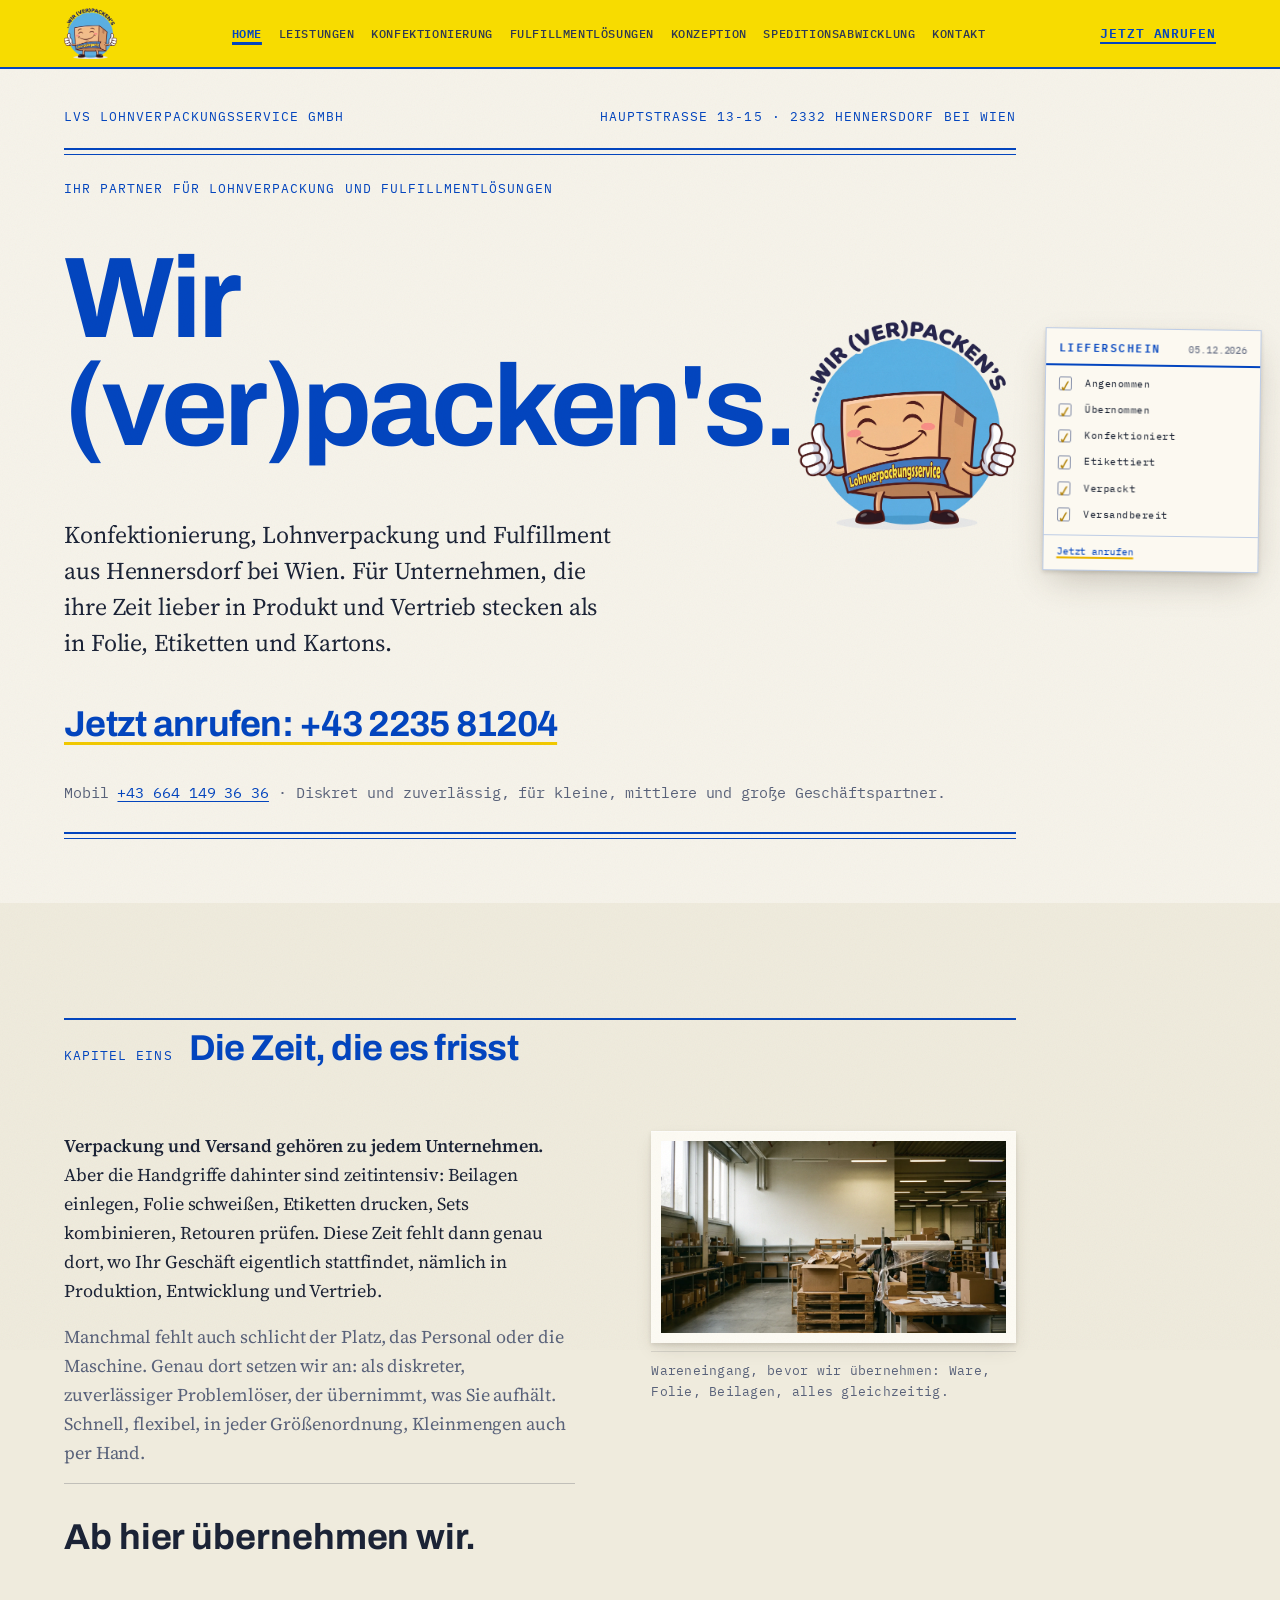
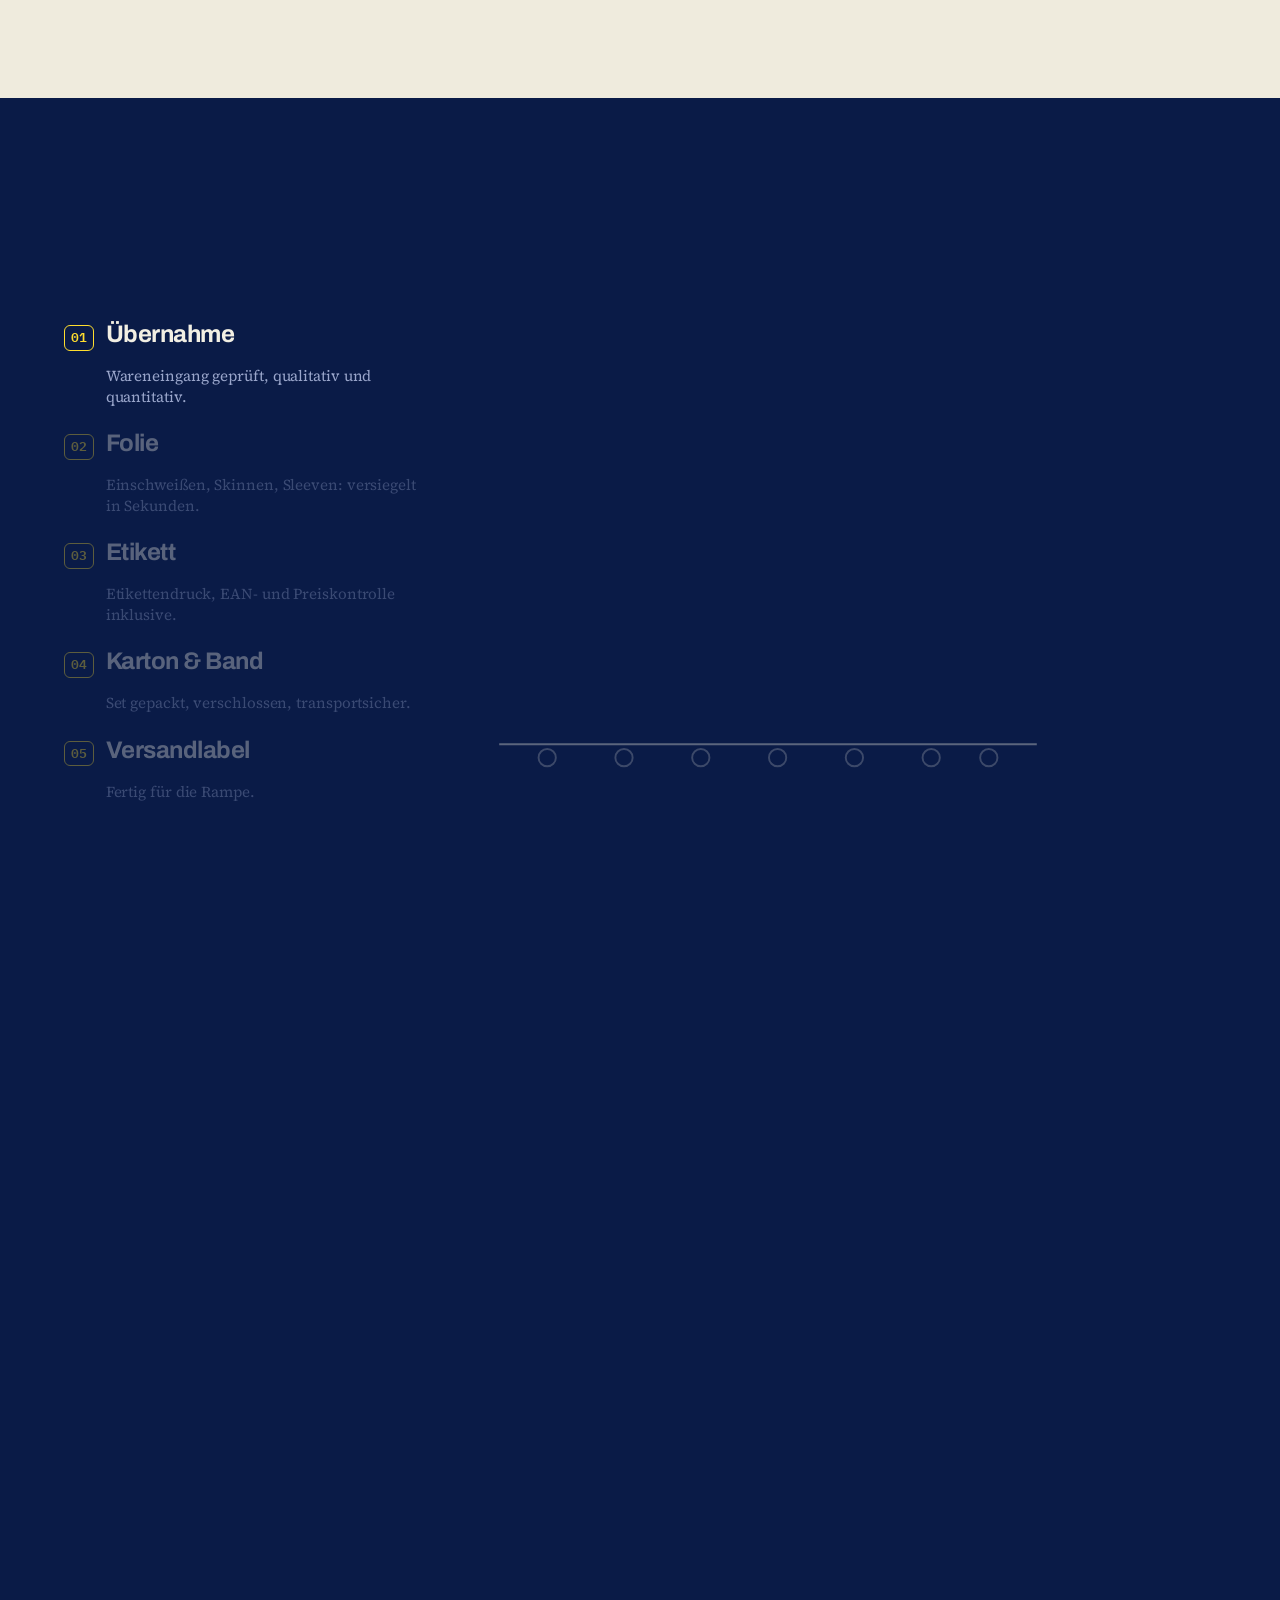
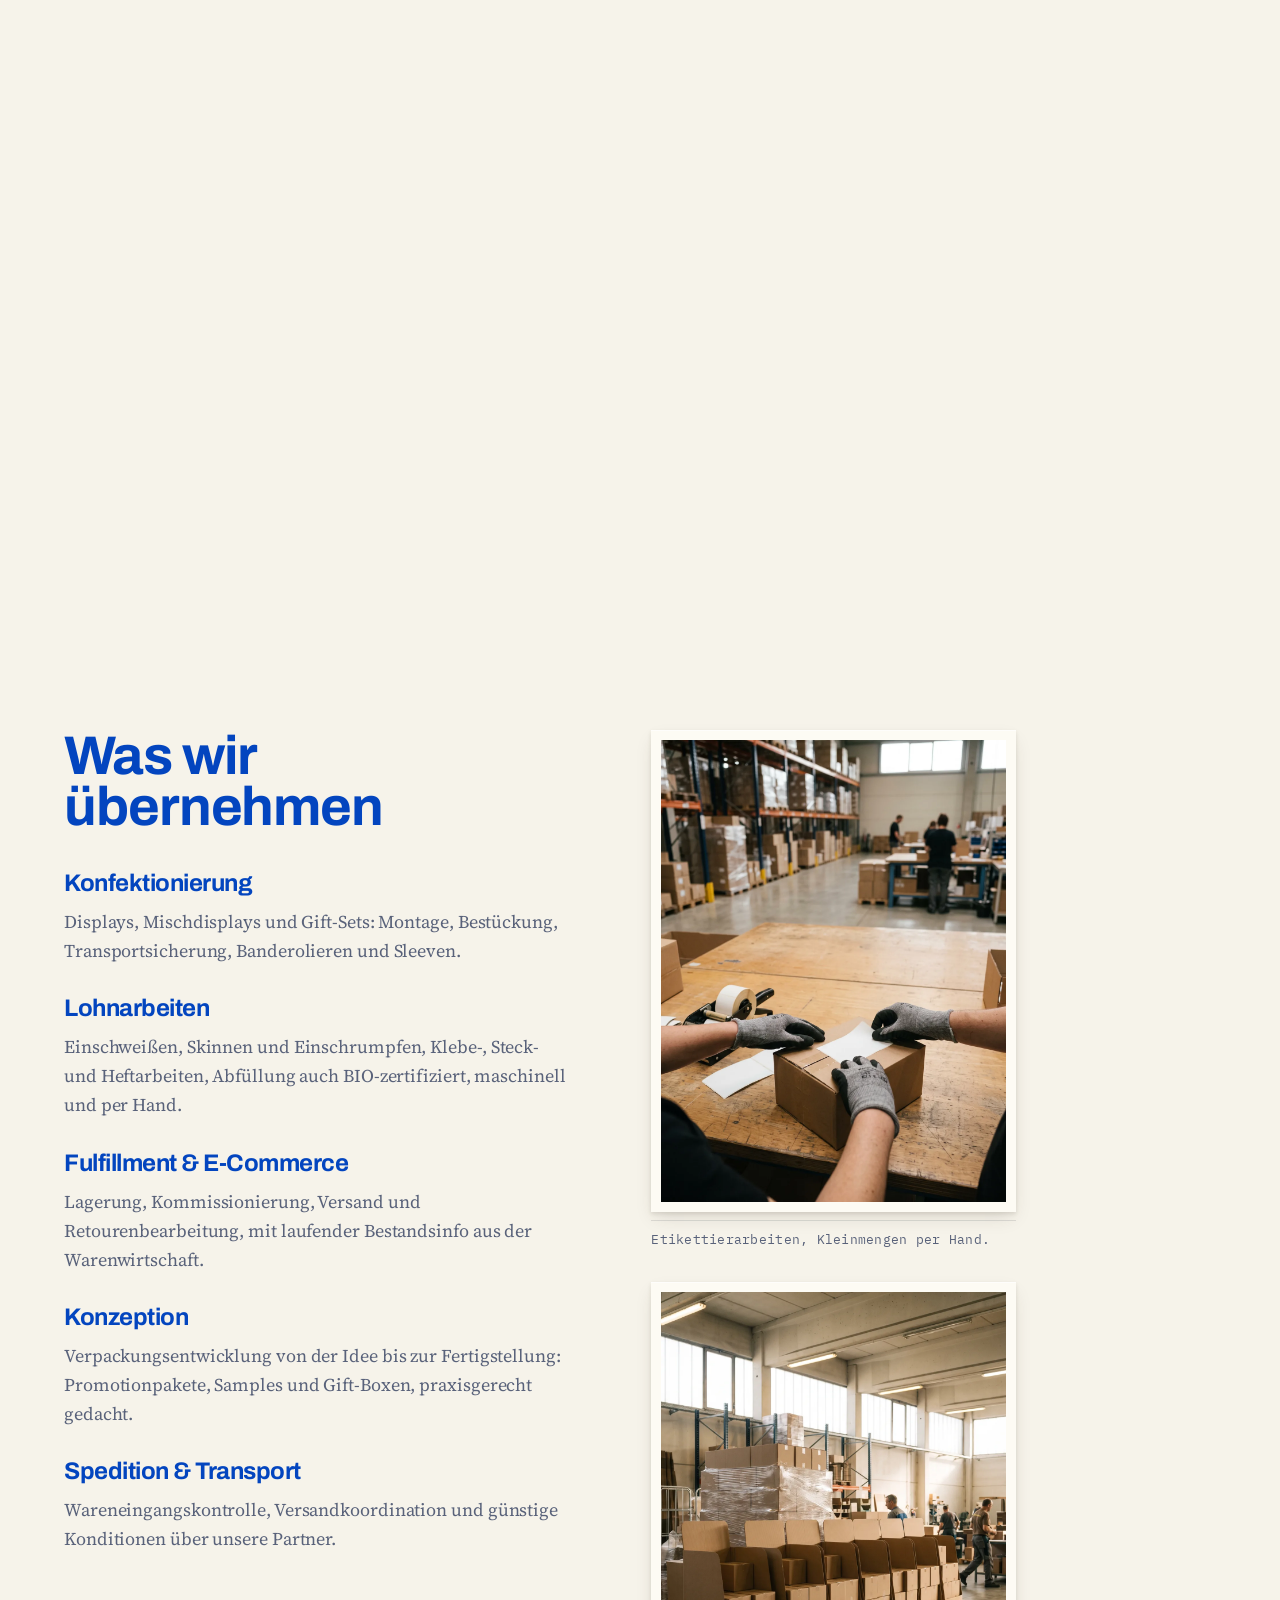
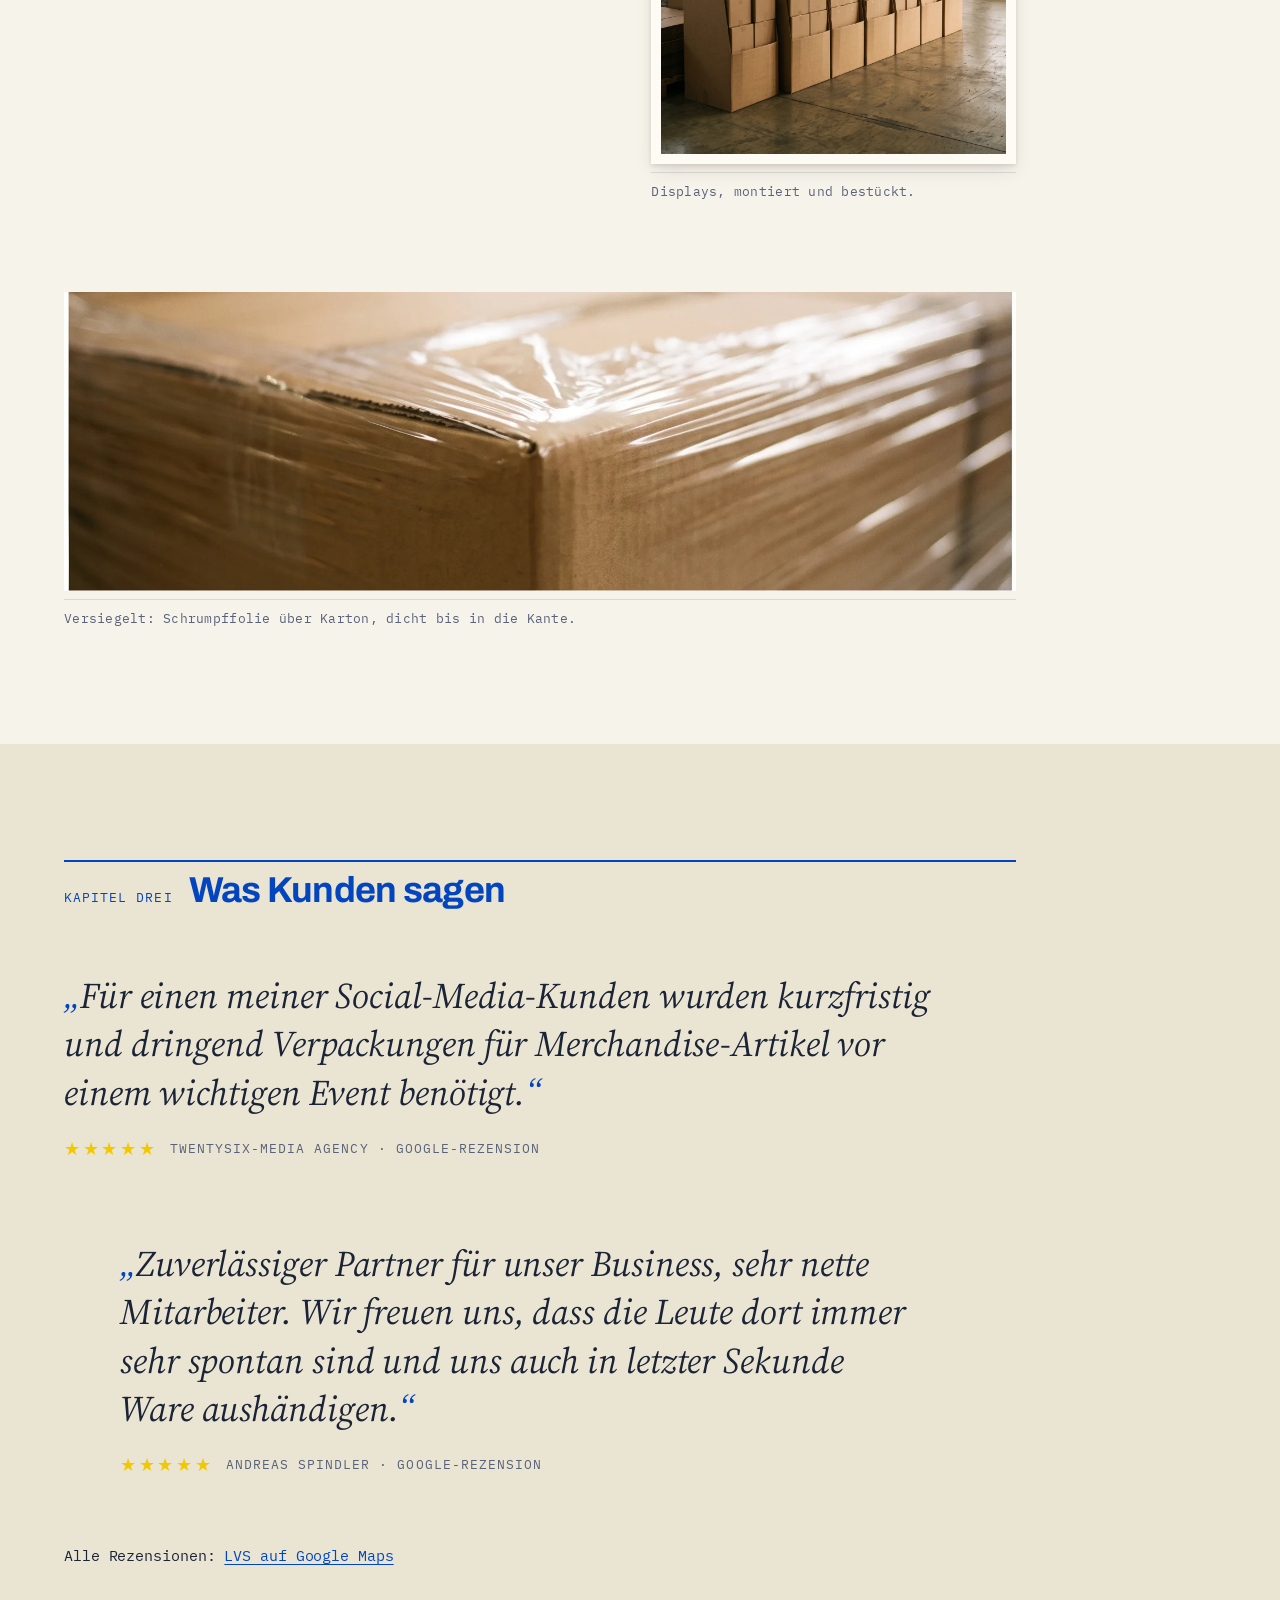
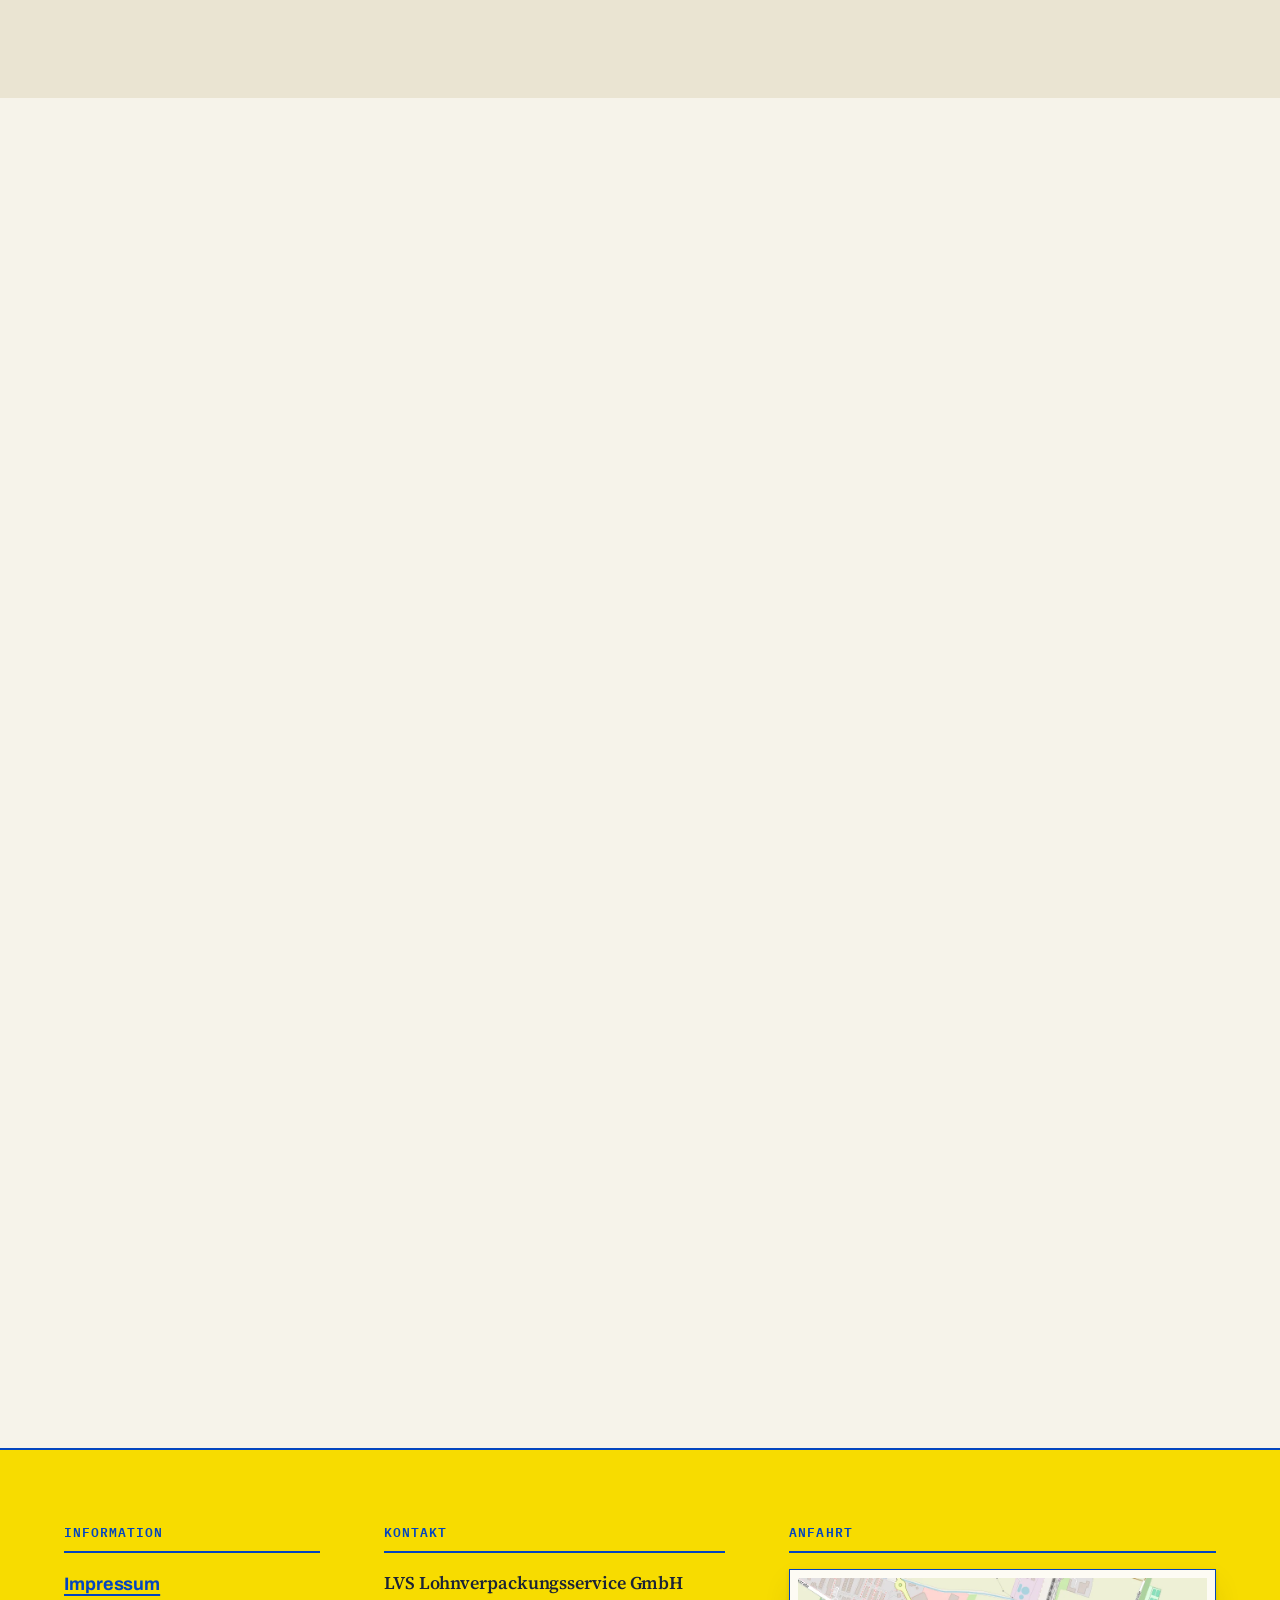
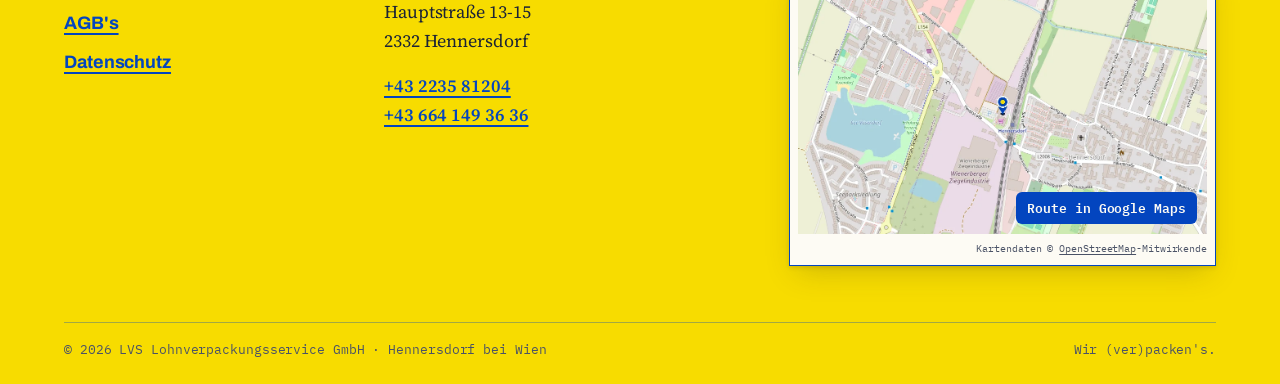
<file: index.html>
<!doctype html>
<html lang="de">
<head>
<meta charset="utf-8">
<meta name="viewport" content="width=device-width, initial-scale=1, viewport-fit=cover">
<title>LVS Lohnverpackungsservice · Konfektionierung &amp; Fulfillment, Hennersdorf bei Wien</title>
<meta name="description" content="Konfektionierung, Lohnverpackung und Fulfillment aus Hennersdorf bei Wien. LVS Lohnverpackungsservice GmbH: Wir (ver)packen's.">
<link rel="icon" type="image/png" sizes="32x32" href="assets/favicon-32.png">
<link rel="icon" type="image/png" sizes="192x192" href="assets/favicon-192.png">
<link rel="apple-touch-icon" href="assets/favicon-180.png">
<link rel="stylesheet" href="assets/fonts.css">
<link rel="stylesheet" href="scrollcraft.css">
<link rel="stylesheet" href="site.css?v=3">
<style>
  /* ================= Startseite (Tokens + gemeinsames Vokabular: site.css) == */

  /* ================= Titelseite ================= */
  .cover { min-height: calc(100svh - var(--hdr-h)); display: flex; flex-direction: column; justify-content: space-between; padding-block: var(--sc-5) var(--sc-8); }
  .cover__mast { display: grid; gap: var(--sc-2); }
  .cover__main { display: grid; grid-template-columns: minmax(0, 1fr) auto; gap: clamp(3rem, 8vw, 9rem); align-items: center; }
  .cover__logo { width: clamp(10rem, 17vw, 15rem); height: auto; justify-self: end; }
  .cover__body { display: grid; gap: var(--sc-6); max-width: 62rem; }
  .cover__body h1 { font-size: var(--sc-t-4xl); }
  .cover__stand { font-size: var(--sc-t-lg); line-height: 1.5; max-width: 46ch; color: var(--sc-ink); }
  .cover__foot { display: grid; gap: var(--sc-3); }
  .cover__alt { font-family: var(--sc-font-mono); font-size: var(--sc-t-sm); color: var(--sc-ink-soft); }
  .cover__alt a { color: var(--lvs-blue); }

  /* ================= Kapitel: Spreads ================= */
  .spread { display: grid; grid-template-columns: minmax(0, 7fr) minmax(0, 5fr); gap: clamp(2rem, 6vw, 6rem); align-items: start; }
  .spread--flip { grid-template-columns: minmax(0, 5fr) minmax(0, 7fr); }
  .prose { font-size: var(--sc-t-base); max-width: var(--sc-measure); }
  .prose p { margin: 0 0 var(--sc-4); color: var(--sc-ink); }
  .prose .quiet { color: var(--sc-ink-soft); }
  .turn {
    font-family: var(--sc-font-display); font-weight: 700;
    font-size: var(--sc-t-xl); color: var(--lvs-blue);
    border-top: 1px solid var(--sc-hairline-strong);
    padding-top: var(--sc-5); margin-top: var(--sc-6);
  }

  /* ================= Packstraße (Peak) ================= */
  .pack-stage { display: grid; align-content: center; }
  .pack-grid {
    width: 100%; max-width: var(--sc-maxw); margin-inline: auto; padding-inline: var(--sc-gutter);
    padding-block: calc(var(--hdr-h) + 1.5rem) 1.5rem;
    display: grid; grid-template-columns: minmax(15rem, 22rem) minmax(0, 1fr);
    gap: clamp(1.5rem, 5vw, 5rem); align-items: center; height: 100%;
  }
  .stations { display: grid; gap: clamp(0.8rem, 1.9vh, 1.4rem); align-content: center; }
  .station { display: grid; grid-template-columns: auto 1fr; gap: var(--sc-3); align-items: baseline; }
  .station__no {
    font-family: var(--sc-font-mono); font-size: var(--sc-t-xs); font-weight: 600;
    color: var(--sc-accent); border: 1px solid currentColor; border-radius: var(--sc-r-sm);
    padding: 0.1em 0.45em;
  }
  .station__name { font-family: var(--sc-font-display); font-weight: 700; font-size: var(--sc-t-lg); letter-spacing: var(--sc-track-snug); }
  .station__note { grid-column: 2; font-size: var(--sc-t-sm); line-height: 1.35; color: var(--sc-ink-soft); font-family: var(--sc-font-text); }
  .pack-close { margin-top: clamp(1rem, 2.6vh, 2rem); }
  .pack-close .sc-display { color: var(--sc-ink); font-size: var(--sc-t-xl); }

  /* Das Objekt: Montage unter dem Rad. Alle Fenster laufen über --sc-p. */
  .parcel-wrap { display: grid; place-items: center; }
  .parcel { width: min(50vw, 64vh, 38rem); aspect-ratio: 1; position: relative; }
  .parcel svg { width: 100%; height: 100%; overflow: visible; }

  #packstrasse {
    --p: var(--sc-p, 0);
    --arrive: clamp(0, (var(--p) - 0.015) * 6, 1);
    --foil:  clamp(0, (var(--p) - 0.16) * 6.5, 1);
    --lab:   clamp(0, (var(--p) - 0.38) * 7,   1);
    --boxf:  clamp(0, (var(--p) - 0.56) * 9,   1);
    --lid:   clamp(0, (var(--p) - 0.68) * 13,  1);
    --tape:  clamp(0, (var(--p) - 0.76) * 13,  1);
    --ship:  clamp(0, (var(--p) - 0.85) * 15,  1);
    --slide: calc(var(--p) * 3.5rem - 1.75rem);
  }
  .parcel__g { transform: translateX(var(--slide)); }
  .pk-foil    { opacity: var(--foil); }
  .pk-foil-gloss { transform: translateX(calc((1 - var(--foil)) * -140px)); opacity: calc(var(--foil) * 0.9); }
  .pk-label   { opacity: var(--lab); transform: translate(calc((1 - var(--lab)) * 90px), calc((1 - var(--lab)) * -14px)) rotate(calc((1 - var(--lab)) * 6deg)); }
  .pk-boxfront{ opacity: var(--boxf); transform: translateY(calc((1 - var(--boxf)) * 110px)); }
  .pk-lid     { opacity: var(--lid); transform: translateY(calc((1 - var(--lid)) * -90px)); }
  .pk-tape    { transform: scaleX(var(--tape)); transform-origin: 142px 224px; opacity: var(--tape); }
  .pk-ship    { opacity: var(--ship); transform: scale(calc(1.25 - var(--ship) * 0.25)) rotate(calc((1 - var(--ship)) * -5deg)); transform-origin: 300px 258px; }
  .pk-inner   {
    opacity: calc(var(--arrive) * (1 - var(--boxf) * 0.85));
    transform: translateX(calc((1 - var(--arrive)) * -150px));
  }
  .parcel [class^="pk-"] { will-change: transform, opacity; }

  /* Stationslicht aus demselben Takt */
  #packstrasse .station { opacity: 0.34; transition: opacity 200ms var(--sc-ease-out); }
  #packstrasse .station.is-on { opacity: 1; }

  /* ================= Betrieb ================= */
  .betrieb-grid {
    width: 100%; max-width: var(--sc-maxw); margin-inline: auto; padding-inline: var(--sc-gutter);
    display: grid; grid-template-columns: minmax(0, 7fr) minmax(0, 5fr);
    gap: clamp(2rem, 5vw, 5rem); align-items: center; height: 100%;
  }
  .betrieb-head { position: absolute; inset: 0 0 auto 0; padding-top: calc(var(--hdr-h) + var(--sc-4)); }
  .clipfig { position: relative; }
  .clipfig__frame { position: relative; aspect-ratio: 16 / 9; overflow: clip; background: var(--lvs-paper-2); box-shadow: var(--sc-e3); }
  .stat-stack { display: grid; gap: var(--sc-5); }
  .stat { border-top: 1px solid var(--sc-hairline-strong); padding-top: var(--sc-3); }
  .stat__num { font-family: var(--sc-font-display); font-weight: 800; font-size: var(--sc-t-3xl); line-height: 1; color: var(--lvs-blue); font-variant-numeric: tabular-nums; }
  .stat__label { font-family: var(--sc-font-mono); font-size: var(--sc-t-xs); text-transform: uppercase; letter-spacing: var(--sc-track-wide); color: var(--sc-ink-soft); margin-top: var(--sc-2); }
  .stat__line { font-size: var(--sc-t-base); color: var(--sc-ink); margin-top: var(--sc-1); }

  /* Leistungen */
  .leistungen { padding-block: var(--sc-6) var(--sc-section); }
  .svc-grid { display: grid; grid-template-columns: minmax(0, 7fr) minmax(0, 5fr); gap: clamp(2rem, 6vw, 6rem); }
  .svc dl { margin: 0; display: grid; gap: var(--sc-5); }
  .svc dt { font-family: var(--sc-font-display); font-weight: 700; font-size: var(--sc-t-lg); color: var(--lvs-blue); letter-spacing: var(--sc-track-snug); }
  .svc dd { margin: var(--sc-1) 0 0; color: var(--sc-ink-soft); max-width: 56ch; }
  .svc-figs { display: grid; gap: var(--sc-6); align-content: start; }
  .band { margin-top: clamp(3rem, 7vw, 6rem); }
  .band img { width: 100%; height: auto; }

  /* ================= Stimmen ================= */
  .quotes { display: grid; gap: clamp(3rem, 6vw, 5rem); }
  .quote { max-width: 56rem; }
  .quote--right { margin-left: auto; text-align: left; }
  .quote blockquote {
    margin: 0;
    font-family: var(--sc-font-text); font-style: italic; font-weight: 400;
    font-size: var(--sc-t-xl); line-height: 1.35; color: var(--sc-ink);
    text-wrap: pretty;
  }
  .quote blockquote::before { content: "„"; color: var(--lvs-blue); font-weight: 600; }
  .quote blockquote::after { content: "“"; color: var(--lvs-blue); font-weight: 600; }
  .quote figcaption { border: 0; padding: 0; margin-top: var(--sc-4); display: flex; gap: var(--sc-3); align-items: center; flex-wrap: wrap; }
  .stars { color: var(--sc-accent); letter-spacing: 0.15em; font-size: var(--sc-t-base); }
  .quote cite { font-style: normal; font-family: var(--sc-font-mono); font-size: var(--sc-t-xs); text-transform: uppercase; letter-spacing: var(--sc-track-wide); color: var(--sc-ink-soft); }
  .google-line { margin-top: clamp(2.5rem, 5vw, 4rem); font-family: var(--sc-font-mono); font-size: var(--sc-t-sm); }
  .google-line a { color: var(--lvs-blue); }

  /* ================= Schluss: Versandlabel ================= */
  .close-stage { display: grid; align-content: center; }
  .close-grid {
    width: 100%; max-width: var(--sc-maxw); margin-inline: auto; padding-inline: var(--sc-gutter);
    display: grid; grid-template-columns: minmax(0, 5fr) minmax(0, 6fr);
    gap: clamp(2rem, 6vw, 6rem); align-items: center;
  }
  .close-copy h2 { font-size: var(--sc-t-3xl); }
  .close-copy p { font-size: var(--sc-t-lg); color: var(--sc-ink); max-width: 40ch; }
  .label-card {
    background: var(--lvs-yellow); color: var(--lvs-blue);
    box-shadow: var(--sc-e3);
    padding: clamp(1.25rem, 3vw, 2.5rem);
    border: 1px solid var(--lvs-blue);
    display: grid; gap: var(--sc-4);
    position: relative;
    transform: rotate(-0.6deg);
  }
  .label-card__head { display: flex; justify-content: space-between; align-items: start; gap: var(--sc-4); border-bottom: 2px solid var(--lvs-blue); padding-bottom: var(--sc-3); }
  .label-card__head .name { font-family: var(--sc-font-display); font-weight: 800; font-size: var(--sc-t-lg); letter-spacing: var(--sc-track-snug); }
  .label-row { display: grid; grid-template-columns: 5.5rem 1fr; gap: var(--sc-3); font-family: var(--sc-font-mono); font-size: var(--sc-t-sm); align-items: baseline; }
  .label-row .k { font-size: var(--sc-t-xs); text-transform: uppercase; letter-spacing: var(--sc-track-wide); color: #4A5266; }
  .label-cta {
    font-family: var(--sc-font-display); font-weight: 800;
    font-size: clamp(1.4rem, 2.6vw, 2.1rem);
    color: var(--lvs-blue);
    text-decoration-thickness: 4px; text-decoration-color: var(--sc-accent); text-underline-offset: 0.18em;
    width: fit-content;
  }
  .label-cta:hover { text-decoration-color: var(--lvs-blue); }
  .label-cta:active { transform: translateY(1px); }
  .helmi-stamp {
    width: clamp(6rem, 9vw, 8rem); flex: none;
    display: grid; place-items: center; transform: rotate(3deg);
  }
  .helmi-stamp img { width: 100%; height: auto; }
  .barcode { height: 2.4rem; background: repeating-linear-gradient(90deg, var(--lvs-blue) 0 2px, transparent 2px 5px, var(--lvs-blue) 5px 8px, transparent 8px 10px, var(--lvs-blue) 10px 11px, transparent 11px 15px); opacity: 0.85; }

  /* ================= Der Lieferschein (Signature Move) ================= */
  .docket {
    position: fixed; top: 50%; right: clamp(0.6rem, 1.6vw, 1.6rem);
    transform: translateY(-50%) rotate(0.8deg);
    z-index: var(--sc-z-chrome);
    width: 13.5rem;
    background: #FCF9F1; color: #1C2434;
    box-shadow: 0 2px 4px hsl(38 30% 18% / 0.16), 0 14px 34px -8px hsl(38 30% 18% / 0.28);
    border: 1px solid rgba(3, 69, 191, 0.25);
    font-family: var(--sc-font-mono);
    transition: opacity 500ms var(--sc-ease-out), transform 500ms var(--sc-ease-out);
  }
  .docket--gone { opacity: 0; transform: translateY(-46%) rotate(2.5deg); pointer-events: none; }
  .docket__head { border-bottom: 2px solid #0345BF; padding: 0.55rem 0.8rem 0.45rem; color: #0345BF; display: flex; justify-content: space-between; align-items: baseline; }
  .docket__title { font-size: 0.66rem; font-weight: 600; letter-spacing: 0.14em; }
  .docket__date { font-size: 0.6rem; color: #59627A; }
  .docket__list { list-style: none; margin: 0; padding: 0.35rem 0 0.45rem; }
  .docket__list a {
    display: grid; grid-template-columns: 1.15rem 1fr; gap: 0.5rem; align-items: center;
    padding: 0.3rem 0.8rem; font-size: 0.64rem; letter-spacing: 0.05em;
    text-decoration: none; color: #59627A;
  }
  .docket__list a:hover { color: #0345BF; }
  .docket__box { width: 0.85rem; height: 0.85rem; border: 1px solid #8A93AC; border-radius: 2px; display: grid; place-items: center; position: relative; }
  .docket__tick {
    position: absolute; inset: -0.34rem; display: grid; place-items: center;
    color: #B07E00; font-size: 0.98rem; font-weight: 600;
    opacity: 0; transform: scale(1.7) rotate(-14deg);
  }
  .is-stamped .docket__tick { opacity: 1; transform: scale(1) rotate(-8deg); transition: opacity 160ms var(--sc-ease-out), transform 260ms var(--sc-ease-out); }
  .is-stamped { color: #1C2434 !important; }
  .docket__tel { display: block; border-top: 1px solid rgba(3,69,191,0.25); padding: 0.5rem 0.8rem 0.55rem; font-size: 0.64rem; color: #0345BF; text-decoration-thickness: 2px; text-decoration-color: #E9B400; text-underline-offset: 0.2em; }

  /* ================= Responsiv ================= */
  @media (min-width: 961px) {
    :root { --chrome-r: 12.5rem; }
    .sc-wrap, .pack-grid, .betrieb-grid, .close-grid {
      padding-right: calc(var(--sc-gutter) + var(--chrome-r));
    }
  }
  @media (max-width: 1180px) {
    .docket { width: 11.5rem; }
  }
  @media (max-width: 960px) {
    .docket {
      top: auto; bottom: 0; right: 0; left: 0; width: auto;
      transform: none; border: 0; border-top: 1px solid rgba(3,69,191,0.3);
      display: flex; align-items: center; gap: 0.25rem;
    }
    .docket--gone { transform: translateY(100%); }
    .docket__head { border: 0; padding: 0.5rem 0.6rem; }
    .docket__date { display: none; }
    .docket__list { display: flex; flex: 1; padding: 0; justify-content: space-evenly; }
    .docket__list a { padding: 0.5rem 0.2rem; grid-template-columns: auto; }
    .docket__list .docket__name { display: none; }
    .docket__tel { border: 0; padding: 0.5rem 0.8rem; white-space: nowrap; }
    main { padding-bottom: 3rem; }
  }
  @media (max-width: 860px) {
    .cover__body h1 { font-size: var(--sc-t-2xl); }
    .cover__main { grid-template-columns: 1fr; }
    .cover__logo { width: 9rem; justify-self: start; order: -1; }
    .spread, .spread--flip, .svc-grid, .betrieb-grid, .close-grid { grid-template-columns: 1fr; }

    /* Betrieb: echte Handys haben weniger svh als der Test-Browser. Kopf in den
       Fluss, alles kompakt, damit die gepinnte Bühne nie clippt. */
    .betrieb-head { position: static; inset: auto; padding-top: calc(var(--hdr-h) + 0.75rem); margin-bottom: 0.5rem; }
    .betrieb-head .intertitle h2 { font-size: var(--sc-t-lg); }
    .betrieb-grid { height: auto; gap: 0.9rem; }
    .clipfig__frame { max-width: 84vw; }
    .clipfig figcaption { display: none; }
    .stat-stack { gap: 0.8rem; }
    .stat { padding-top: 0.5rem; }
    .stat__num { font-size: var(--sc-t-2xl); }
    .stat__line { font-size: var(--sc-t-sm); margin-top: 0.1rem; }

    /* Packstraße: gleiche Budget-Rechnung */
    .pack-grid { grid-template-columns: 1fr; align-content: center; gap: 0.75rem; padding-block: calc(var(--hdr-h) + 0.75rem) 0.75rem; }
    .parcel { width: min(64vw, 34vh); margin-inline: auto; }
    .stations { gap: 0.5rem; }
    .station__note { display: none; }
    .station__name { font-size: var(--sc-t-base); }
    .pack-close { margin-top: 0.75rem; }
    .pack-close .sc-display { font-size: var(--sc-t-lg); }

    /* Schluss kompakt */
    .close-copy h2 { font-size: var(--sc-t-2xl); }
    .close-copy p { font-size: var(--sc-t-base); }
    .close-grid { gap: 1.25rem; }
    .label-card { gap: 0.8rem; }

    .quote--right { margin-left: 0; }
  }

  /* ================= Reduzierte Bewegung ================= */
  @media (prefers-reduced-motion: reduce) {
    #packstrasse { --arrive: 1; --foil: 1; --lab: 1; --boxf: 1; --lid: 1; --tape: 1; --ship: 1; --slide: 0px; }
    #packstrasse .station { opacity: 1; }
    .parcel [class^="pk-"] { transform: none !important; }
  }
</style>
</head>
<body>

<div class="sc-grain" aria-hidden="true"></div>

<header class="site-head">
  <a class="site-head__brand" href="index.html">
    <img src="assets/logo.webp" width="1100" height="1058" alt="">
    <span>LVS Lohnverpackungsservice</span>
  </a>
  <nav class="site-head__nav" aria-label="Hauptnavigation">
    <a href="index.html" aria-current="page">Home</a>
    <a href="leistungen.html">Leistungen</a>
    <a href="konfektionierung.html">Konfektionierung</a>
    <a href="fulfillmentloesungen.html">Fulfillmentlösungen</a>
    <a href="konzeption.html">Konzeption</a>
    <a href="speditionsabwicklung.html">Speditionsabwicklung</a>
    <a href="kontakt.html">Kontakt</a>
  </nav>
  <a class="site-head__tel" href="tel:+43223581204">Jetzt anrufen</a>
</header>

<!-- Der Lieferschein: Signatur-Chrome. Stempelt Stationen ab, springt Kapitel an. -->
<aside class="docket" id="docket" aria-label="Lieferschein: Fortschritt und Kapitelnavigation">
  <div class="docket__head">
    <span class="docket__title">LIEFERSCHEIN</span>
    <span class="docket__date" id="docket-date"></span>
  </div>
  <ol class="docket__list">
    <li><a href="#start" data-station="1"><span class="docket__box"><span class="docket__tick">✓</span></span><span class="docket__name">Angenommen</span></a></li>
    <li><a href="#problem" data-station="2"><span class="docket__box"><span class="docket__tick">✓</span></span><span class="docket__name">Übernommen</span></a></li>
    <li><a href="#packstrasse" data-station="3"><span class="docket__box"><span class="docket__tick">✓</span></span><span class="docket__name">Konfektioniert</span></a></li>
    <li><a href="#packstrasse" data-station="4"><span class="docket__box"><span class="docket__tick">✓</span></span><span class="docket__name">Etikettiert</span></a></li>
    <li><a href="#betrieb" data-station="5"><span class="docket__box"><span class="docket__tick">✓</span></span><span class="docket__name">Verpackt</span></a></li>
    <li><a href="#kontakt" data-station="6"><span class="docket__box"><span class="docket__tick">✓</span></span><span class="docket__name">Versandbereit</span></a></li>
  </ol>
  <a class="docket__tel" href="tel:+43223581204">Jetzt anrufen</a>
</aside>

<main id="top">

  <!-- ============ TITELSEITE ============ -->
  <section id="start" class="ch ch--paper">
    <div class="sc-wrap cover">
      <header class="cover__mast" data-sc-in>
        <p class="folio"><span>LVS Lohnverpackungsservice GmbH</span><span>Hauptstraße 13-15 · 2332 Hennersdorf bei Wien</span></p>
        <div class="rule-double" aria-hidden="true"></div>
      </header>
      <div class="cover__main">
        <div class="cover__body" data-sc-in data-sc-stagger="90">
          <p class="sc-label" style="color: var(--lvs-blue);">Ihr Partner für Lohnverpackung und Fulfillmentlösungen</p>
          <h1 class="sc-display sc-display--xl">Wir (ver)packen's.</h1>
          <p class="cover__stand">Konfektionierung, Lohnverpackung und Fulfillment aus Hennersdorf bei Wien. Für Unternehmen, die ihre Zeit lieber in Produkt und Vertrieb stecken als in Folie, Etiketten und Kartons.</p>
        </div>
        <img class="cover__logo" data-sc-in src="assets/logo.webp" width="1100" height="1058" alt="LVS-Logo: Helmi, der lachende Karton mit zwei Daumen hoch, darüber der Schriftzug Wir (ver)packen's">
      </div>
      <footer class="cover__foot" data-sc-in>
        <a class="cta-line" href="tel:+43223581204">Jetzt anrufen: +43 2235 81204</a>
        <p class="cover__alt">Mobil <a href="tel:+436641493636">+43 664 149 36 36</a> · Diskret und zuverlässig, für kleine, mittlere und große Geschäftspartner.</p>
        <div class="rule-double" aria-hidden="true"></div>
      </footer>
    </div>
  </section>

  <!-- ============ KAPITEL: DAS PROBLEM ============ -->
  <section id="problem" class="ch ch--paper2 sc-section">
    <div class="sc-wrap">
      <div class="intertitle" data-sc-in>
        <span class="sc-label">Kapitel eins</span>
        <h2 class="sc-display">Die Zeit, die es frisst</h2>
      </div>
      <div class="spread">
        <div class="prose" data-sc-in data-sc-stagger="80">
          <p><strong>Verpackung und Versand gehören zu jedem Unternehmen.</strong> Aber die Handgriffe dahinter sind zeitintensiv: Beilagen einlegen, Folie schweißen, Etiketten drucken, Sets kombinieren, Retouren prüfen. Diese Zeit fehlt dann genau dort, wo Ihr Geschäft eigentlich stattfindet, nämlich in Produktion, Entwicklung und Vertrieb.</p>
          <p class="quiet">Manchmal fehlt auch schlicht der Platz, das Personal oder die Maschine. Genau dort setzen wir an: als diskreter, zuverlässiger Problemlöser, der übernimmt, was Sie aufhält. Schnell, flexibel, in jeder Größenordnung, Kleinmengen auch per Hand.</p>
          <p class="turn">Ab hier übernehmen wir.</p>
        </div>
        <figure data-sc-reveal="up" data-sc-reveal-at="0.1 0.45">
          <div class="fig-frame">
            <img src="assets/chaos.webp" width="1920" height="1072" alt="Wareneingang mit offenen Kartons, Folienrollen und Beilagen auf Paletten und Werktischen">
          </div>
          <figcaption>Wareneingang, bevor wir übernehmen: Ware, Folie, Beilagen, alles gleichzeitig.</figcaption>
        </figure>
      </div>
    </div>
  </section>

  <!-- ============ PEAK: DIE PACKSTRASSE ============ -->
  <section id="packstrasse" class="ch ch--dark" data-sc-act="pin" data-sc-span="3.6">
    <div data-sc-stage class="pack-stage">
      <div class="pack-grid">
        <div class="stations">
          <p class="sc-label" style="color: var(--sc-accent);" data-sc-cue="0 1 0 0.08" data-sc-rise="0">Die Packstraße</p>
          <div class="station" data-on="0"><span class="station__no">01</span><span class="station__name">Übernahme</span><span class="station__note">Wareneingang geprüft, qualitativ und quantitativ.</span></div>
          <div class="station" data-on="0.16"><span class="station__no">02</span><span class="station__name">Folie</span><span class="station__note">Einschweißen, Skinnen, Sleeven: versiegelt in Sekunden.</span></div>
          <div class="station" data-on="0.38"><span class="station__no">03</span><span class="station__name">Etikett</span><span class="station__note">Etikettendruck, EAN- und Preiskontrolle inklusive.</span></div>
          <div class="station" data-on="0.56"><span class="station__no">04</span><span class="station__name">Karton &amp; Band</span><span class="station__note">Set gepackt, verschlossen, transportsicher.</span></div>
          <div class="station" data-on="0.85"><span class="station__no">05</span><span class="station__name">Versandlabel</span><span class="station__note">Fertig für die Rampe.</span></div>
          <div class="pack-close" data-sc-cue="0.66 1 0.12 0.28">
            <h2 class="sc-display sc-display--md">Aus Ihrer Ware wird ein fertiges Produkt.</h2>
          </div>
        </div>
        <div class="parcel-wrap">
          <div class="parcel" role="img" aria-label="Illustration: Ein Produktstapel wird Schritt für Schritt foliert, etikettiert, verpackt und mit Versandlabel versehen">
            <svg viewBox="0 0 600 600" fill="none" xmlns="http://www.w3.org/2000/svg" aria-hidden="true">
              <!-- Rollenbahn -->
              <line x1="20" y1="470" x2="580" y2="470" stroke="currentColor" stroke-opacity="0.35" stroke-width="2"/>
              <g stroke="currentColor" stroke-opacity="0.22" stroke-width="2">
                <circle cx="70" cy="484" r="9"/><circle cx="150" cy="484" r="9"/><circle cx="230" cy="484" r="9"/>
                <circle cx="310" cy="484" r="9"/><circle cx="390" cy="484" r="9"/><circle cx="470" cy="484" r="9"/><circle cx="530" cy="484" r="9"/>
              </g>
              <g class="parcel__g">
                <!-- Produktstapel (immer da: der Grund des Akts) -->
                <g class="pk-inner">
                  <rect x="190" y="330" width="110" height="130" rx="6" fill="#C79A5F"/>
                  <rect x="300" y="330" width="110" height="130" rx="6" fill="#B8894E"/>
                  <rect x="228" y="220" width="140" height="110" rx="6" fill="#D2A76C"/>
                  <path d="M190 360h110M300 360h110M228 250h140" stroke="#8A6234" stroke-width="3"/>
                  <!-- Folie -->
                  <g class="pk-foil">
                    <rect x="180" y="210" width="240" height="260" rx="10" fill="#FFFFFF" fill-opacity="0.14" stroke="#FFFFFF" stroke-opacity="0.55" stroke-width="2"/>
                    <path class="pk-foil-gloss" d="M225 210 L275 210 L235 470 L185 470 Z" fill="#FFFFFF" fill-opacity="0.18"/>
                  </g>
                  <!-- Etikett -->
                  <g class="pk-label">
                    <rect x="255" y="280" width="120" height="74" rx="4" fill="#FCF9F1"/>
                    <path d="M268 298h94M268 314h94M268 330h60" stroke="#0345BF" stroke-width="5" stroke-linecap="round"/>
                  </g>
                </g>
                <!-- Karton -->
                <g class="pk-boxfront">
                  <rect x="150" y="230" width="300" height="240" rx="8" fill="#C79A5F"/>
                  <path d="M150 260h300" stroke="#8A6234" stroke-width="3"/>
                  <path d="M300 260v210" stroke="#8A6234" stroke-width="2" stroke-opacity="0.5"/>
                </g>
                <g class="pk-lid">
                  <path d="M142 236 L300 196 L458 236 L300 262 Z" fill="#D2A76C" stroke="#8A6234" stroke-width="2"/>
                </g>
                <g class="pk-tape">
                  <rect x="142" y="212" width="316" height="24" rx="4" fill="#FFDE2E" transform="rotate(-6.5 300 224)"/>
                </g>
                <!-- Versandlabel -->
                <g class="pk-ship">
                  <rect x="220" y="300" width="160" height="96" rx="4" fill="#FCF9F1" stroke="#0345BF" stroke-width="2"/>
                  <path d="M236 322h128M236 338h128M236 354h84" stroke="#0345BF" stroke-width="5" stroke-linecap="round"/>
                  <path d="M236 376h4v12h-4zM244 376h2v12h-2zM250 376h5v12h-5zM259 376h2v12h-2zM265 376h3v12h-3zM272 376h6v12h-6zM282 376h2v12h-2zM288 376h4v12h-4zM296 376h2v12h-2zM302 376h5v12h-5zM311 376h3v12h-3zM318 376h6v12h-6zM328 376h2v12h-2zM334 376h4v12h-4z" fill="#0345BF"/>
                </g>
              </g>
            </svg>
          </div>
        </div>
      </div>
    </div>
  </section>

  <!-- ============ KAPITEL: DER BETRIEB ============ -->
  <section id="betrieb" class="ch ch--paper" data-sc-act="scrub" data-sc-span="2.4">
    <div data-sc-stage>
      <div class="betrieb-head sc-wrap">
        <div class="intertitle" style="margin-bottom: 0;" data-sc-cue="0 1 0 0.1" data-sc-rise="0">
          <span class="sc-label">Kapitel zwei</span>
          <h2 class="sc-display">Der Betrieb dahinter</h2>
        </div>
      </div>
      <div class="betrieb-grid">
        <figure class="clipfig" data-sc-cue="0 1 0 0.08" data-sc-rise="0">
          <div class="clipfig__frame">
            <img class="sc-stage__poster" src="assets/lager-poster.webp" width="1280" height="720" alt="Leere Gasse eines Palettenregallagers mit folierten Paletten auf beiden Seiten">
            <video data-sc-scrub data-sc-src="assets/lager.mp4" data-sc-src-mobile="assets/lager-m.mp4" muted playsinline></video>
          </div>
          <figcaption>Palettenregallager, Hennersdorf bei Wien.</figcaption>
        </figure>
        <div class="stat-stack">
          <div class="stat" data-sc-cue="0.1 1 0 0.1" data-sc-rise="0">
            <p class="stat__num"><span id="count-stellplaetze">0</span></p>
            <p class="stat__label">Palettenstellplätze</p>
            <p class="stat__line">Regallager, berechnet nach Ihrem monatlichen Bedarf.</p>
          </div>
          <div class="stat" data-sc-cue="0.22 0.95">
            <p class="stat__label">Kleinteilelager</p>
            <p class="stat__line">Für 5 bis 1.000 Positionen und mehr, kommissioniert auf Abruf.</p>
          </div>
          <div class="stat" data-sc-cue="0.34 1 0.3 0.1">
            <p class="stat__label">EDV-Warenwirtschaft</p>
            <p class="stat__line">Inventur und Warenkontrolle, Ihr Bestand jederzeit aktuell. Abfüllung auch BIO-zertifiziert.</p>
          </div>
        </div>
      </div>
    </div>
  </section>

  <!-- Leistungen: das Spektrum, kompakt gesetzt -->
  <section id="leistungen" class="ch ch--paper leistungen">
    <div class="sc-wrap">
      <div class="svc-grid">
        <div class="svc" data-sc-in data-sc-stagger="60">
          <h3 class="sc-display sc-display--md" style="margin-bottom: var(--sc-6);">Was wir übernehmen</h3>
          <dl>
            <div><dt>Konfektionierung</dt><dd>Displays, Mischdisplays und Gift-Sets: Montage, Bestückung, Transportsicherung, Banderolieren und Sleeven.</dd></div>
            <div><dt>Lohnarbeiten</dt><dd>Einschweißen, Skinnen und Einschrumpfen, Klebe-, Steck- und Heftarbeiten, Abfüllung auch BIO-zertifiziert, maschinell und per Hand.</dd></div>
            <div><dt>Fulfillment &amp; E-Commerce</dt><dd>Lagerung, Kommissionierung, Versand und Retourenbearbeitung, mit laufender Bestandsinfo aus der Warenwirtschaft.</dd></div>
            <div><dt>Konzeption</dt><dd>Verpackungsentwicklung von der Idee bis zur Fertigstellung: Promotionpakete, Samples und Gift-Boxen, praxisgerecht gedacht.</dd></div>
            <div><dt>Spedition &amp; Transport</dt><dd>Wareneingangskontrolle, Versandkoordination und günstige Konditionen über unsere Partner.</dd></div>
          </dl>
        </div>
        <div class="svc-figs">
          <figure data-sc-reveal="up" data-sc-reveal-at="0.05 0.4">
            <div class="fig-frame"><img src="assets/hands.webp" width="1200" height="1607" alt="Zwei Hände in Arbeitshandschuhen kleben ein Etikett auf einen kleinen Karton"></div>
            <figcaption>Etikettierarbeiten, Kleinmengen per Hand.</figcaption>
          </figure>
          <figure data-sc-reveal="up" data-sc-reveal-at="0.05 0.4">
            <div class="fig-frame"><img src="assets/displays.webp" width="1200" height="1607" alt="Fertig bestückte Kartondisplays in einer Reihe auf dem Hallenboden"></div>
            <figcaption>Displays, montiert und bestückt.</figcaption>
          </figure>
        </div>
      </div>
      <figure class="band" data-sc-in>
        <img src="assets/foil.webp" width="1800" height="565" alt="Nahaufnahme von straff gespannter Schrumpffolie über einer Kartonkante">
        <figcaption>Versiegelt: Schrumpffolie über Karton, dicht bis in die Kante.</figcaption>
      </figure>
    </div>
  </section>

  <!-- ============ KAPITEL: STIMMEN ============ -->
  <section id="stimmen" class="ch ch--paper3 sc-section">
    <div class="sc-wrap">
      <div class="intertitle" data-sc-in>
        <span class="sc-label">Kapitel drei</span>
        <h2 class="sc-display">Was Kunden sagen</h2>
      </div>
      <div class="quotes">
        <figure class="quote" data-sc-in>
          <blockquote>Für einen meiner Social-Media-Kunden wurden kurzfristig und dringend Verpackungen für Merchandise-Artikel vor einem wichtigen Event benötigt.</blockquote>
          <figcaption>
            <span class="stars" aria-label="5 von 5 Sternen">★★★★★</span>
            <cite>Twentysix-Media Agency · Google-Rezension</cite>
          </figcaption>
        </figure>
        <figure class="quote quote--right" data-sc-in>
          <blockquote>Zuverlässiger Partner für unser Business, sehr nette Mitarbeiter. Wir freuen uns, dass die Leute dort immer sehr spontan sind und uns auch in letzter Sekunde Ware aushändigen.</blockquote>
          <figcaption>
            <span class="stars" aria-label="5 von 5 Sternen">★★★★★</span>
            <cite>Andreas Spindler · Google-Rezension</cite>
          </figcaption>
        </figure>
      </div>
      <p class="google-line" data-sc-in>Alle Rezensionen: <a href="https://maps.app.goo.gl/fFtZ2HsNawn8JC3C9" rel="noopener" target="_blank">LVS auf Google Maps</a></p>
    </div>
  </section>

  <!-- ============ SCHLUSS: VERSANDBEREIT ============ -->
  <section id="kontakt" class="ch ch--paper" data-sc-act="pin" data-sc-span="1.5">
    <div data-sc-stage class="close-stage">
      <div class="close-grid" data-sc-cue="0 1 0 0" data-sc-rise="0">
        <div class="close-copy">
          <h2 class="sc-display">Versandbereit.</h2>
          <p>Sagen Sie uns, was zu packen ist. Ein Anruf genügt, den Rest übernehmen wir.</p>
        </div>
        <div class="label-card" id="label-card">
          <div class="label-card__head">
            <div>
              <p class="sc-label" style="color: var(--sc-ink-soft); margin: 0 0 0.3rem;">Versandlabel</p>
              <p class="name" style="margin: 0;">LVS Lohnverpackungsservice GmbH</p>
            </div>
            <span class="helmi-stamp"><img src="assets/logo.webp" width="1100" height="1058" alt="LVS-Logo: Helmi, der lachende Karton, darüber der Schriftzug Wir (ver)packen's"></span>
          </div>
          <div class="label-row"><span class="k">Von</span><span>Hauptstraße 13-15, 2332 Hennersdorf bei Wien</span></div>
          <div class="label-row"><span class="k">An</span><span>Ihr nächstes Projekt</span></div>
          <div class="label-row"><span class="k">Kontakt</span><span>Tel +43 2235 81204 · Mobil +43 664 149 36 36</span></div>
          <a class="label-cta" href="tel:+43223581204">Jetzt anrufen</a>
          <div class="barcode" aria-hidden="true"></div>
        </div>
      </div>
    </div>
  </section>

</main>

<footer class="site-footer">
  <div class="site-footer__grid">
    <section>
      <h2>Information</h2>
      <ul class="foot-links">
        <li><a href="impressum.html">Impressum</a></li>
        <li><a href="agb.html">AGB's</a></li>
        <li><a href="datenschutz.html">Datenschutz</a></li>
      </ul>
    </section>
    <section>
      <h2>Kontakt</h2>
      <p class="foot-contact"><strong>LVS Lohnverpackungsservice GmbH</strong><br>Hauptstraße 13-15<br>2332 Hennersdorf</p>
      <p class="foot-contact"><a href="tel:+43223581204">+43 2235 81204</a><br><a href="tel:+436641493636">+43 664 149 36 36</a></p>
    </section>
    <section>
      <h2>Anfahrt</h2>
      <div class="map-frame">
        <a class="map-still" href="https://maps.app.goo.gl/fFtZ2HsNawn8JC3C9" rel="noopener" target="_blank">
          <img src="assets/karte.webp" width="1000" height="625" style="width:100%;height:auto;aspect-ratio:1000/625;object-fit:cover" alt="Karte: LVS Lohnverpackungsservice, Hauptstraße 13-15, 2332 Hennersdorf" loading="lazy">
          <span>Route in Google Maps</span>
        </a>
        <p class="map-attrib">Kartendaten © <a href="https://www.openstreetmap.org/copyright" rel="noopener" target="_blank">OpenStreetMap</a>-Mitwirkende</p>
      </div>
    </section>
  </div>
  <p class="site-footer__bottom"><span>© 2026 LVS Lohnverpackungsservice GmbH · Hennersdorf bei Wien</span><span>Wir (ver)packen's.</span></p>
</footer>

<script src="site.js"></script>
<script src="scrollcraft.js"></script>
<script>
ScrollCraft.mount(document.body);

/* ============ Bespoke: Lieferschein + Packstraße + Zähler ============
   Alles hier liest nur --sc-p und Scrollpositionen. Die Engine bleibt unberührt. */
(function () {
  var reduce = window.matchMedia('(prefers-reduced-motion: reduce)').matches;
  var docket = document.getElementById('docket');
  var rows = {};
  docket.querySelectorAll('[data-station]').forEach(function (a) { rows[a.getAttribute('data-station')] = a; });

  document.getElementById('docket-date').textContent =
    new Date().toLocaleDateString('de-AT', { day: '2-digit', month: '2-digit', year: 'numeric' });

  var stamped = {};
  function stamp(n) {
    if (stamped[n]) return;
    stamped[n] = true;
    var a = rows[n];
    if (a) a.classList.add('is-stamped');
  }

  var pack = document.getElementById('packstrasse');
  var problem = document.getElementById('problem');
  var betrieb = document.getElementById('betrieb');
  var kontakt = document.getElementById('kontakt');
  var stations = pack.querySelectorAll('.station');
  var countEl = document.getElementById('count-stellplaetze');
  var fmt = new Intl.NumberFormat('de-AT');
  var countShown = null;

  function p(el) {
    var v = parseFloat(getComputedStyle(el).getPropertyValue('--sc-p'));
    return isNaN(v) ? 0 : v;
  }

  function frame() {
    var pp = p(pack);
    stations.forEach(function (s) {
      s.classList.toggle('is-on', pp >= parseFloat(s.getAttribute('data-on')) - 0.02);
    });
    if (pp >= 0.34) stamp(3);
    if (pp >= 0.54) stamp(4);
    if (pp >= 0.84) stamp(5);

    var rp = problem.getBoundingClientRect();
    if (rp.bottom < window.innerHeight * 0.55) stamp(2);

    /* Zähler: echte Zahl, deutsches Format, läuft über den Akt-Fortschritt */
    var bp = p(betrieb);
    var t = Math.max(0, Math.min(1, (bp - 0.06) / 0.42));
    var eased = 1 - Math.pow(1 - t, 3);
    var val = Math.round(3000 * (reduce ? 1 : eased));
    if (val !== countShown) { countShown = val; countEl.textContent = fmt.format(val); }

    var kp = p(kontakt);
    if (kp >= 0.04) stamp(6);
    docket.classList.toggle('docket--gone', kp >= 0.3);

    requestAnimationFrame(frame);
  }

  if (reduce) {
    [1, 2, 3, 4, 5, 6].forEach(stamp);
    countEl.textContent = fmt.format(3000);
    var ticking = false;
    window.addEventListener('scroll', function () {
      if (ticking) return;
      ticking = true;
      requestAnimationFrame(function () {
        ticking = false;
        docket.classList.toggle('docket--gone', p(kontakt) >= 0.3);
      });
    }, { passive: true });
  } else {
    setTimeout(function () { stamp(1); }, 900);
    requestAnimationFrame(frame);
  }
})();
</script>
</body>
</html>
</file>
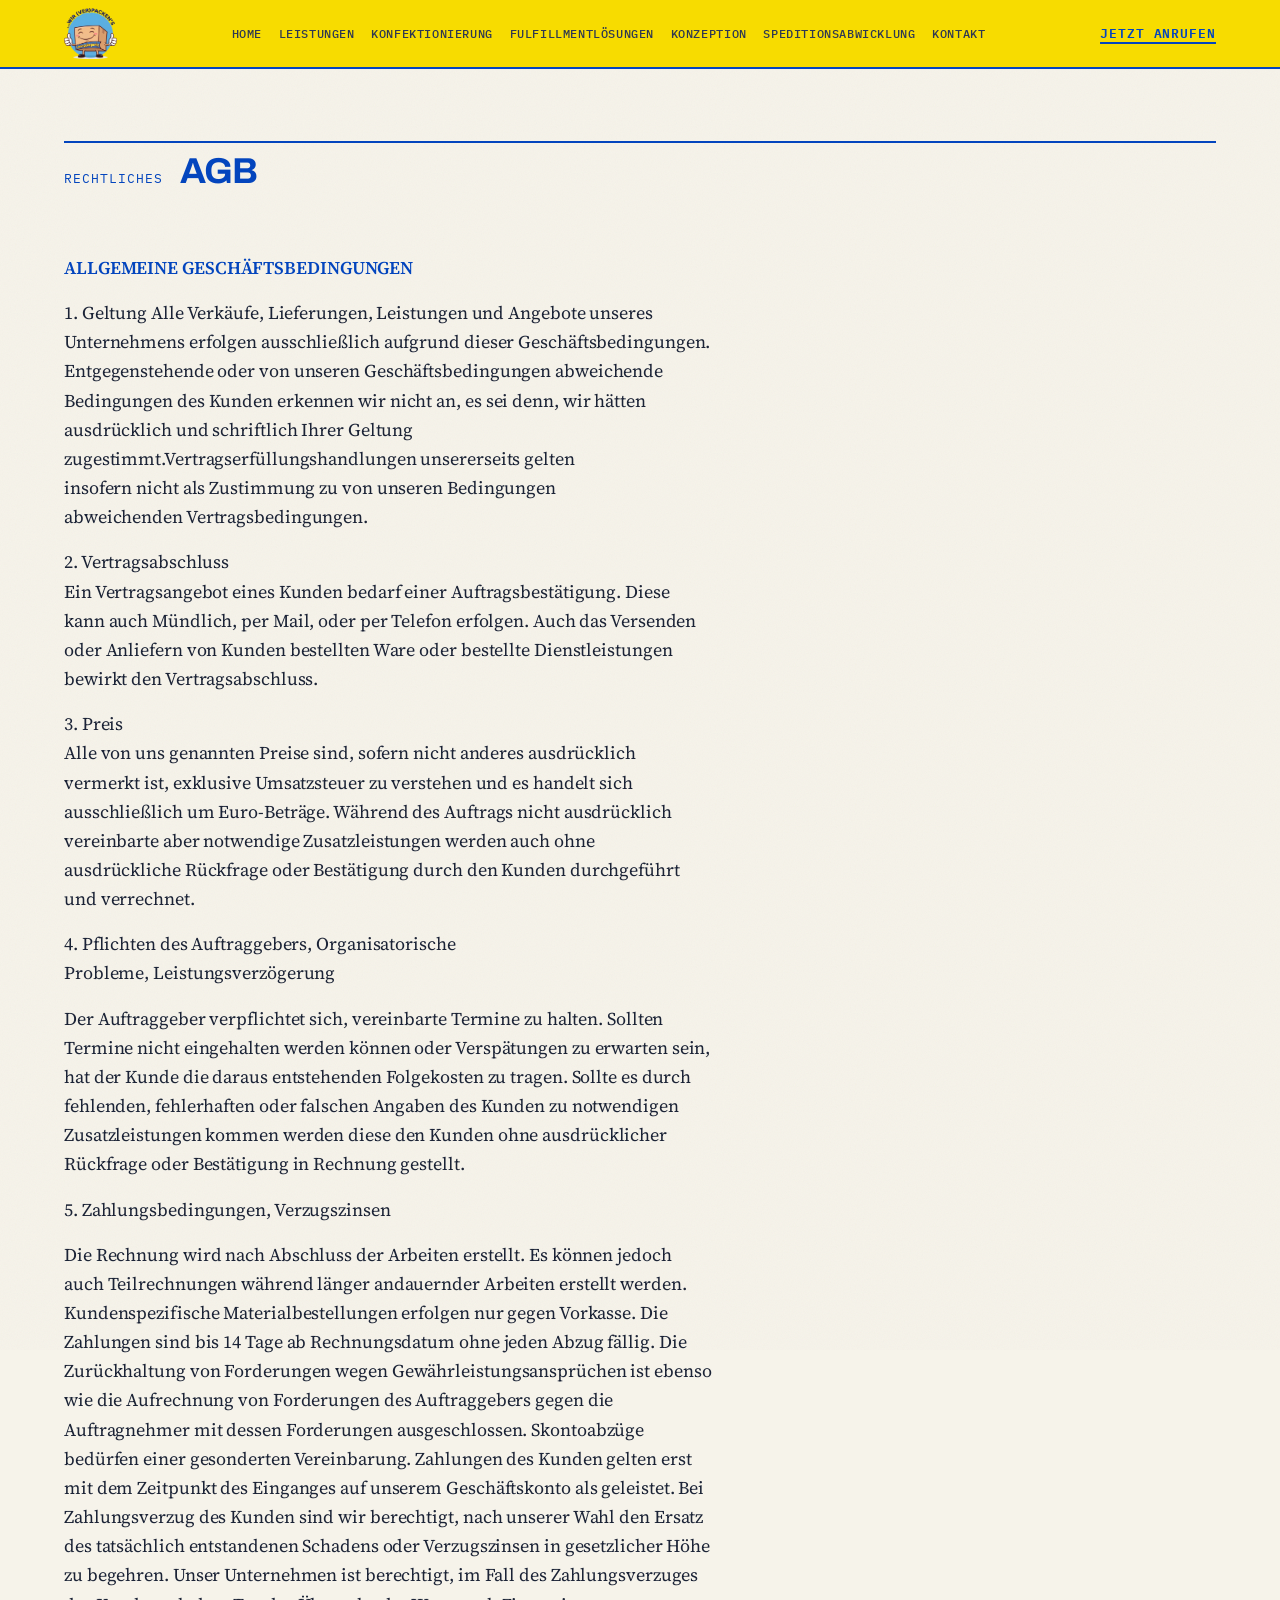
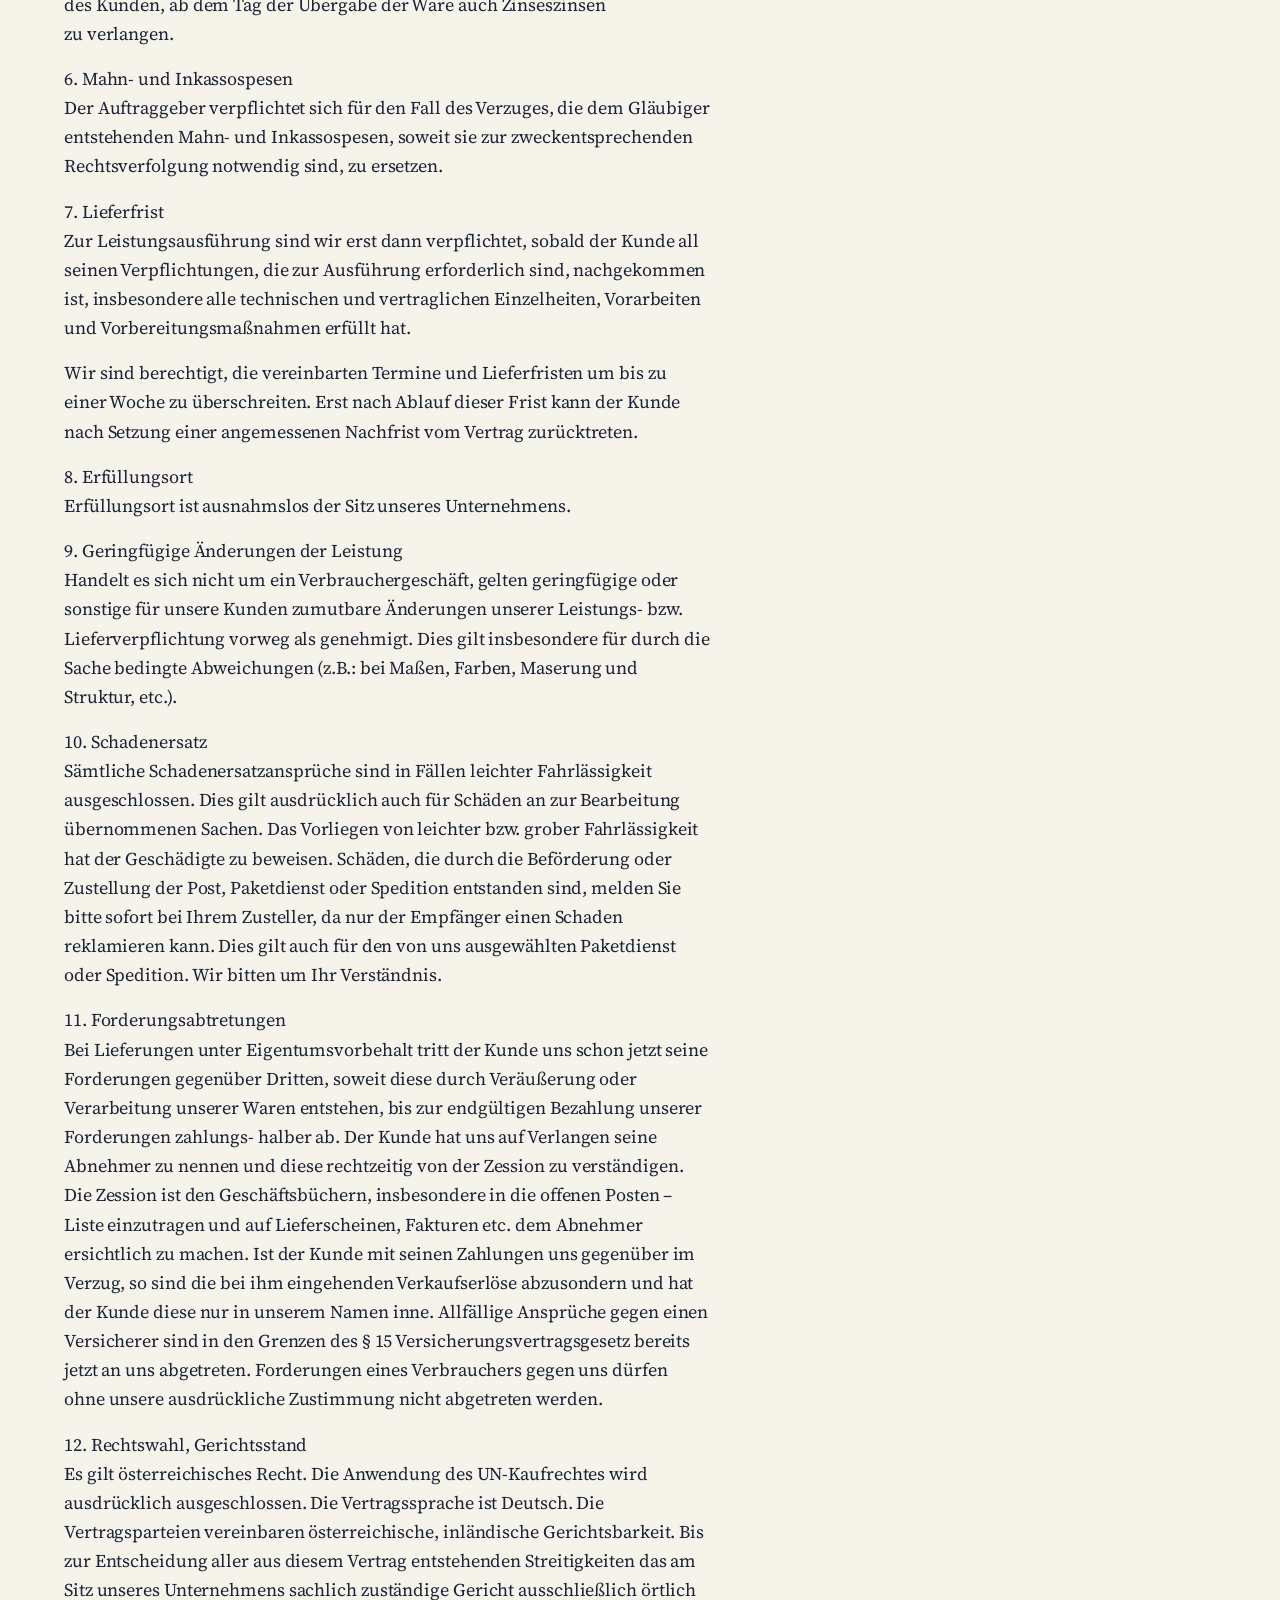
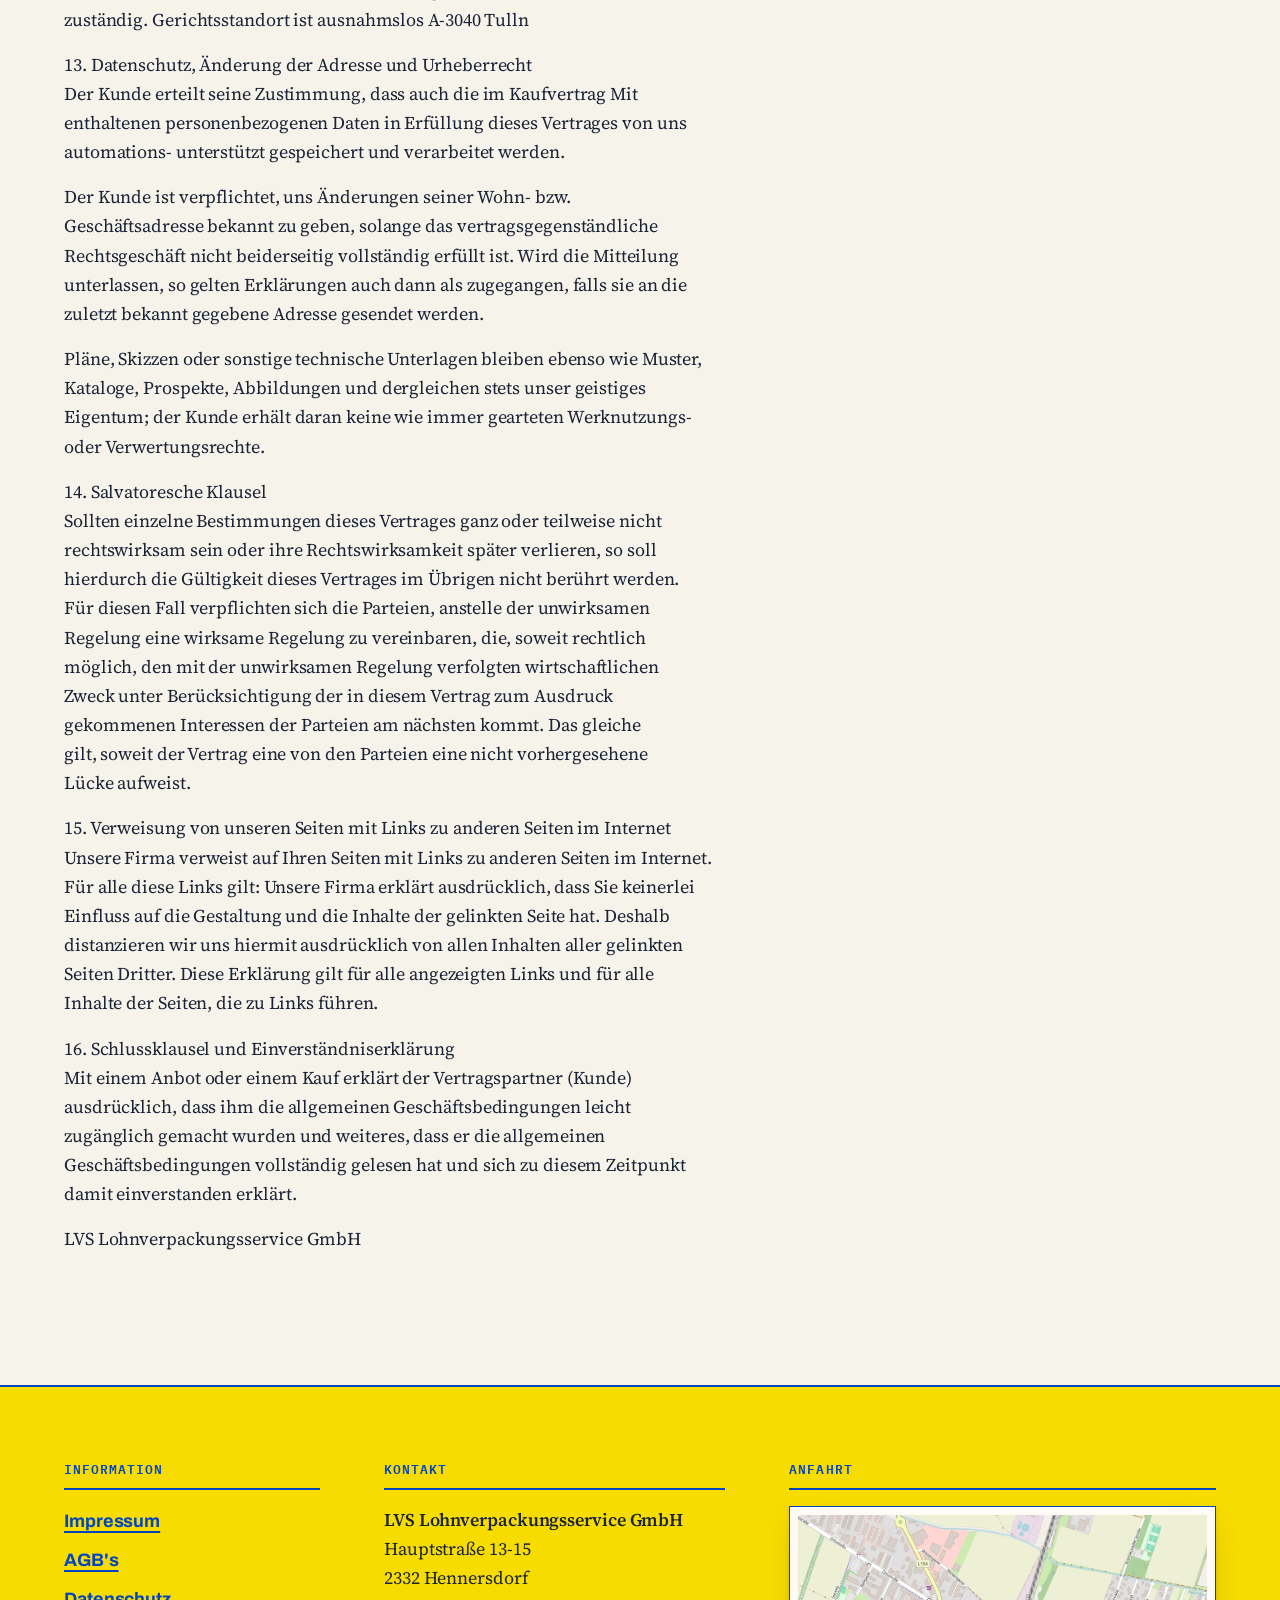
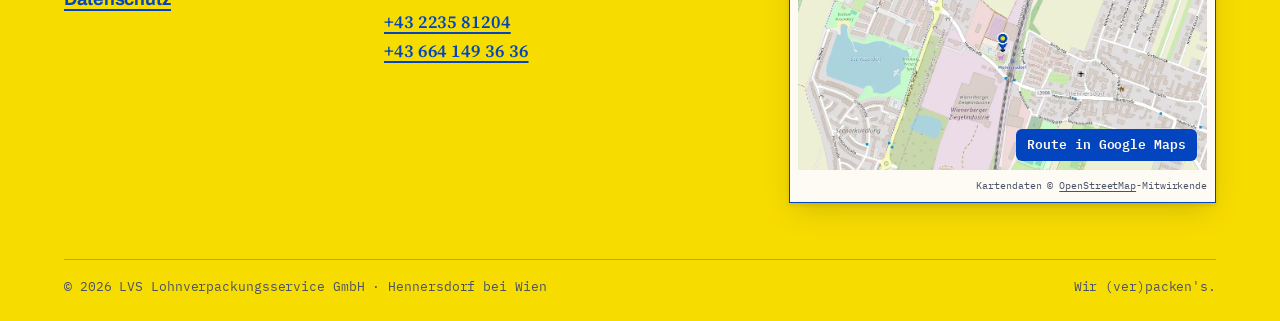
<file: agb.html>
<!doctype html>
<html lang="de">
<head>
<meta charset="utf-8">
<meta name="viewport" content="width=device-width, initial-scale=1, viewport-fit=cover">
<title>AGB · LVS Lohnverpackungsservice, Hennersdorf bei Wien</title>
<meta name="description" content="Allgemeine Geschäftsbedingungen der LVS Lohnverpackungsservice GmbH.">
<meta name="robots" content="noindex, follow">
<link rel="icon" type="image/png" sizes="32x32" href="assets/favicon-32.png">
<link rel="icon" type="image/png" sizes="192x192" href="assets/favicon-192.png">
<link rel="apple-touch-icon" href="assets/favicon-180.png">
<link rel="stylesheet" href="assets/fonts.css">
<link rel="stylesheet" href="scrollcraft.css">
<link rel="stylesheet" href="site.css?v=3">
</head>
<body>

<div class="sc-grain" aria-hidden="true"></div>

<header class="site-head">
  <a class="site-head__brand" href="index.html">
    <img src="assets/logo.webp" width="1100" height="1058" alt="">
    <span>LVS Lohnverpackungsservice</span>
  </a>
  <nav class="site-head__nav" aria-label="Hauptnavigation">
    <a href="index.html">Home</a>
    <a href="leistungen.html">Leistungen</a>
    <a href="konfektionierung.html">Konfektionierung</a>
    <a href="fulfillmentloesungen.html">Fulfillmentlösungen</a>
    <a href="konzeption.html">Konzeption</a>
    <a href="speditionsabwicklung.html">Speditionsabwicklung</a>
    <a href="kontakt.html">Kontakt</a>
  </nav>
  <a class="site-head__tel" href="tel:+43223581204">Jetzt anrufen</a>
</header>

<main class="page">
  <div class="sc-wrap">
    <div class="intertitle">
      <span class="sc-label">Rechtliches</span>
      <h1 class="sc-display">AGB</h1>
    </div>
    <article class="legal">
<p><strong>ALLGEMEINE GESCHÄFTSBEDINGUNGEN</strong></p>

<p>1. Geltung Alle Verkäufe, Lieferungen, Leistungen und Angebote unseres Unternehmens erfolgen ausschließlich aufgrund dieser Geschäftsbedingungen. Entgegenstehende oder von unseren Geschäftsbedingungen abweichende Bedingungen des Kunden erkennen wir nicht an, es sei denn, wir hätten ausdrücklich und schriftlich Ihrer Geltung zugestimmt.Vertragserfüllungshandlungen unsererseits gelten insofern nicht als Zustimmung zu von unseren Bedingungen abweichenden Vertragsbedingungen.</p>

<p>2. Vertragsabschluss<br> Ein Vertragsangebot eines Kunden bedarf einer Auftragsbestätigung. Diese kann auch Mündlich, per Mail, oder per Telefon erfolgen. Auch das Versenden oder Anliefern von Kunden bestellten Ware oder bestellte Dienstleistungen bewirkt den Vertragsabschluss.</p>

<p>3. Preis<br> Alle von uns genannten Preise sind, sofern nicht anderes ausdrücklich vermerkt ist, exklusive Umsatzsteuer zu verstehen und es handelt sich ausschließlich um Euro-Beträge. Während des Auftrags nicht ausdrücklich vereinbarte aber notwendige Zusatzleistungen werden auch ohne ausdrückliche Rückfrage oder Bestätigung durch den Kunden durchgeführt und verrechnet.</p>

<p>4. Pflichten des Auftraggebers, Organisatorische Probleme, Leistungsverzögerung</p>

<p>Der Auftraggeber verpflichtet sich, vereinbarte Termine zu halten. Sollten Termine nicht eingehalten werden können oder Verspätungen zu erwarten sein, hat der Kunde die daraus entstehenden Folgekosten zu tragen. Sollte es durch fehlenden, fehlerhaften oder falschen Angaben des Kunden zu notwendigen Zusatzleistungen kommen werden diese den Kunden ohne ausdrücklicher Rückfrage oder Bestätigung in Rechnung gestellt.</p>

<p>5. Zahlungsbedingungen, Verzugszinsen</p>

<p>Die Rechnung wird nach Abschluss der Arbeiten erstellt. Es können jedoch auch Teilrechnungen während länger andauernder Arbeiten erstellt werden. Kundenspezifische Materialbestellungen erfolgen nur gegen Vorkasse. Die Zahlungen sind bis 14 Tage ab Rechnungsdatum ohne jeden Abzug fällig. Die Zurückhaltung von Forderungen wegen Gewährleistungsansprüchen ist ebenso wie die Aufrechnung von Forderungen des Auftraggebers gegen die Auftragnehmer mit dessen Forderungen ausgeschlossen. Skontoabzüge bedürfen einer gesonderten Vereinbarung. Zahlungen des Kunden gelten erst mit dem Zeitpunkt des Einganges auf unserem Geschäftskonto als geleistet. Bei Zahlungsverzug des Kunden sind wir berechtigt, nach unserer Wahl den Ersatz des tatsächlich entstandenen Schadens oder Verzugszinsen in gesetzlicher Höhe zu begehren. Unser Unternehmen ist berechtigt, im Fall des Zahlungsverzuges des Kunden, ab dem Tag der Übergabe der Ware auch Zinseszinsen zu verlangen.</p>

<p>6. Mahn- und Inkassospesen<br> Der Auftraggeber verpflichtet sich für den Fall des Verzuges, die dem Gläubiger entstehenden Mahn- und Inkassospesen, soweit sie zur zweckentsprechenden Rechtsverfolgung notwendig sind, zu ersetzen.</p>

<p>7. Lieferfrist<br> Zur Leistungsausführung sind wir erst dann verpflichtet, sobald der Kunde all seinen Verpflichtungen, die zur Ausführung erforderlich sind, nachgekommen ist, insbesondere alle technischen und vertraglichen Einzelheiten, Vorarbeiten und Vorbereitungsmaßnahmen erfüllt hat.</p>

<p>Wir sind berechtigt, die vereinbarten Termine und Lieferfristen um bis zu einer Woche zu überschreiten. Erst nach Ablauf dieser Frist kann der Kunde nach Setzung einer angemessenen Nachfrist vom Vertrag zurücktreten.</p>

<p>8. Erfüllungsort<br> Erfüllungsort ist ausnahmslos der Sitz unseres Unternehmens.</p>

<p>9. Geringfügige Änderungen der Leistung<br> Handelt es sich nicht um ein Verbrauchergeschäft, gelten geringfügige oder sonstige für unsere Kunden zumutbare Änderungen unserer Leistungs- bzw. Lieferverpflichtung vorweg als genehmigt. Dies gilt insbesondere für durch die Sache bedingte Abweichungen (z.B.: bei Maßen, Farben, Maserung und Struktur, etc.).</p>

<p>10. Schadenersatz<br> Sämtliche Schadenersatzansprüche sind in Fällen leichter Fahrlässigkeit ausgeschlossen. Dies gilt ausdrücklich auch für Schäden an zur Bearbeitung übernommenen Sachen. Das Vorliegen von leichter bzw. grober Fahrlässigkeit hat der Geschädigte zu beweisen. Schäden, die durch die Beförderung oder Zustellung der Post, Paketdienst oder Spedition entstanden sind, melden Sie bitte sofort bei Ihrem Zusteller, da nur der Empfänger einen Schaden reklamieren kann. Dies gilt auch für den von uns ausgewählten Paketdienst oder Spedition. Wir bitten um Ihr Verständnis.</p>

<p>11. Forderungsabtretungen<br> Bei Lieferungen unter Eigentumsvorbehalt tritt der Kunde uns schon jetzt seine Forderungen gegenüber Dritten, soweit diese durch Veräußerung oder Verarbeitung unserer Waren entstehen, bis zur endgültigen Bezahlung unserer Forderungen zahlungs- halber ab. Der Kunde hat uns auf Verlangen seine Abnehmer zu nennen und diese rechtzeitig von der Zession zu verständigen. Die Zession ist den Geschäftsbüchern, insbesondere in die offenen Posten – Liste einzutragen und auf Lieferscheinen, Fakturen etc. dem Abnehmer ersichtlich zu machen. Ist der Kunde mit seinen Zahlungen uns gegenüber im Verzug, so sind die bei ihm eingehenden Verkaufserlöse abzusondern und hat der Kunde diese nur in unserem Namen inne. Allfällige Ansprüche gegen einen Versicherer sind in den Grenzen des § 15 Versicherungsvertragsgesetz bereits jetzt an uns abgetreten. Forderungen eines Verbrauchers gegen uns dürfen ohne unsere ausdrückliche Zustimmung nicht abgetreten werden.</p>

<p>12. Rechtswahl, Gerichtsstand<br> Es gilt österreichisches Recht. Die Anwendung des UN-Kaufrechtes wird ausdrücklich ausgeschlossen. Die Vertragssprache ist Deutsch. Die Vertragsparteien vereinbaren österreichische, inländische Gerichtsbarkeit. Bis zur Entscheidung aller aus diesem Vertrag entstehenden Streitigkeiten das am Sitz unseres Unternehmens sachlich zuständige Gericht ausschließlich örtlich zuständig. Gerichtsstandort ist ausnahmslos A-3040 Tulln</p>

<p>13. Datenschutz, Änderung der Adresse und Urheberrecht<br> Der Kunde erteilt seine Zustimmung, dass auch die im Kaufvertrag Mit enthaltenen personenbezogenen Daten in Erfüllung dieses Vertrages von uns automations- unterstützt gespeichert und verarbeitet werden.</p>

<p>Der Kunde ist verpflichtet, uns Änderungen seiner Wohn- bzw. Geschäftsadresse bekannt zu geben, solange das vertragsgegenständliche Rechtsgeschäft nicht beiderseitig vollständig erfüllt ist. Wird die Mitteilung unterlassen, so gelten Erklärungen auch dann als zugegangen, falls sie an die zuletzt bekannt gegebene Adresse gesendet werden.</p>

<p>Pläne, Skizzen oder sonstige technische Unterlagen bleiben ebenso wie Muster, Kataloge, Prospekte, Abbildungen und dergleichen stets unser geistiges Eigentum; der Kunde erhält daran keine wie immer gearteten Werknutzungs- oder Verwertungsrechte.</p>

<p>14. Salvatoresche Klausel<br> Sollten einzelne Bestimmungen dieses Vertrages ganz oder teilweise nicht rechtswirksam sein oder ihre Rechtswirksamkeit später verlieren, so soll hierdurch die Gültigkeit dieses Vertrages im Übrigen nicht berührt werden. Für diesen Fall verpflichten sich die Parteien, anstelle der unwirksamen Regelung eine wirksame Regelung zu vereinbaren, die, soweit rechtlich möglich, den mit der unwirksamen Regelung verfolgten wirtschaftlichen Zweck unter Berücksichtigung der in diesem Vertrag zum Ausdruck gekommenen Interessen der Parteien am nächsten kommt. Das gleiche gilt, soweit der Vertrag eine von den Parteien eine nicht vorhergesehene Lücke aufweist.</p>

<p>15. Verweisung von unseren Seiten mit Links zu anderen Seiten im Internet<br> Unsere Firma verweist auf Ihren Seiten mit Links zu anderen Seiten im Internet. Für alle diese Links gilt: Unsere Firma erklärt ausdrücklich, dass Sie keinerlei Einfluss auf die Gestaltung und die Inhalte der gelinkten Seite hat. Deshalb distanzieren wir uns hiermit ausdrücklich von allen Inhalten aller gelinkten Seiten Dritter. Diese Erklärung gilt für alle angezeigten Links und für alle Inhalte der Seiten, die zu Links führen.</p>

<p>16. Schlussklausel und Einverständniserklärung<br> Mit einem Anbot oder einem Kauf erklärt der Vertragspartner (Kunde) ausdrücklich, dass ihm die allgemeinen Geschäftsbedingungen leicht zugänglich gemacht wurden und weiteres, dass er die allgemeinen Geschäftsbedingungen vollständig gelesen hat und sich zu diesem Zeitpunkt damit einverstanden erklärt.</p>

<p>LVS Lohnverpackungsservice GmbH</p>
    </article>
  </div>
</main>

<footer class="site-footer">
  <div class="site-footer__grid">
    <section>
      <h2>Information</h2>
      <ul class="foot-links">
        <li><a href="impressum.html">Impressum</a></li>
        <li><a href="agb.html">AGB's</a></li>
        <li><a href="datenschutz.html">Datenschutz</a></li>
      </ul>
    </section>
    <section>
      <h2>Kontakt</h2>
      <p class="foot-contact"><strong>LVS Lohnverpackungsservice GmbH</strong><br>Hauptstraße 13-15<br>2332 Hennersdorf</p>
      <p class="foot-contact"><a href="tel:+43223581204">+43 2235 81204</a><br><a href="tel:+436641493636">+43 664 149 36 36</a></p>
    </section>
    <section>
      <h2>Anfahrt</h2>
      <div class="map-frame">
        <a class="map-still" href="https://maps.app.goo.gl/fFtZ2HsNawn8JC3C9" rel="noopener" target="_blank">
          <img src="assets/karte.webp" width="1000" height="625" style="width:100%;height:auto;aspect-ratio:1000/625;object-fit:cover" alt="Karte: LVS Lohnverpackungsservice, Hauptstraße 13-15, 2332 Hennersdorf" loading="lazy">
          <span>Route in Google Maps</span>
        </a>
        <p class="map-attrib">Kartendaten © <a href="https://www.openstreetmap.org/copyright" rel="noopener" target="_blank">OpenStreetMap</a>-Mitwirkende</p>
      </div>
    </section>
  </div>
  <p class="site-footer__bottom"><span>© 2026 LVS Lohnverpackungsservice GmbH · Hennersdorf bei Wien</span><span>Wir (ver)packen's.</span></p>
</footer>

<script src="site.js"></script>
<script src="scrollcraft.js"></script>
<script>ScrollCraft.mount(document.body);</script>
</body>
</html>
</file>
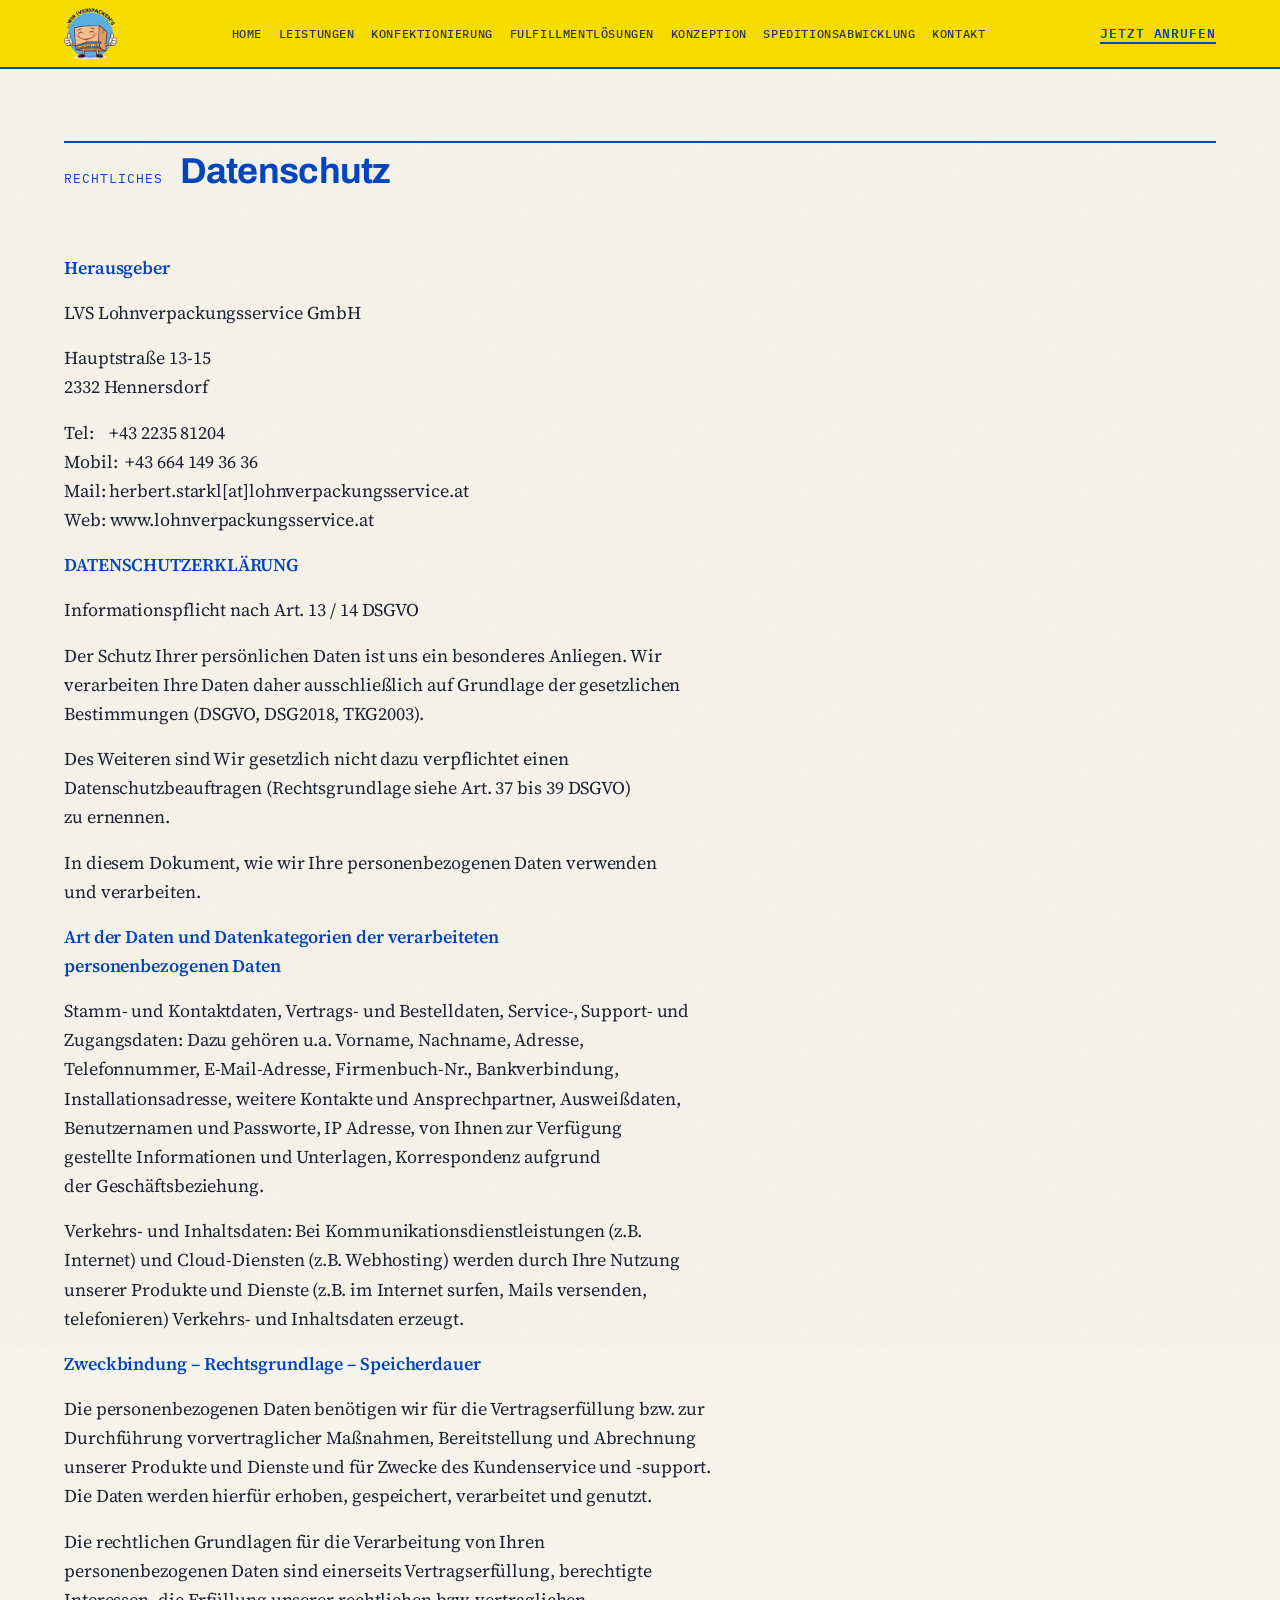
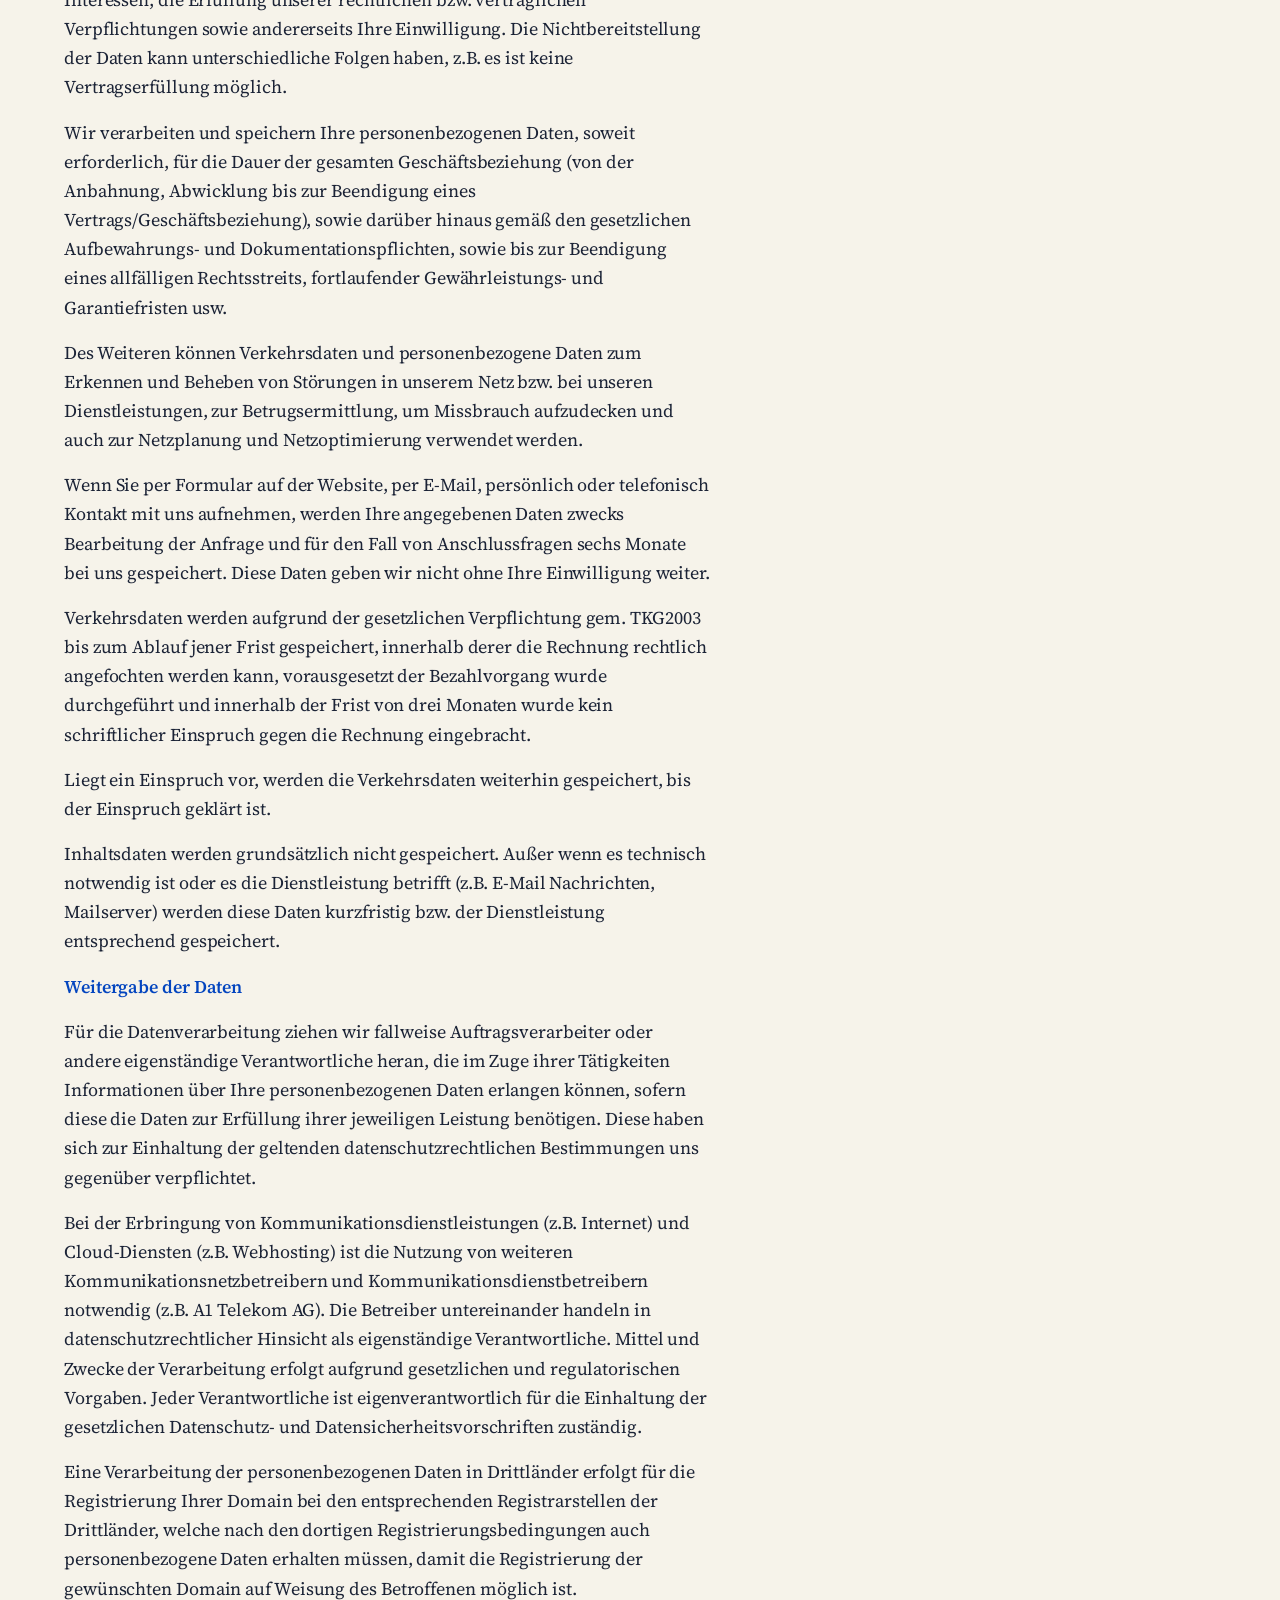
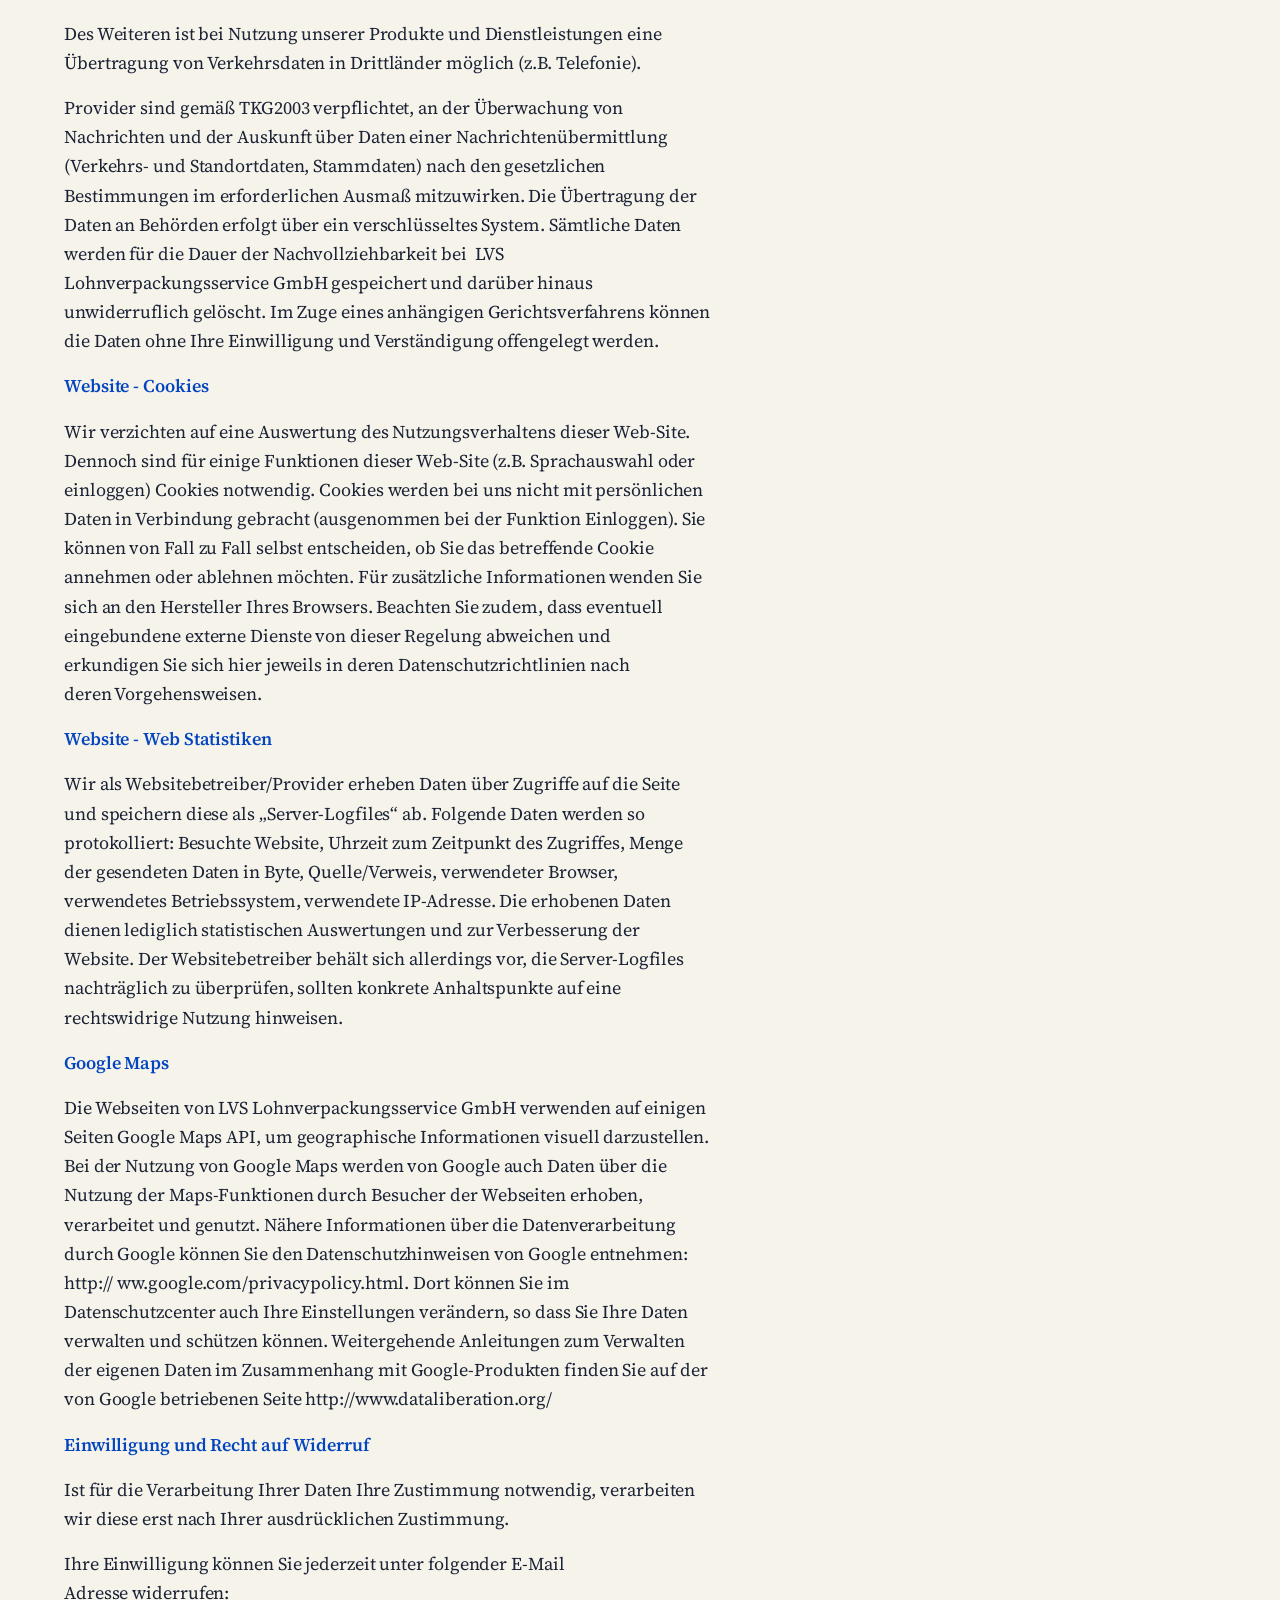
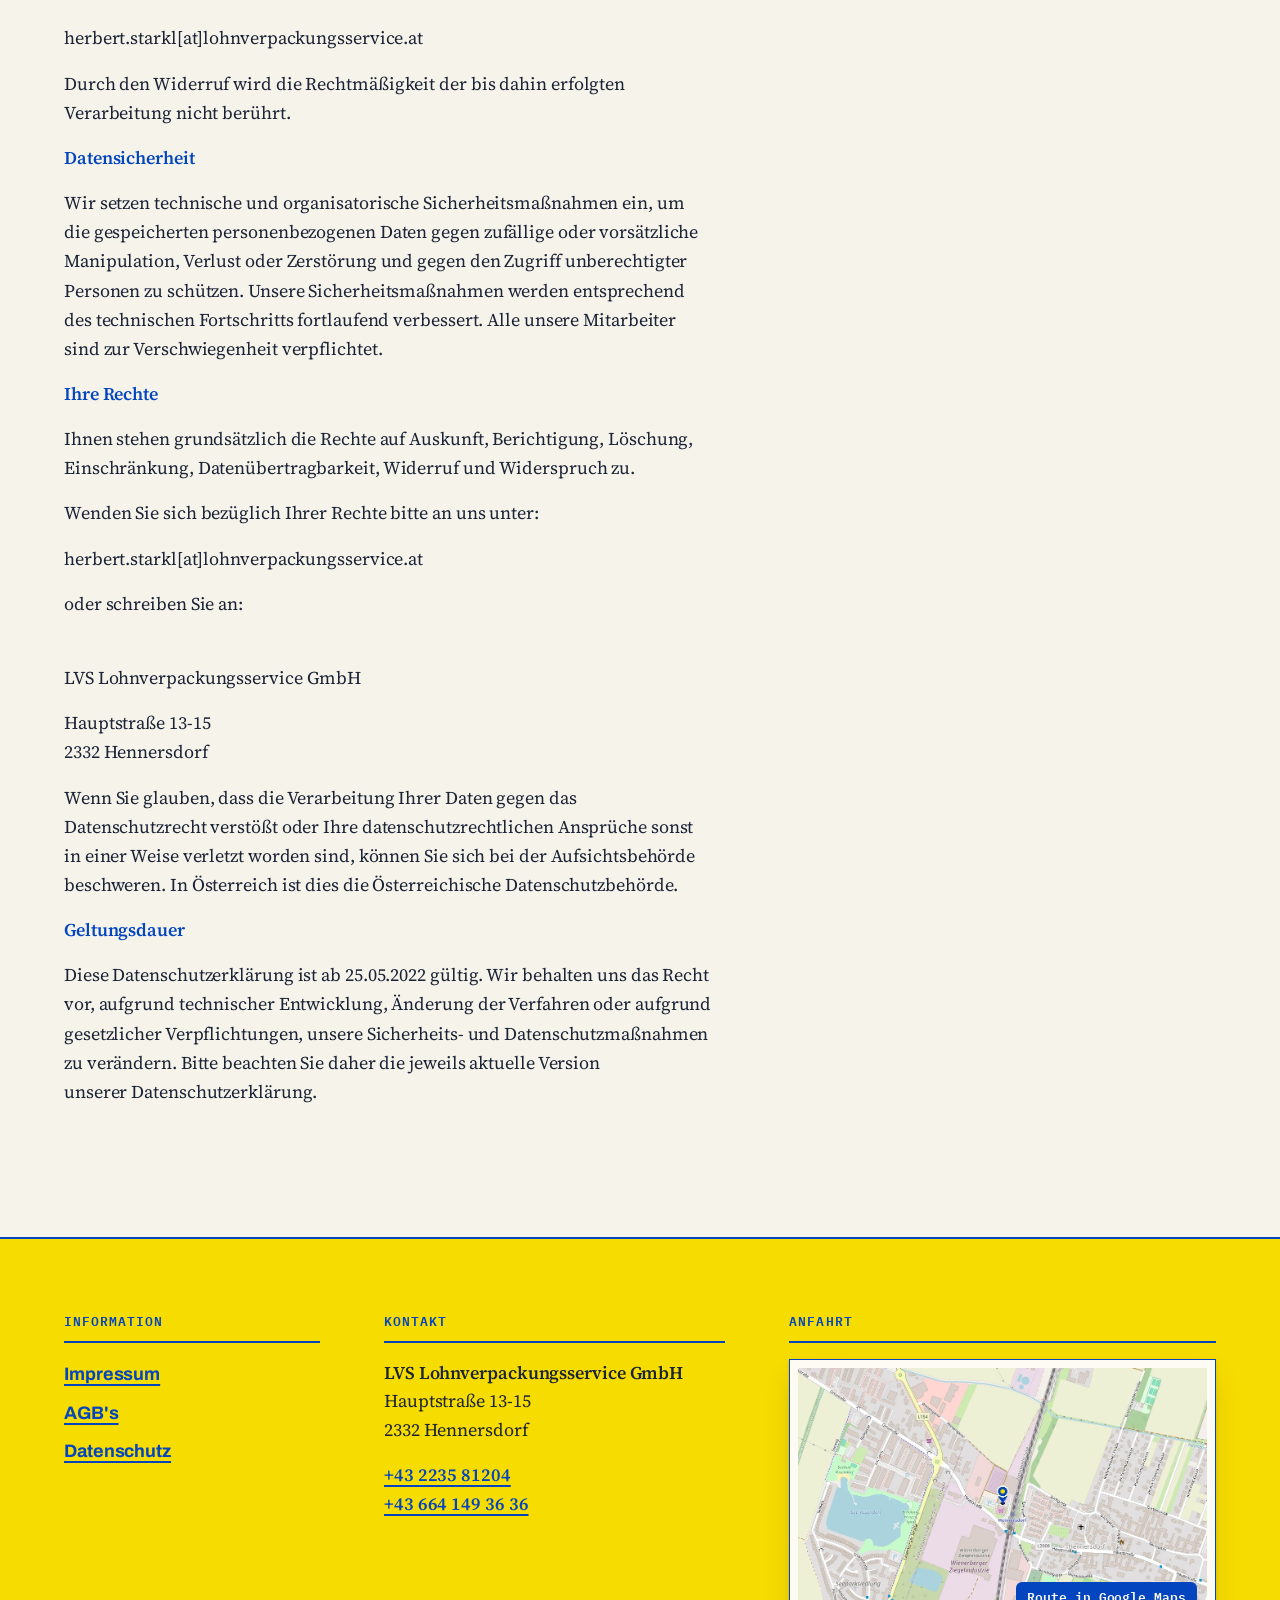
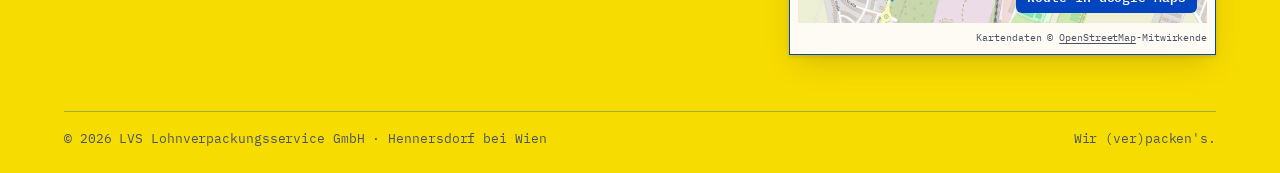
<file: datenschutz.html>
<!doctype html>
<html lang="de">
<head>
<meta charset="utf-8">
<meta name="viewport" content="width=device-width, initial-scale=1, viewport-fit=cover">
<title>Datenschutz · LVS Lohnverpackungsservice, Hennersdorf bei Wien</title>
<meta name="description" content="Datenschutzerklärung der LVS Lohnverpackungsservice GmbH nach Art. 13/14 DSGVO.">
<meta name="robots" content="noindex, follow">
<link rel="icon" type="image/png" sizes="32x32" href="assets/favicon-32.png">
<link rel="icon" type="image/png" sizes="192x192" href="assets/favicon-192.png">
<link rel="apple-touch-icon" href="assets/favicon-180.png">
<link rel="stylesheet" href="assets/fonts.css">
<link rel="stylesheet" href="scrollcraft.css">
<link rel="stylesheet" href="site.css?v=3">
</head>
<body>

<div class="sc-grain" aria-hidden="true"></div>

<header class="site-head">
  <a class="site-head__brand" href="index.html">
    <img src="assets/logo.webp" width="1100" height="1058" alt="">
    <span>LVS Lohnverpackungsservice</span>
  </a>
  <nav class="site-head__nav" aria-label="Hauptnavigation">
    <a href="index.html">Home</a>
    <a href="leistungen.html">Leistungen</a>
    <a href="konfektionierung.html">Konfektionierung</a>
    <a href="fulfillmentloesungen.html">Fulfillmentlösungen</a>
    <a href="konzeption.html">Konzeption</a>
    <a href="speditionsabwicklung.html">Speditionsabwicklung</a>
    <a href="kontakt.html">Kontakt</a>
  </nav>
  <a class="site-head__tel" href="tel:+43223581204">Jetzt anrufen</a>
</header>

<main class="page">
  <div class="sc-wrap">
    <div class="intertitle">
      <span class="sc-label">Rechtliches</span>
      <h1 class="sc-display">Datenschutz</h1>
    </div>
    <article class="legal">
<p><strong>Herausgeber</strong></p>

<p>LVS Lohnverpackungsservice GmbH</p>

<p>Hauptstraße 13-15<br>2332 Hennersdorf</p>

<p>Tel:    +43 2235 81204 <br>Mobil:  +43 664 149 36 36 <br>Mail: herbert.starkl[at]lohnverpackungsservice.at<br>Web: www.lohnverpackungsservice.at</p>



<p><strong>DATENSCHUTZERKLÄRUNG</strong></p>

<p>Informationspflicht nach Art. 13 / 14 DSGVO</p>



<p>Der Schutz Ihrer persönlichen Daten ist uns ein besonderes Anliegen. Wir verarbeiten Ihre Daten daher ausschließlich auf Grundlage der gesetzlichen Bestimmungen (DSGVO, DSG2018, TKG2003).</p>

<p>Des Weiteren sind Wir gesetzlich nicht dazu verpflichtet einen Datenschutzbeauftragen (Rechtsgrundlage siehe Art. 37 bis 39 DSGVO) zu ernennen.</p>

<p>In diesem Dokument, wie wir Ihre personenbezogenen Daten verwenden und verarbeiten.</p>



<p><strong>Art der Daten und Datenkategorien der verarbeiteten personenbezogenen Daten</strong></p>

<p>Stamm- und Kontaktdaten, Vertrags- und Bestelldaten, Service-, Support- und Zugangsdaten: Dazu gehören u.a. Vorname, Nachname, Adresse, Telefonnummer, E-Mail-Adresse, Firmenbuch-Nr., Bankverbindung, Installationsadresse, weitere Kontakte und Ansprechpartner, Ausweißdaten, Benutzernamen und Passworte, IP Adresse, von Ihnen zur Verfügung gestellte Informationen und Unterlagen, Korrespondenz aufgrund der Geschäftsbeziehung.</p>

<p>Verkehrs- und Inhaltsdaten: Bei Kommunikationsdienstleistungen (z.B. Internet) und Cloud-Diensten (z.B. Webhosting) werden durch Ihre Nutzung unserer Produkte und Dienste (z.B. im Internet surfen, Mails versenden, telefonieren) Verkehrs- und Inhaltsdaten erzeugt.</p>



<p><strong>Zweckbindung – Rechtsgrundlage – Speicherdauer</strong></p>

<p>Die personenbezogenen Daten benötigen wir für die Vertragserfüllung bzw. zur Durchführung vorvertraglicher Maßnahmen, Bereitstellung und Abrechnung unserer Produkte und Dienste und für Zwecke des Kundenservice und -support. Die Daten werden hierfür erhoben, gespeichert, verarbeitet und genutzt.</p>

<p>Die rechtlichen Grundlagen für die Verarbeitung von Ihren personenbezogenen Daten sind einerseits Vertragserfüllung, berechtigte Interessen, die Erfüllung unserer rechtlichen bzw. vertraglichen Verpflichtungen sowie andererseits Ihre Einwilligung. Die Nichtbereitstellung der Daten kann unterschiedliche Folgen haben, z.B. es ist keine Vertragserfüllung möglich.</p>

<p>Wir verarbeiten und speichern Ihre personenbezogenen Daten, soweit erforderlich, für die Dauer der gesamten Geschäftsbeziehung (von der Anbahnung, Abwicklung bis zur Beendigung eines Vertrags/Geschäftsbeziehung), sowie darüber hinaus gemäß den gesetzlichen Aufbewahrungs- und Dokumentationspflichten, sowie bis zur Beendigung eines allfälligen Rechtsstreits, fortlaufender Gewährleistungs- und Garantiefristen usw.</p>

<p>Des Weiteren können Verkehrsdaten und personenbezogene Daten zum Erkennen und Beheben von Störungen in unserem Netz bzw. bei unseren Dienstleistungen, zur Betrugsermittlung, um Missbrauch aufzudecken und auch zur Netzplanung und Netzoptimierung verwendet werden.</p>

<p>Wenn Sie per Formular auf der Website, per E-Mail, persönlich oder telefonisch Kontakt mit uns aufnehmen, werden Ihre angegebenen Daten zwecks Bearbeitung der Anfrage und für den Fall von Anschlussfragen sechs Monate bei uns gespeichert. Diese Daten geben wir nicht ohne Ihre Einwilligung weiter.</p>

<p>Verkehrsdaten werden aufgrund der gesetzlichen Verpflichtung gem. TKG2003 bis zum Ablauf jener Frist gespeichert, innerhalb derer die Rechnung rechtlich angefochten werden kann, vorausgesetzt der Bezahlvorgang wurde durchgeführt und innerhalb der Frist von drei Monaten wurde kein schriftlicher Einspruch gegen die Rechnung eingebracht.</p>

<p>Liegt ein Einspruch vor, werden die Verkehrsdaten weiterhin gespeichert, bis der Einspruch geklärt ist.</p>

<p>Inhaltsdaten werden grundsätzlich nicht gespeichert. Außer wenn es technisch notwendig ist oder es die Dienstleistung betrifft (z.B. E-Mail Nachrichten, Mailserver) werden diese Daten kurzfristig bzw. der Dienstleistung entsprechend gespeichert.</p>



<p><strong>Weitergabe der Daten</strong></p>

<p>Für die Datenverarbeitung ziehen wir fallweise Auftragsverarbeiter oder andere eigenständige Verantwortliche heran, die im Zuge ihrer Tätigkeiten Informationen über Ihre personenbezogenen Daten erlangen können, sofern diese die Daten zur Erfüllung ihrer jeweiligen Leistung benötigen. Diese haben sich zur Einhaltung der geltenden datenschutzrechtlichen Bestimmungen uns gegenüber verpflichtet.</p>

<p>Bei der Erbringung von Kommunikationsdienstleistungen (z.B. Internet) und Cloud-Diensten (z.B. Webhosting) ist die Nutzung von weiteren Kommunikationsnetzbetreibern und Kommunikationsdienstbetreibern notwendig (z.B. A1 Telekom AG). Die Betreiber untereinander handeln in datenschutzrechtlicher Hinsicht als eigenständige Verantwortliche. Mittel und Zwecke der Verarbeitung erfolgt aufgrund gesetzlichen und regulatorischen Vorgaben. Jeder Verantwortliche ist eigenverantwortlich für die Einhaltung der gesetzlichen Datenschutz- und Datensicherheitsvorschriften zuständig.</p>

<p>Eine Verarbeitung der personenbezogenen Daten in Drittländer erfolgt für die Registrierung Ihrer Domain bei den entsprechenden Registrarstellen der Drittländer, welche nach den dortigen Registrierungsbedingungen auch personenbezogene Daten erhalten müssen, damit die Registrierung der gewünschten Domain auf Weisung des Betroffenen möglich ist.</p>

<p>Des Weiteren ist bei Nutzung unserer Produkte und Dienstleistungen eine Übertragung von Verkehrsdaten in Drittländer möglich (z.B. Telefonie).</p>

<p>Provider sind gemäß TKG2003 verpflichtet, an der Überwachung von Nachrichten und der Auskunft über Daten einer Nachrichtenübermittlung (Verkehrs- und Standortdaten, Stammdaten) nach den gesetzlichen Bestimmungen im erforderlichen Ausmaß mitzuwirken. Die Übertragung der Daten an Behörden erfolgt über ein verschlüsseltes System. Sämtliche Daten werden für die Dauer der Nachvollziehbarkeit bei  LVS Lohnverpackungsservice GmbH gespeichert und darüber hinaus unwiderruflich gelöscht. Im Zuge eines anhängigen Gerichtsverfahrens können die Daten ohne Ihre Einwilligung und Verständigung offengelegt werden.</p>



<p><strong>Website - Cookies</strong></p>

<p>Wir verzichten auf eine Auswertung des Nutzungsverhaltens dieser Web-Site. Dennoch sind für einige Funktionen dieser Web-Site (z.B. Sprachauswahl oder einloggen) Cookies notwendig. Cookies werden bei uns nicht mit persönlichen Daten in Verbindung gebracht (ausgenommen bei der Funktion Einloggen). Sie können von Fall zu Fall selbst entscheiden, ob Sie das betreffende Cookie annehmen oder ablehnen möchten. Für zusätzliche Informationen wenden Sie sich an den Hersteller Ihres Browsers. Beachten Sie zudem, dass eventuell eingebundene externe Dienste von dieser Regelung abweichen und erkundigen Sie sich hier jeweils in deren Datenschutzrichtlinien nach deren Vorgehensweisen.</p>



<p><strong>Website - Web Statistiken</strong></p>

<p>Wir als Websitebetreiber/Provider erheben Daten über Zugriffe auf die Seite und speichern diese als „Server-Logfiles“ ab. Folgende Daten werden so protokolliert: Besuchte Website, Uhrzeit zum Zeitpunkt des Zugriffes, Menge der gesendeten Daten in Byte, Quelle/Verweis, verwendeter Browser, verwendetes Betriebssystem, verwendete IP-Adresse. Die erhobenen Daten dienen lediglich statistischen Auswertungen und zur Verbesserung der Website. Der Websitebetreiber behält sich allerdings vor, die Server-Logfiles nachträglich zu überprüfen, sollten konkrete Anhaltspunkte auf eine rechtswidrige Nutzung hinweisen.</p>



<p><strong>Google Maps</strong></p>

<p>Die Webseiten von LVS Lohnverpackungsservice GmbH verwenden auf einigen Seiten Google Maps API, um geographische Informationen visuell darzustellen. Bei der Nutzung von Google Maps werden von Google auch Daten über die Nutzung der Maps-Funktionen durch Besucher der Webseiten erhoben, verarbeitet und genutzt. Nähere Informationen über die Datenverarbeitung durch Google können Sie den Datenschutzhinweisen von Google entnehmen: http:// ww.google.com/privacypolicy.html. Dort können Sie im Datenschutzcenter auch Ihre Einstellungen verändern, so dass Sie Ihre Daten verwalten und schützen können. Weitergehende Anleitungen zum Verwalten der eigenen Daten im Zusammenhang mit Google-Produkten finden Sie auf der von Google betriebenen Seite http://www.dataliberation.org/</p>



<p><strong>Einwilligung und Recht auf Widerruf</strong></p>

<p>Ist für die Verarbeitung Ihrer Daten Ihre Zustimmung notwendig, verarbeiten wir diese erst nach Ihrer ausdrücklichen Zustimmung.</p>

<p>Ihre Einwilligung können Sie jederzeit unter folgender E-Mail Adresse widerrufen:</p>



<p>herbert.starkl[at]lohnverpackungsservice.at </p>



<p>Durch den Widerruf wird die Rechtmäßigkeit der bis dahin erfolgten Verarbeitung nicht berührt.</p>



<p><strong>Datensicherheit</strong></p>

<p>Wir setzen technische und organisatorische Sicherheitsmaßnahmen ein, um die gespeicherten personenbezogenen Daten gegen zufällige oder vorsätzliche Manipulation, Verlust oder Zerstörung und gegen den Zugriff unberechtigter Personen zu schützen. Unsere Sicherheitsmaßnahmen werden entsprechend des technischen Fortschritts fortlaufend verbessert. Alle unsere Mitarbeiter sind zur Verschwiegenheit verpflichtet.</p>



<p><strong>Ihre Rechte</strong></p>

<p>Ihnen stehen grundsätzlich die Rechte auf Auskunft, Berichtigung, Löschung, Einschränkung, Datenübertragbarkeit, Widerruf und Widerspruch zu.</p>

<p>Wenden Sie sich bezüglich Ihrer Rechte bitte an uns unter:</p>



<p>herbert.starkl[at]lohnverpackungsservice.at</p>



<p>oder schreiben Sie an:</p>

<p><br>LVS Lohnverpackungsservice GmbH</p>

<p>Hauptstraße 13-15<br>2332 Hennersdorf</p>





<p>Wenn Sie glauben, dass die Verarbeitung Ihrer Daten gegen das Datenschutzrecht verstößt oder Ihre datenschutzrechtlichen Ansprüche sonst in einer Weise verletzt worden sind, können Sie sich bei der Aufsichtsbehörde beschweren. In Österreich ist dies die Österreichische Datenschutzbehörde.</p>



<p><strong>Geltungsdauer</strong></p>

<p>Diese Datenschutzerklärung ist ab 25.05.2022 gültig. Wir behalten uns das Recht vor, aufgrund technischer Entwicklung, Änderung der Verfahren oder aufgrund gesetzlicher Verpflichtungen, unsere Sicherheits- und Datenschutzmaßnahmen zu verändern. Bitte beachten Sie daher die jeweils aktuelle Version unserer Datenschutzerklärung.</p>
    </article>
  </div>
</main>

<footer class="site-footer">
  <div class="site-footer__grid">
    <section>
      <h2>Information</h2>
      <ul class="foot-links">
        <li><a href="impressum.html">Impressum</a></li>
        <li><a href="agb.html">AGB's</a></li>
        <li><a href="datenschutz.html">Datenschutz</a></li>
      </ul>
    </section>
    <section>
      <h2>Kontakt</h2>
      <p class="foot-contact"><strong>LVS Lohnverpackungsservice GmbH</strong><br>Hauptstraße 13-15<br>2332 Hennersdorf</p>
      <p class="foot-contact"><a href="tel:+43223581204">+43 2235 81204</a><br><a href="tel:+436641493636">+43 664 149 36 36</a></p>
    </section>
    <section>
      <h2>Anfahrt</h2>
      <div class="map-frame">
        <a class="map-still" href="https://maps.app.goo.gl/fFtZ2HsNawn8JC3C9" rel="noopener" target="_blank">
          <img src="assets/karte.webp" width="1000" height="625" style="width:100%;height:auto;aspect-ratio:1000/625;object-fit:cover" alt="Karte: LVS Lohnverpackungsservice, Hauptstraße 13-15, 2332 Hennersdorf" loading="lazy">
          <span>Route in Google Maps</span>
        </a>
        <p class="map-attrib">Kartendaten © <a href="https://www.openstreetmap.org/copyright" rel="noopener" target="_blank">OpenStreetMap</a>-Mitwirkende</p>
      </div>
    </section>
  </div>
  <p class="site-footer__bottom"><span>© 2026 LVS Lohnverpackungsservice GmbH · Hennersdorf bei Wien</span><span>Wir (ver)packen's.</span></p>
</footer>

<script src="site.js"></script>
<script src="scrollcraft.js"></script>
<script>ScrollCraft.mount(document.body);</script>
</body>
</html>
</file>
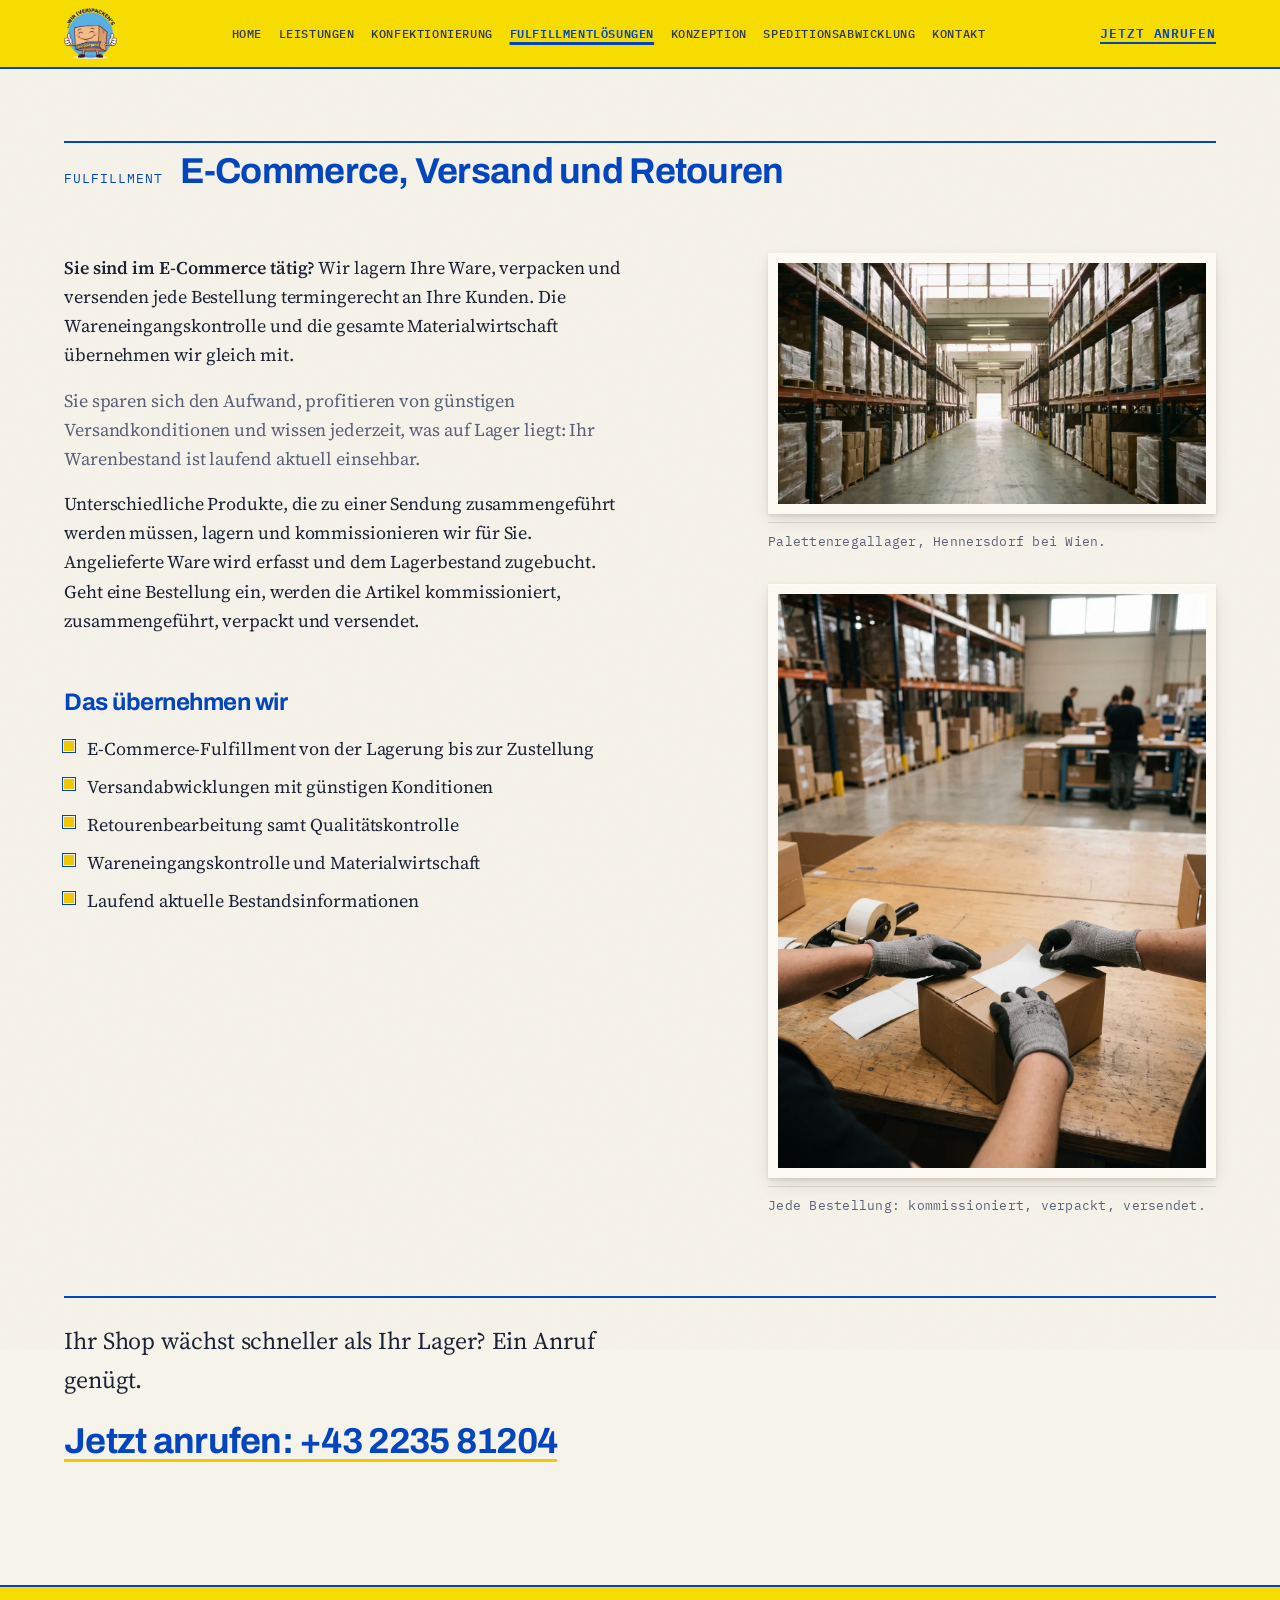
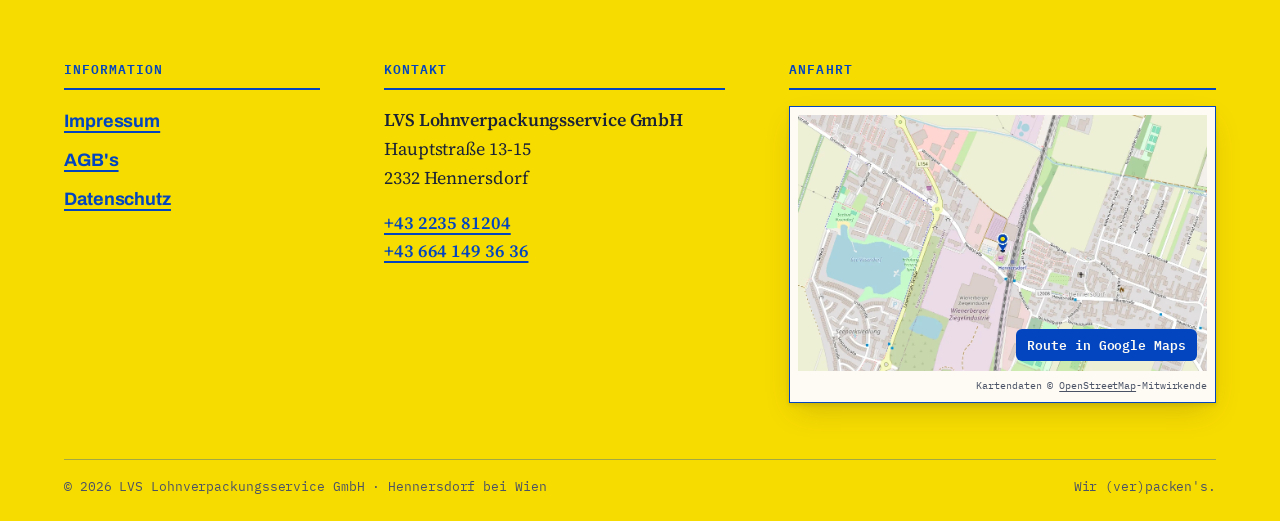
<file: fulfillmentloesungen.html>
<!doctype html>
<html lang="de">
<head>
<meta charset="utf-8">
<meta name="viewport" content="width=device-width, initial-scale=1, viewport-fit=cover">
<title>Fulfillmentlösungen · LVS Lohnverpackungsservice, Hennersdorf bei Wien</title>
<meta name="description" content="Fulfillment für E-Commerce: Lagerung, Kommissionierung, termingerechter Versand und Retourenbearbeitung bei LVS in Hennersdorf bei Wien.">
<link rel="icon" type="image/png" sizes="32x32" href="assets/favicon-32.png">
<link rel="icon" type="image/png" sizes="192x192" href="assets/favicon-192.png">
<link rel="apple-touch-icon" href="assets/favicon-180.png">
<link rel="stylesheet" href="assets/fonts.css">
<link rel="stylesheet" href="scrollcraft.css">
<link rel="stylesheet" href="site.css?v=3">
</head>
<body>

<div class="sc-grain" aria-hidden="true"></div>

<header class="site-head">
  <a class="site-head__brand" href="index.html">
    <img src="assets/logo.webp" width="1100" height="1058" alt="">
    <span>LVS Lohnverpackungsservice</span>
  </a>
  <nav class="site-head__nav" aria-label="Hauptnavigation">
    <a href="index.html">Home</a>
    <a href="leistungen.html">Leistungen</a>
    <a href="konfektionierung.html">Konfektionierung</a>
    <a href="fulfillmentloesungen.html" aria-current="page">Fulfillmentlösungen</a>
    <a href="konzeption.html">Konzeption</a>
    <a href="speditionsabwicklung.html">Speditionsabwicklung</a>
    <a href="kontakt.html">Kontakt</a>
  </nav>
  <a class="site-head__tel" href="tel:+43223581204">Jetzt anrufen</a>
</header>

<main class="page">
  <div class="sc-wrap">
    <div class="intertitle" data-sc-in>
      <span class="sc-label">Fulfillment</span>
      <h1 class="sc-display">E-Commerce, Versand und Retouren</h1>
    </div>

    <div class="page-grid">
      <div class="prose" data-sc-in data-sc-stagger="70">
        <p><strong>Sie sind im E-Commerce tätig?</strong> Wir lagern Ihre Ware, verpacken und versenden jede Bestellung termingerecht an Ihre Kunden. Die Wareneingangskontrolle und die gesamte Materialwirtschaft übernehmen wir gleich mit.</p>
        <p class="quiet">Sie sparen sich den Aufwand, profitieren von günstigen Versandkonditionen und wissen jederzeit, was auf Lager liegt: Ihr Warenbestand ist laufend aktuell einsehbar.</p>
        <p>Unterschiedliche Produkte, die zu einer Sendung zusammengeführt werden müssen, lagern und kommissionieren wir für Sie. Angelieferte Ware wird erfasst und dem Lagerbestand zugebucht. Geht eine Bestellung ein, werden die Artikel kommissioniert, zusammengeführt, verpackt und versendet.</p>

        <h2 class="sub">Das übernehmen wir</h2>
        <ul class="tick">
          <li>E-Commerce-Fulfillment von der Lagerung bis zur Zustellung</li>
          <li>Versandabwicklungen mit günstigen Konditionen</li>
          <li>Retourenbearbeitung samt Qualitätskontrolle</li>
          <li>Wareneingangskontrolle und Materialwirtschaft</li>
          <li>Laufend aktuelle Bestandsinformationen</li>
        </ul>
      </div>
      <div class="page-figs">
        <figure data-sc-in>
          <div class="fig-frame"><img src="assets/lager-poster.webp" width="1280" height="720" alt="Leere Gasse eines Palettenregallagers mit folierten Paletten auf beiden Seiten"></div>
          <figcaption>Palettenregallager, Hennersdorf bei Wien.</figcaption>
        </figure>
        <figure data-sc-in>
          <div class="fig-frame"><img src="assets/hands.webp" width="1200" height="1607" alt="Zwei Hände in Arbeitshandschuhen kleben ein Etikett auf einen kleinen Karton"></div>
          <figcaption>Jede Bestellung: kommissioniert, verpackt, versendet.</figcaption>
        </figure>
      </div>
    </div>

    <div class="page-cta" data-sc-in>
      <p class="lede">Ihr Shop wächst schneller als Ihr Lager? Ein Anruf genügt.</p>
      <a class="cta-line" href="tel:+43223581204">Jetzt anrufen: +43 2235 81204</a>
    </div>
  </div>
</main>

<footer class="site-footer">
  <div class="site-footer__grid">
    <section>
      <h2>Information</h2>
      <ul class="foot-links">
        <li><a href="impressum.html">Impressum</a></li>
        <li><a href="agb.html">AGB's</a></li>
        <li><a href="datenschutz.html">Datenschutz</a></li>
      </ul>
    </section>
    <section>
      <h2>Kontakt</h2>
      <p class="foot-contact"><strong>LVS Lohnverpackungsservice GmbH</strong><br>Hauptstraße 13-15<br>2332 Hennersdorf</p>
      <p class="foot-contact"><a href="tel:+43223581204">+43 2235 81204</a><br><a href="tel:+436641493636">+43 664 149 36 36</a></p>
    </section>
    <section>
      <h2>Anfahrt</h2>
      <div class="map-frame">
        <a class="map-still" href="https://maps.app.goo.gl/fFtZ2HsNawn8JC3C9" rel="noopener" target="_blank">
          <img src="assets/karte.webp" width="1000" height="625" style="width:100%;height:auto;aspect-ratio:1000/625;object-fit:cover" alt="Karte: LVS Lohnverpackungsservice, Hauptstraße 13-15, 2332 Hennersdorf" loading="lazy">
          <span>Route in Google Maps</span>
        </a>
        <p class="map-attrib">Kartendaten © <a href="https://www.openstreetmap.org/copyright" rel="noopener" target="_blank">OpenStreetMap</a>-Mitwirkende</p>
      </div>
    </section>
  </div>
  <p class="site-footer__bottom"><span>© 2026 LVS Lohnverpackungsservice GmbH · Hennersdorf bei Wien</span><span>Wir (ver)packen's.</span></p>
</footer>

<script src="site.js"></script>
<script src="scrollcraft.js"></script>
<script>ScrollCraft.mount(document.body);</script>
</body>
</html>
</file>
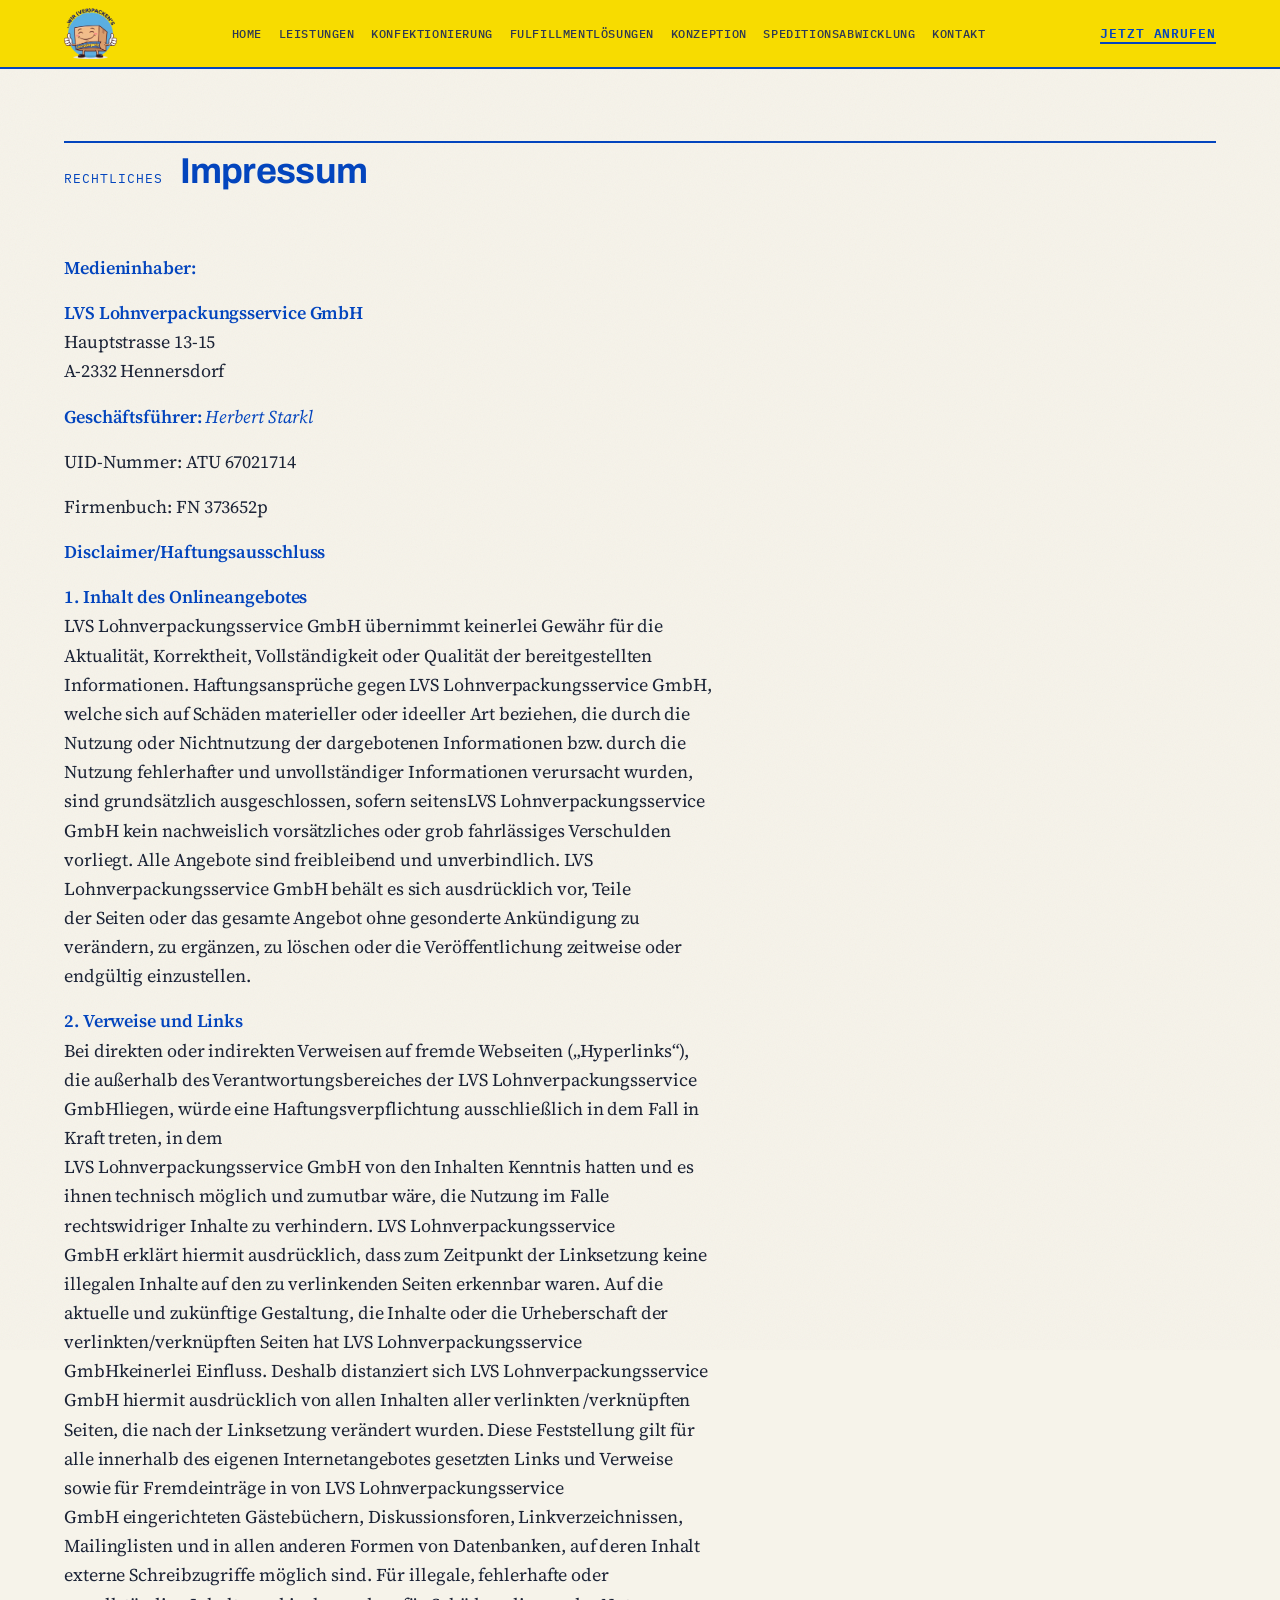
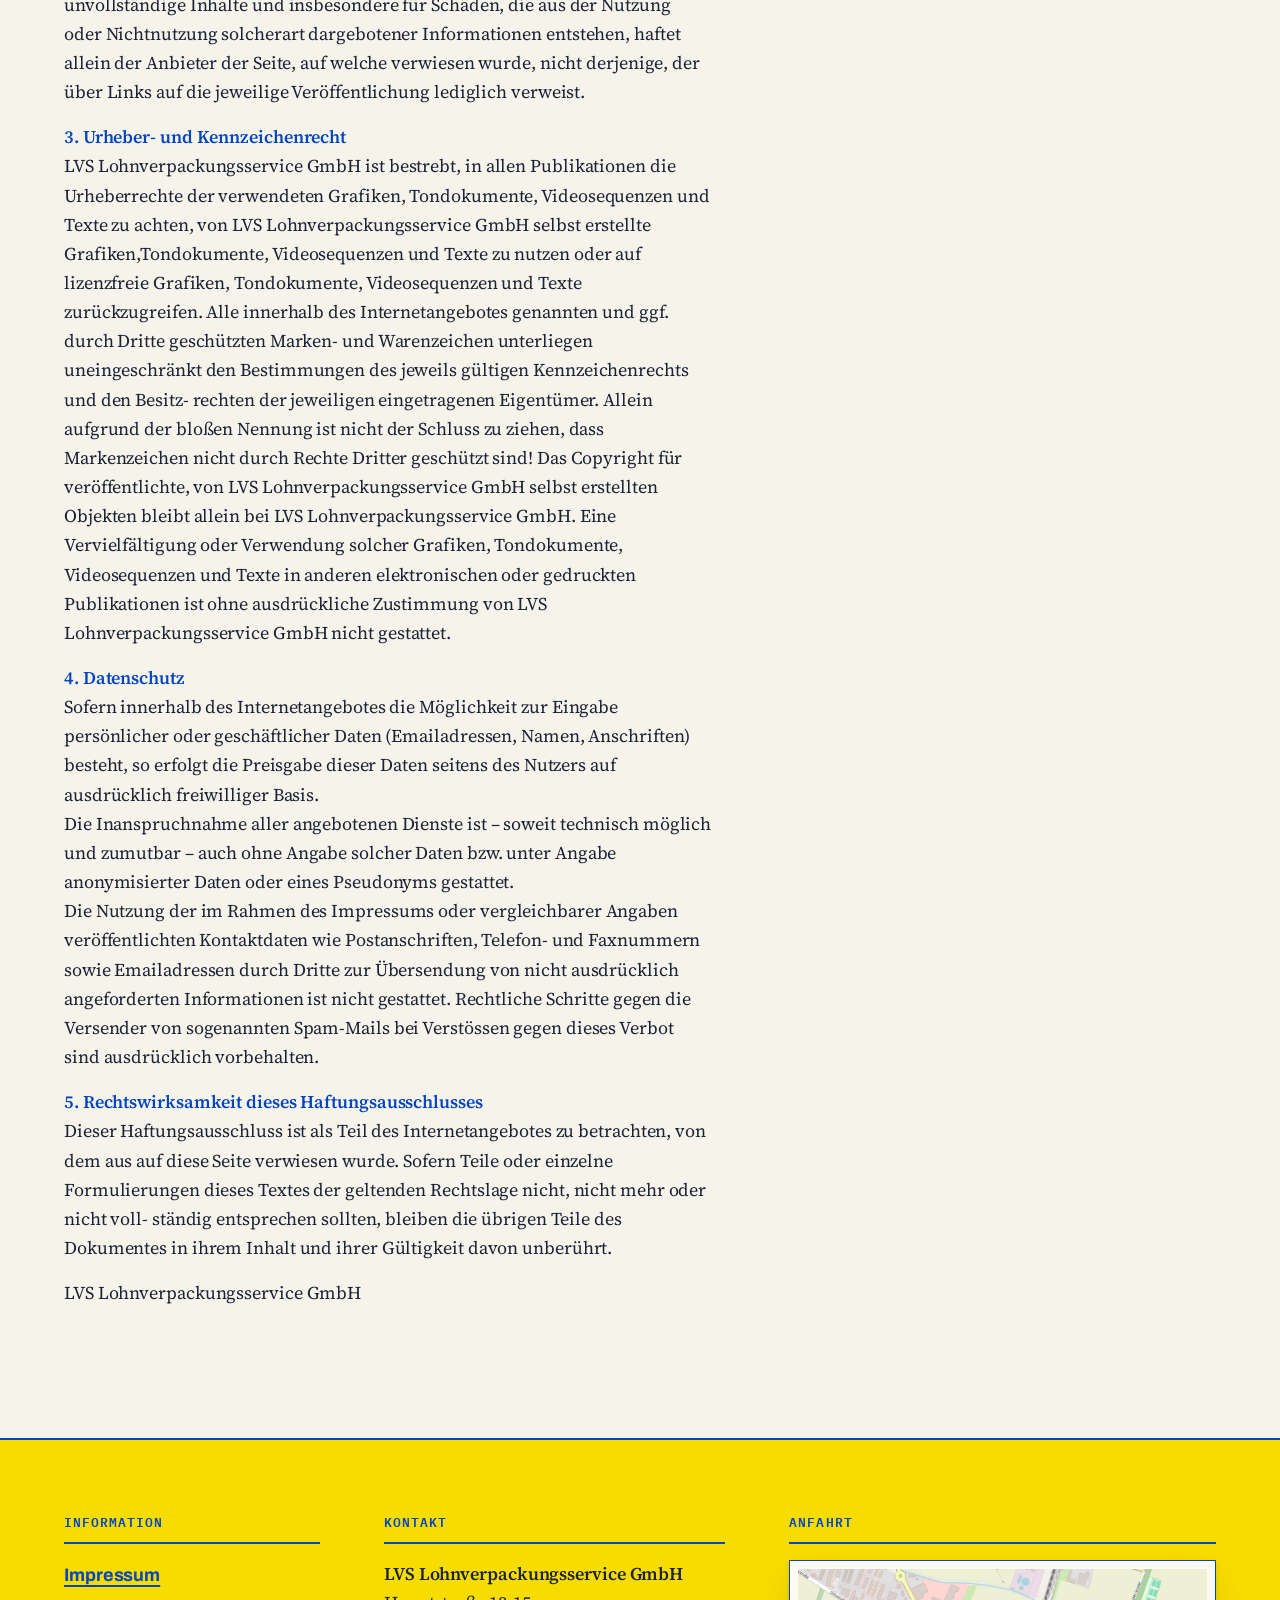
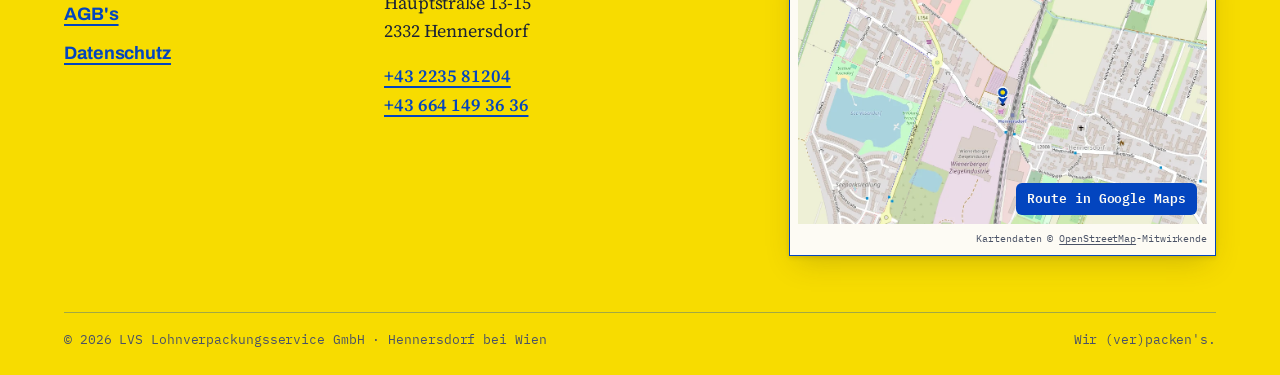
<file: impressum.html>
<!doctype html>
<html lang="de">
<head>
<meta charset="utf-8">
<meta name="viewport" content="width=device-width, initial-scale=1, viewport-fit=cover">
<title>Impressum · LVS Lohnverpackungsservice, Hennersdorf bei Wien</title>
<meta name="description" content="Impressum der LVS Lohnverpackungsservice GmbH, Hauptstraße 13-15, 2332 Hennersdorf.">
<meta name="robots" content="noindex, follow">
<link rel="icon" type="image/png" sizes="32x32" href="assets/favicon-32.png">
<link rel="icon" type="image/png" sizes="192x192" href="assets/favicon-192.png">
<link rel="apple-touch-icon" href="assets/favicon-180.png">
<link rel="stylesheet" href="assets/fonts.css">
<link rel="stylesheet" href="scrollcraft.css">
<link rel="stylesheet" href="site.css?v=3">
</head>
<body>

<div class="sc-grain" aria-hidden="true"></div>

<header class="site-head">
  <a class="site-head__brand" href="index.html">
    <img src="assets/logo.webp" width="1100" height="1058" alt="">
    <span>LVS Lohnverpackungsservice</span>
  </a>
  <nav class="site-head__nav" aria-label="Hauptnavigation">
    <a href="index.html">Home</a>
    <a href="leistungen.html">Leistungen</a>
    <a href="konfektionierung.html">Konfektionierung</a>
    <a href="fulfillmentloesungen.html">Fulfillmentlösungen</a>
    <a href="konzeption.html">Konzeption</a>
    <a href="speditionsabwicklung.html">Speditionsabwicklung</a>
    <a href="kontakt.html">Kontakt</a>
  </nav>
  <a class="site-head__tel" href="tel:+43223581204">Jetzt anrufen</a>
</header>

<main class="page">
  <div class="sc-wrap">
    <div class="intertitle">
      <span class="sc-label">Rechtliches</span>
      <h1 class="sc-display">Impressum</h1>
    </div>
    <article class="legal">
<p><strong>Medieninhaber: </strong></p>

<p><strong>LVS Lohnverpackungsservice GmbH</strong><br> Hauptstrasse 13-15<br> A-2332 Hennersdorf</p>

<p><strong>Geschäftsführer: <em>Herbert Starkl</em></strong></p>

<p>UID-Nummer: ATU 67021714</p>

<p>Firmenbuch: FN 373652p</p>



<p><strong>Disclaimer/Haftungsausschluss</strong></p>

<p><strong>1. Inhalt des Onlineangebotes</strong><br> LVS Lohnverpackungsservice GmbH übernimmt keinerlei Gewähr für die Aktualität, Korrektheit, Vollständigkeit oder Qualität der bereitgestellten Informationen. Haftungsansprüche gegen LVS Lohnverpackungsservice GmbH, welche sich auf Schäden materieller oder ideeller Art beziehen, die durch die Nutzung oder Nichtnutzung der dargebotenen Informationen bzw. durch die Nutzung fehlerhafter und unvollständiger Informationen verursacht wurden, sind grundsätzlich ausgeschlossen, sofern seitensLVS Lohnverpackungsservice GmbH kein nachweislich vorsätzliches oder grob fahrlässiges Verschulden vorliegt. Alle Angebote sind freibleibend und unverbindlich. LVS Lohnverpackungsservice GmbH behält es sich ausdrücklich vor, Teile der Seiten oder das gesamte Angebot ohne gesonderte Ankündigung zu verändern, zu ergänzen, zu löschen oder die Veröffentlichung zeitweise oder endgültig einzustellen.</p>

<p><strong>2. Verweise und Links</strong><br> Bei direkten oder indirekten Verweisen auf fremde Webseiten („Hyperlinks“), die außerhalb des Verantwortungsbereiches der LVS Lohnverpackungsservice GmbHliegen, würde eine Haftungsverpflichtung ausschließlich in dem Fall in Kraft treten, in dem<br> LVS Lohnverpackungsservice GmbH von den Inhalten Kenntnis hatten und es ihnen technisch möglich und zumutbar wäre, die Nutzung im Falle rechtswidriger Inhalte zu verhindern. LVS Lohnverpackungsservice GmbH erklärt hiermit ausdrücklich, dass zum Zeitpunkt der Linksetzung keine illegalen Inhalte auf den zu verlinkenden Seiten erkennbar waren. Auf die aktuelle und zukünftige Gestaltung, die Inhalte oder die Urheberschaft der verlinkten/verknüpften Seiten hat LVS Lohnverpackungsservice GmbHkeinerlei Einfluss. Deshalb distanziert sich LVS Lohnverpackungsservice GmbH hiermit ausdrücklich von allen Inhalten aller verlinkten /verknüpften Seiten, die nach der Linksetzung verändert wurden. Diese Feststellung gilt für alle innerhalb des eigenen Internetangebotes gesetzten Links und Verweise sowie für Fremdeinträge in von LVS Lohnverpackungsservice GmbH eingerichteten Gästebüchern, Diskussionsforen, Linkverzeichnissen, Mailinglisten und in allen anderen Formen von Datenbanken, auf deren Inhalt externe Schreibzugriffe möglich sind. Für illegale, fehlerhafte oder unvollständige Inhalte und insbesondere für Schäden, die aus der Nutzung oder Nichtnutzung solcherart dargebotener Informationen entstehen, haftet allein der Anbieter der Seite, auf welche verwiesen wurde, nicht derjenige, der über Links auf die jeweilige Veröffentlichung lediglich verweist.</p>

<p><strong>3. Urheber- und Kennzeichenrecht</strong><br> LVS Lohnverpackungsservice GmbH ist bestrebt, in allen Publikationen die Urheberrechte der verwendeten Grafiken, Tondokumente, Videosequenzen und Texte zu achten, von LVS Lohnverpackungsservice GmbH selbst erstellte Grafiken,Tondokumente, Videosequenzen und Texte zu nutzen oder auf lizenzfreie Grafiken, Tondokumente, Videosequenzen und Texte zurückzugreifen. Alle innerhalb des Internetangebotes genannten und ggf. durch Dritte geschützten Marken- und Warenzeichen unterliegen uneingeschränkt den Bestimmungen des jeweils gültigen Kennzeichenrechts und den Besitz- rechten der jeweiligen eingetragenen Eigentümer. Allein aufgrund der bloßen Nennung ist nicht der Schluss zu ziehen, dass Markenzeichen nicht durch Rechte Dritter geschützt sind! Das Copyright für veröffentlichte, von LVS Lohnverpackungsservice GmbH selbst erstellten Objekten bleibt allein bei LVS Lohnverpackungsservice GmbH. Eine Vervielfältigung oder Verwendung solcher Grafiken, Tondokumente, Videosequenzen und Texte in anderen elektronischen oder gedruckten Publikationen ist ohne ausdrückliche Zustimmung von LVS Lohnverpackungsservice GmbH nicht gestattet.</p>

<p><strong>4. Datenschutz</strong><br> Sofern innerhalb des Internetangebotes die Möglichkeit zur Eingabe persönlicher oder geschäftlicher Daten (Emailadressen, Namen, Anschriften) besteht, so erfolgt die Preisgabe dieser Daten seitens des Nutzers auf ausdrücklich freiwilliger Basis.<br> Die Inanspruchnahme aller angebotenen Dienste ist – soweit technisch möglich und zumutbar – auch ohne Angabe solcher Daten bzw. unter Angabe anonymisierter Daten oder eines Pseudonyms gestattet.<br> Die Nutzung der im Rahmen des Impressums oder vergleichbarer Angaben veröffentlichten Kontaktdaten wie Postanschriften, Telefon- und Faxnummern sowie Emailadressen durch Dritte zur Übersendung von nicht ausdrücklich angeforderten Informationen ist nicht gestattet. Rechtliche Schritte gegen die Versender von sogenannten Spam-Mails bei Verstössen gegen dieses Verbot sind ausdrücklich vorbehalten.</p>

<p><strong>5. Rechtswirksamkeit dieses Haftungsausschlusses</strong><br> Dieser Haftungsausschluss ist als Teil des Internetangebotes zu betrachten, von dem aus auf diese Seite verwiesen wurde. Sofern Teile oder einzelne Formulierungen dieses Textes der geltenden Rechtslage nicht, nicht mehr oder nicht voll- ständig entsprechen sollten, bleiben die übrigen Teile des Dokumentes in ihrem Inhalt und ihrer Gültigkeit davon unberührt.</p>

<p>LVS Lohnverpackungsservice GmbH</p>
    </article>
  </div>
</main>

<footer class="site-footer">
  <div class="site-footer__grid">
    <section>
      <h2>Information</h2>
      <ul class="foot-links">
        <li><a href="impressum.html">Impressum</a></li>
        <li><a href="agb.html">AGB's</a></li>
        <li><a href="datenschutz.html">Datenschutz</a></li>
      </ul>
    </section>
    <section>
      <h2>Kontakt</h2>
      <p class="foot-contact"><strong>LVS Lohnverpackungsservice GmbH</strong><br>Hauptstraße 13-15<br>2332 Hennersdorf</p>
      <p class="foot-contact"><a href="tel:+43223581204">+43 2235 81204</a><br><a href="tel:+436641493636">+43 664 149 36 36</a></p>
    </section>
    <section>
      <h2>Anfahrt</h2>
      <div class="map-frame">
        <a class="map-still" href="https://maps.app.goo.gl/fFtZ2HsNawn8JC3C9" rel="noopener" target="_blank">
          <img src="assets/karte.webp" width="1000" height="625" style="width:100%;height:auto;aspect-ratio:1000/625;object-fit:cover" alt="Karte: LVS Lohnverpackungsservice, Hauptstraße 13-15, 2332 Hennersdorf" loading="lazy">
          <span>Route in Google Maps</span>
        </a>
        <p class="map-attrib">Kartendaten © <a href="https://www.openstreetmap.org/copyright" rel="noopener" target="_blank">OpenStreetMap</a>-Mitwirkende</p>
      </div>
    </section>
  </div>
  <p class="site-footer__bottom"><span>© 2026 LVS Lohnverpackungsservice GmbH · Hennersdorf bei Wien</span><span>Wir (ver)packen's.</span></p>
</footer>

<script src="site.js"></script>
<script src="scrollcraft.js"></script>
<script>ScrollCraft.mount(document.body);</script>
</body>
</html>
</file>
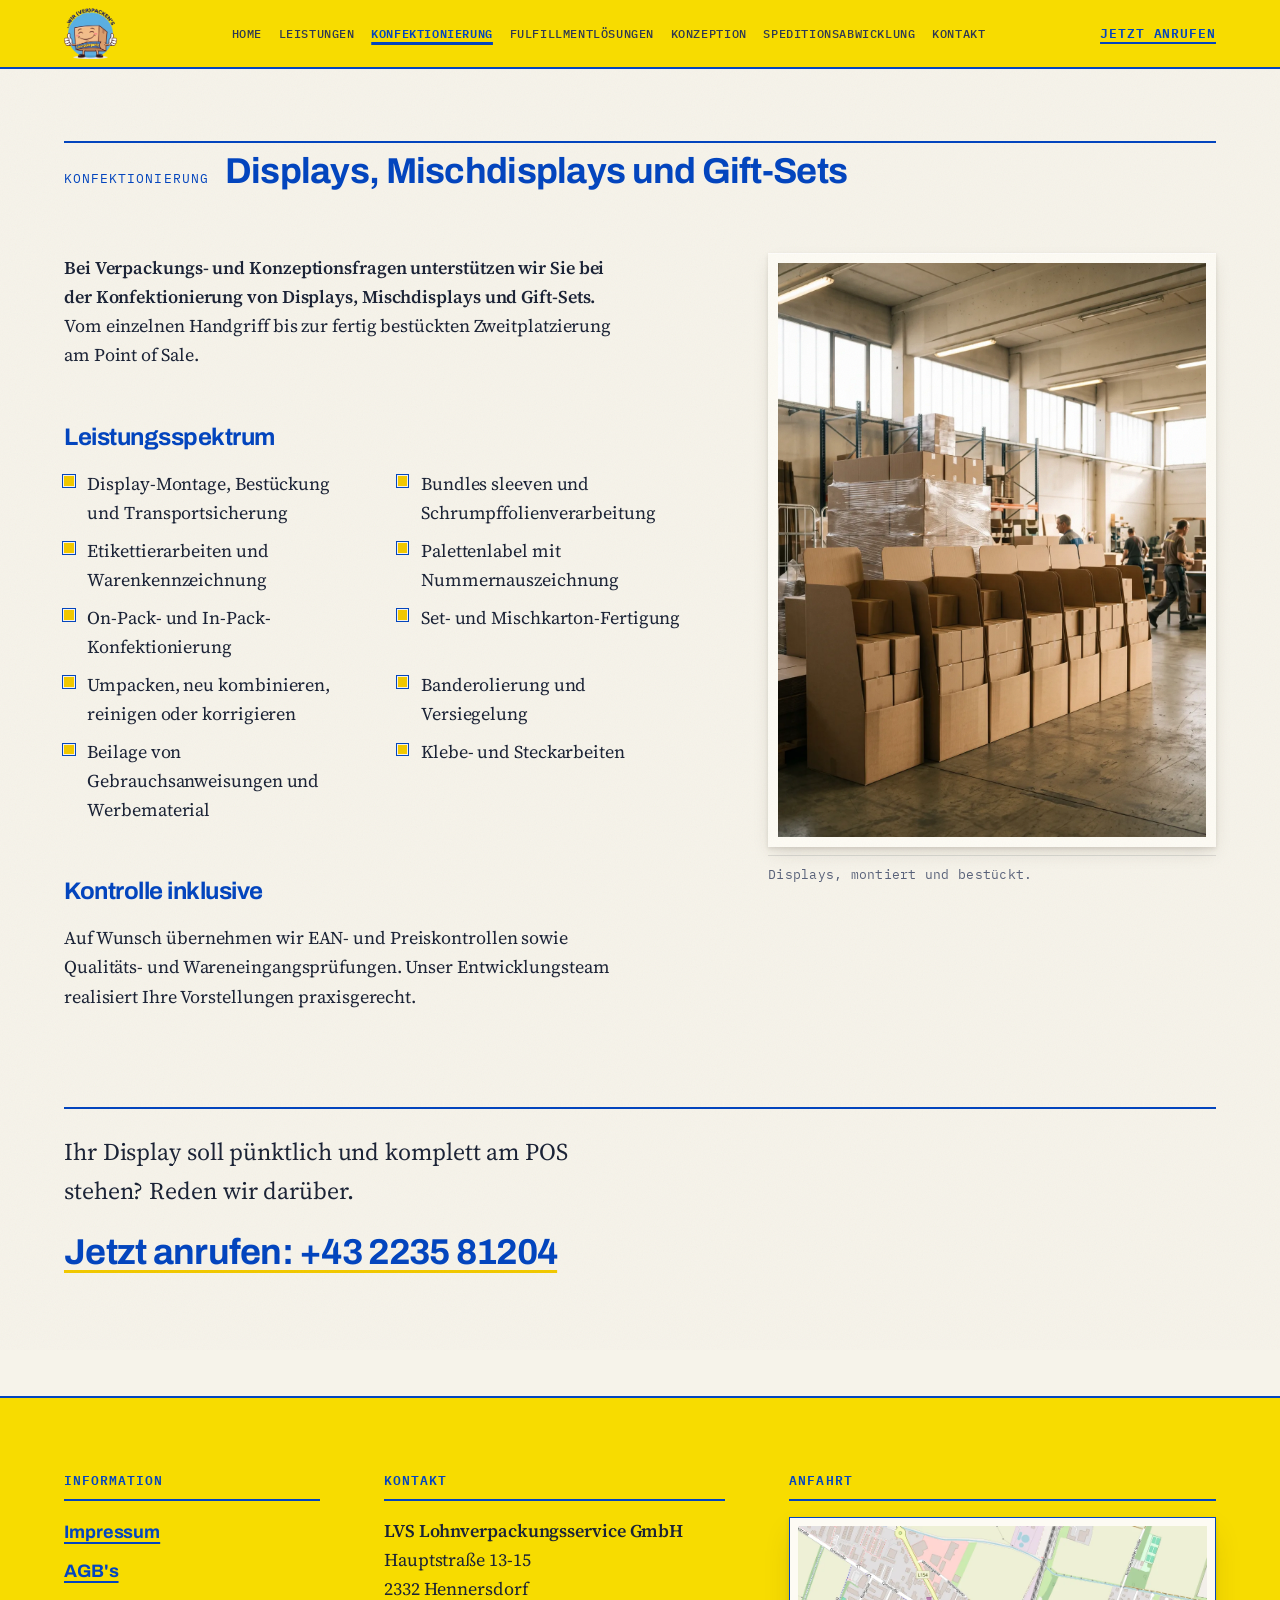
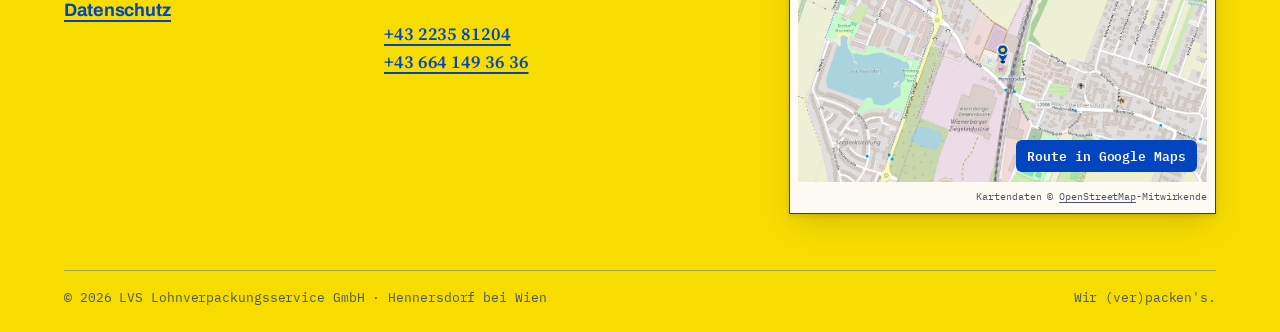
<file: konfektionierung.html>
<!doctype html>
<html lang="de">
<head>
<meta charset="utf-8">
<meta name="viewport" content="width=device-width, initial-scale=1, viewport-fit=cover">
<title>Konfektionierung · LVS Lohnverpackungsservice, Hennersdorf bei Wien</title>
<meta name="description" content="Konfektionierung von Displays, Mischdisplays und Gift-Sets: Montage, Bestückung, Sleeven, Etikettieren und Transportsicherung bei LVS in Hennersdorf.">
<link rel="icon" type="image/png" sizes="32x32" href="assets/favicon-32.png">
<link rel="icon" type="image/png" sizes="192x192" href="assets/favicon-192.png">
<link rel="apple-touch-icon" href="assets/favicon-180.png">
<link rel="stylesheet" href="assets/fonts.css">
<link rel="stylesheet" href="scrollcraft.css">
<link rel="stylesheet" href="site.css?v=3">
</head>
<body>

<div class="sc-grain" aria-hidden="true"></div>

<header class="site-head">
  <a class="site-head__brand" href="index.html">
    <img src="assets/logo.webp" width="1100" height="1058" alt="">
    <span>LVS Lohnverpackungsservice</span>
  </a>
  <nav class="site-head__nav" aria-label="Hauptnavigation">
    <a href="index.html">Home</a>
    <a href="leistungen.html">Leistungen</a>
    <a href="konfektionierung.html" aria-current="page">Konfektionierung</a>
    <a href="fulfillmentloesungen.html">Fulfillmentlösungen</a>
    <a href="konzeption.html">Konzeption</a>
    <a href="speditionsabwicklung.html">Speditionsabwicklung</a>
    <a href="kontakt.html">Kontakt</a>
  </nav>
  <a class="site-head__tel" href="tel:+43223581204">Jetzt anrufen</a>
</header>

<main class="page">
  <div class="sc-wrap">
    <div class="intertitle" data-sc-in>
      <span class="sc-label">Konfektionierung</span>
      <h1 class="sc-display">Displays, Mischdisplays und Gift-Sets</h1>
    </div>

    <div class="page-grid">
      <div class="prose" data-sc-in data-sc-stagger="70">
        <p><strong>Bei Verpackungs- und Konzeptionsfragen unterstützen wir Sie bei der Konfektionierung von Displays, Mischdisplays und Gift-Sets.</strong> Vom einzelnen Handgriff bis zur fertig bestückten Zweitplatzierung am Point of Sale.</p>

        <h2 class="sub">Leistungsspektrum</h2>
        <ul class="tick tick--cols">
          <li>Display-Montage, Bestückung und Transportsicherung</li>
          <li>Bundles sleeven und Schrumpffolienverarbeitung</li>
          <li>Etikettierarbeiten und Warenkennzeichnung</li>
          <li>Palettenlabel mit Nummernauszeichnung</li>
          <li>On-Pack- und In-Pack-Konfektionierung</li>
          <li>Set- und Mischkarton-Fertigung</li>
          <li>Umpacken, neu kombinieren, reinigen oder korrigieren</li>
          <li>Banderolierung und Versiegelung</li>
          <li>Beilage von Gebrauchsanweisungen und Werbematerial</li>
          <li>Klebe- und Steckarbeiten</li>
        </ul>

        <h2 class="sub">Kontrolle inklusive</h2>
        <p>Auf Wunsch übernehmen wir EAN- und Preiskontrollen sowie Qualitäts- und Wareneingangsprüfungen. Unser Entwicklungsteam realisiert Ihre Vorstellungen praxisgerecht.</p>
      </div>
      <div class="page-figs">
        <figure data-sc-in>
          <div class="fig-frame"><img src="assets/displays.webp" width="1200" height="1607" alt="Fertig bestückte Kartondisplays in einer Reihe auf dem Hallenboden"></div>
          <figcaption>Displays, montiert und bestückt.</figcaption>
        </figure>
      </div>
    </div>

    <div class="page-cta" data-sc-in>
      <p class="lede">Ihr Display soll pünktlich und komplett am POS stehen? Reden wir darüber.</p>
      <a class="cta-line" href="tel:+43223581204">Jetzt anrufen: +43 2235 81204</a>
    </div>
  </div>
</main>

<footer class="site-footer">
  <div class="site-footer__grid">
    <section>
      <h2>Information</h2>
      <ul class="foot-links">
        <li><a href="impressum.html">Impressum</a></li>
        <li><a href="agb.html">AGB's</a></li>
        <li><a href="datenschutz.html">Datenschutz</a></li>
      </ul>
    </section>
    <section>
      <h2>Kontakt</h2>
      <p class="foot-contact"><strong>LVS Lohnverpackungsservice GmbH</strong><br>Hauptstraße 13-15<br>2332 Hennersdorf</p>
      <p class="foot-contact"><a href="tel:+43223581204">+43 2235 81204</a><br><a href="tel:+436641493636">+43 664 149 36 36</a></p>
    </section>
    <section>
      <h2>Anfahrt</h2>
      <div class="map-frame">
        <a class="map-still" href="https://maps.app.goo.gl/fFtZ2HsNawn8JC3C9" rel="noopener" target="_blank">
          <img src="assets/karte.webp" width="1000" height="625" style="width:100%;height:auto;aspect-ratio:1000/625;object-fit:cover" alt="Karte: LVS Lohnverpackungsservice, Hauptstraße 13-15, 2332 Hennersdorf" loading="lazy">
          <span>Route in Google Maps</span>
        </a>
        <p class="map-attrib">Kartendaten © <a href="https://www.openstreetmap.org/copyright" rel="noopener" target="_blank">OpenStreetMap</a>-Mitwirkende</p>
      </div>
    </section>
  </div>
  <p class="site-footer__bottom"><span>© 2026 LVS Lohnverpackungsservice GmbH · Hennersdorf bei Wien</span><span>Wir (ver)packen's.</span></p>
</footer>

<script src="site.js"></script>
<script src="scrollcraft.js"></script>
<script>ScrollCraft.mount(document.body);</script>
</body>
</html>
</file>
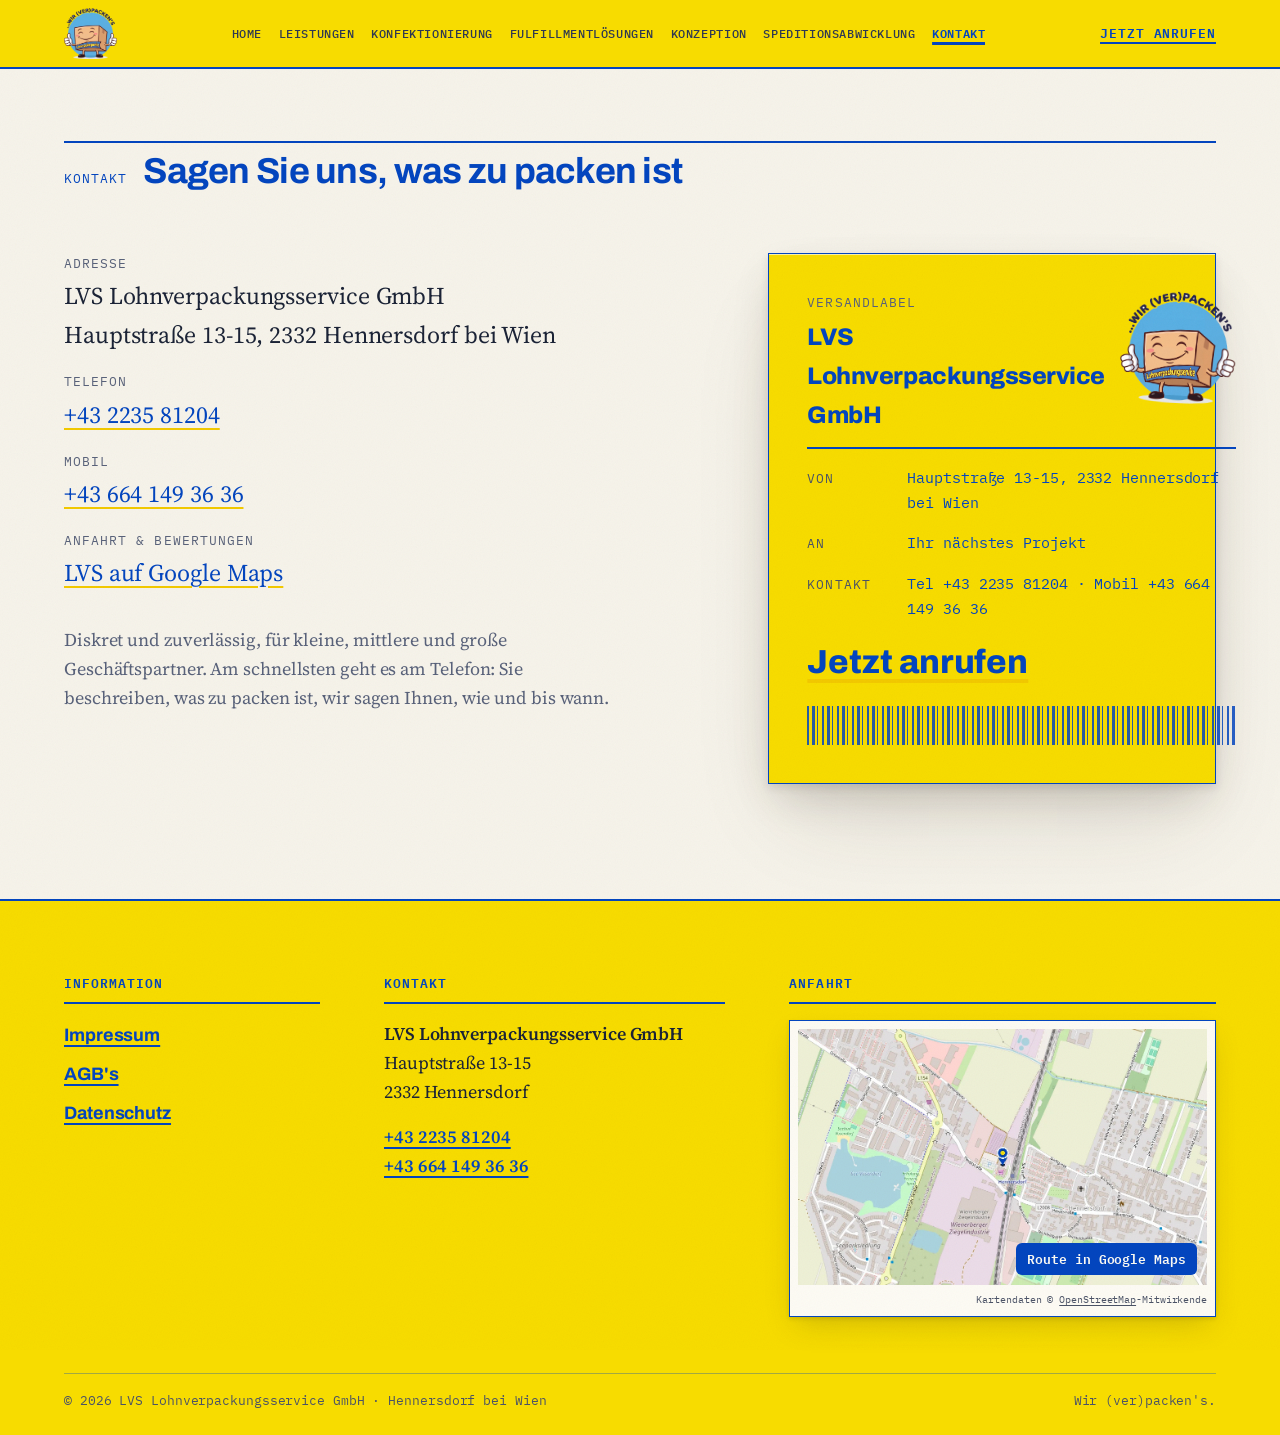
<file: kontakt.html>
<!doctype html>
<html lang="de">
<head>
<meta charset="utf-8">
<meta name="viewport" content="width=device-width, initial-scale=1, viewport-fit=cover">
<title>Kontakt · LVS Lohnverpackungsservice, Hennersdorf bei Wien</title>
<meta name="description" content="Kontakt zur LVS Lohnverpackungsservice GmbH: Hauptstraße 13-15, 2332 Hennersdorf bei Wien. Tel +43 2235 81204, Mobil +43 664 149 36 36.">
<link rel="icon" type="image/png" sizes="32x32" href="assets/favicon-32.png">
<link rel="icon" type="image/png" sizes="192x192" href="assets/favicon-192.png">
<link rel="apple-touch-icon" href="assets/favicon-180.png">
<link rel="stylesheet" href="assets/fonts.css">
<link rel="stylesheet" href="scrollcraft.css">
<link rel="stylesheet" href="site.css?v=3">
<style>
  .label-card {
    background: var(--lvs-yellow); color: var(--lvs-blue);
    box-shadow: var(--sc-e3), var(--sc-edge);
    padding: clamp(1.25rem, 3vw, 2.5rem);
    border: 1px solid var(--lvs-blue);
    display: grid; gap: var(--sc-4);
    transform: rotate(-0.6deg);
  }
  .label-card__head { display: flex; justify-content: space-between; align-items: start; gap: var(--sc-4); border-bottom: 2px solid var(--lvs-blue); padding-bottom: var(--sc-3); }
  .label-card__head .name { font-family: var(--sc-font-display); font-weight: 800; font-size: var(--sc-t-lg); letter-spacing: var(--sc-track-snug); }
  .label-row { display: grid; grid-template-columns: 5.5rem 1fr; gap: var(--sc-3); font-family: var(--sc-font-mono); font-size: var(--sc-t-sm); align-items: baseline; }
  .label-row .k { font-size: var(--sc-t-xs); text-transform: uppercase; letter-spacing: var(--sc-track-wide); color: #4A5266; }
  .label-cta {
    font-family: var(--sc-font-display); font-weight: 800;
    font-size: clamp(1.4rem, 2.6vw, 2.1rem);
    color: var(--lvs-blue);
    text-decoration-thickness: 4px; text-decoration-color: var(--sc-accent); text-underline-offset: 0.18em;
    width: fit-content;
  }
  .label-cta:hover { text-decoration-color: var(--lvs-blue); }
  .helmi-stamp { width: clamp(6rem, 9vw, 8rem); flex: none; display: grid; place-items: center; transform: rotate(3deg); }
  .helmi-stamp img { width: 100%; height: auto; }
  .barcode { height: 2.4rem; background: repeating-linear-gradient(90deg, var(--lvs-blue) 0 2px, transparent 2px 5px, var(--lvs-blue) 5px 8px, transparent 8px 10px, var(--lvs-blue) 10px 11px, transparent 11px 15px); opacity: 0.85; }
  .contact-list { display: grid; gap: var(--sc-4); font-size: var(--sc-t-lg); }
  .contact-list a { color: var(--lvs-blue); text-decoration-thickness: 2px; text-decoration-color: var(--sc-accent); text-underline-offset: 0.2em; }
  .contact-list .k { font-family: var(--sc-font-mono); font-size: var(--sc-t-xs); text-transform: uppercase; letter-spacing: var(--sc-track-wide); color: var(--sc-ink-soft); display: block; margin-bottom: 0.2rem; }
</style>
</head>
<body>

<div class="sc-grain" aria-hidden="true"></div>

<header class="site-head">
  <a class="site-head__brand" href="index.html">
    <img src="assets/logo.webp" width="1100" height="1058" alt="">
    <span>LVS Lohnverpackungsservice</span>
  </a>
  <nav class="site-head__nav" aria-label="Hauptnavigation">
    <a href="index.html">Home</a>
    <a href="leistungen.html">Leistungen</a>
    <a href="konfektionierung.html">Konfektionierung</a>
    <a href="fulfillmentloesungen.html">Fulfillmentlösungen</a>
    <a href="konzeption.html">Konzeption</a>
    <a href="speditionsabwicklung.html">Speditionsabwicklung</a>
    <a href="kontakt.html" aria-current="page">Kontakt</a>
  </nav>
  <a class="site-head__tel" href="tel:+43223581204">Jetzt anrufen</a>
</header>

<main class="page">
  <div class="sc-wrap">
    <div class="intertitle" data-sc-in>
      <span class="sc-label">Kontakt</span>
      <h1 class="sc-display">Sagen Sie uns, was zu packen ist</h1>
    </div>

    <div class="page-grid">
      <div class="prose" data-sc-in data-sc-stagger="70">
        <div class="contact-list">
          <p style="margin:0;"><span class="k">Adresse</span>LVS Lohnverpackungsservice GmbH<br>Hauptstraße 13-15, 2332 Hennersdorf bei Wien</p>
          <p style="margin:0;"><span class="k">Telefon</span><a href="tel:+43223581204">+43 2235 81204</a></p>
          <p style="margin:0;"><span class="k">Mobil</span><a href="tel:+436641493636">+43 664 149 36 36</a></p>
          <p style="margin:0;"><span class="k">Anfahrt &amp; Bewertungen</span><a href="https://maps.app.goo.gl/fFtZ2HsNawn8JC3C9" rel="noopener" target="_blank">LVS auf Google Maps</a></p>
        </div>
        <p class="quiet" style="margin-top: var(--sc-6);">Diskret und zuverlässig, für kleine, mittlere und große Geschäftspartner. Am schnellsten geht es am Telefon: Sie beschreiben, was zu packen ist, wir sagen Ihnen, wie und bis wann.</p>
      </div>

      <div class="label-card" data-sc-in>
        <div class="label-card__head">
          <div>
            <p class="sc-label" style="color: var(--sc-ink-soft); margin: 0 0 0.3rem;">Versandlabel</p>
            <p class="name" style="margin: 0;">LVS Lohnverpackungsservice GmbH</p>
          </div>
          <span class="helmi-stamp"><img src="assets/logo.webp" width="1100" height="1058" alt="LVS-Logo: Helmi, der lachende Karton, darüber der Schriftzug Wir (ver)packen's"></span>
        </div>
        <div class="label-row"><span class="k">Von</span><span>Hauptstraße 13-15, 2332 Hennersdorf bei Wien</span></div>
        <div class="label-row"><span class="k">An</span><span>Ihr nächstes Projekt</span></div>
        <div class="label-row"><span class="k">Kontakt</span><span>Tel +43 2235 81204 · Mobil +43 664 149 36 36</span></div>
        <a class="label-cta" href="tel:+43223581204">Jetzt anrufen</a>
        <div class="barcode" aria-hidden="true"></div>
      </div>
    </div>
  </div>
</main>

<footer class="site-footer">
  <div class="site-footer__grid">
    <section>
      <h2>Information</h2>
      <ul class="foot-links">
        <li><a href="impressum.html">Impressum</a></li>
        <li><a href="agb.html">AGB's</a></li>
        <li><a href="datenschutz.html">Datenschutz</a></li>
      </ul>
    </section>
    <section>
      <h2>Kontakt</h2>
      <p class="foot-contact"><strong>LVS Lohnverpackungsservice GmbH</strong><br>Hauptstraße 13-15<br>2332 Hennersdorf</p>
      <p class="foot-contact"><a href="tel:+43223581204">+43 2235 81204</a><br><a href="tel:+436641493636">+43 664 149 36 36</a></p>
    </section>
    <section>
      <h2>Anfahrt</h2>
      <div class="map-frame">
        <a class="map-still" href="https://maps.app.goo.gl/fFtZ2HsNawn8JC3C9" rel="noopener" target="_blank">
          <img src="assets/karte.webp" width="1000" height="625" style="width:100%;height:auto;aspect-ratio:1000/625;object-fit:cover" alt="Karte: LVS Lohnverpackungsservice, Hauptstraße 13-15, 2332 Hennersdorf" loading="lazy">
          <span>Route in Google Maps</span>
        </a>
        <p class="map-attrib">Kartendaten © <a href="https://www.openstreetmap.org/copyright" rel="noopener" target="_blank">OpenStreetMap</a>-Mitwirkende</p>
      </div>
    </section>
  </div>
  <p class="site-footer__bottom"><span>© 2026 LVS Lohnverpackungsservice GmbH · Hennersdorf bei Wien</span><span>Wir (ver)packen's.</span></p>
</footer>

<script src="site.js"></script>
<script src="scrollcraft.js"></script>
<script>ScrollCraft.mount(document.body);</script>
</body>
</html>
</file>
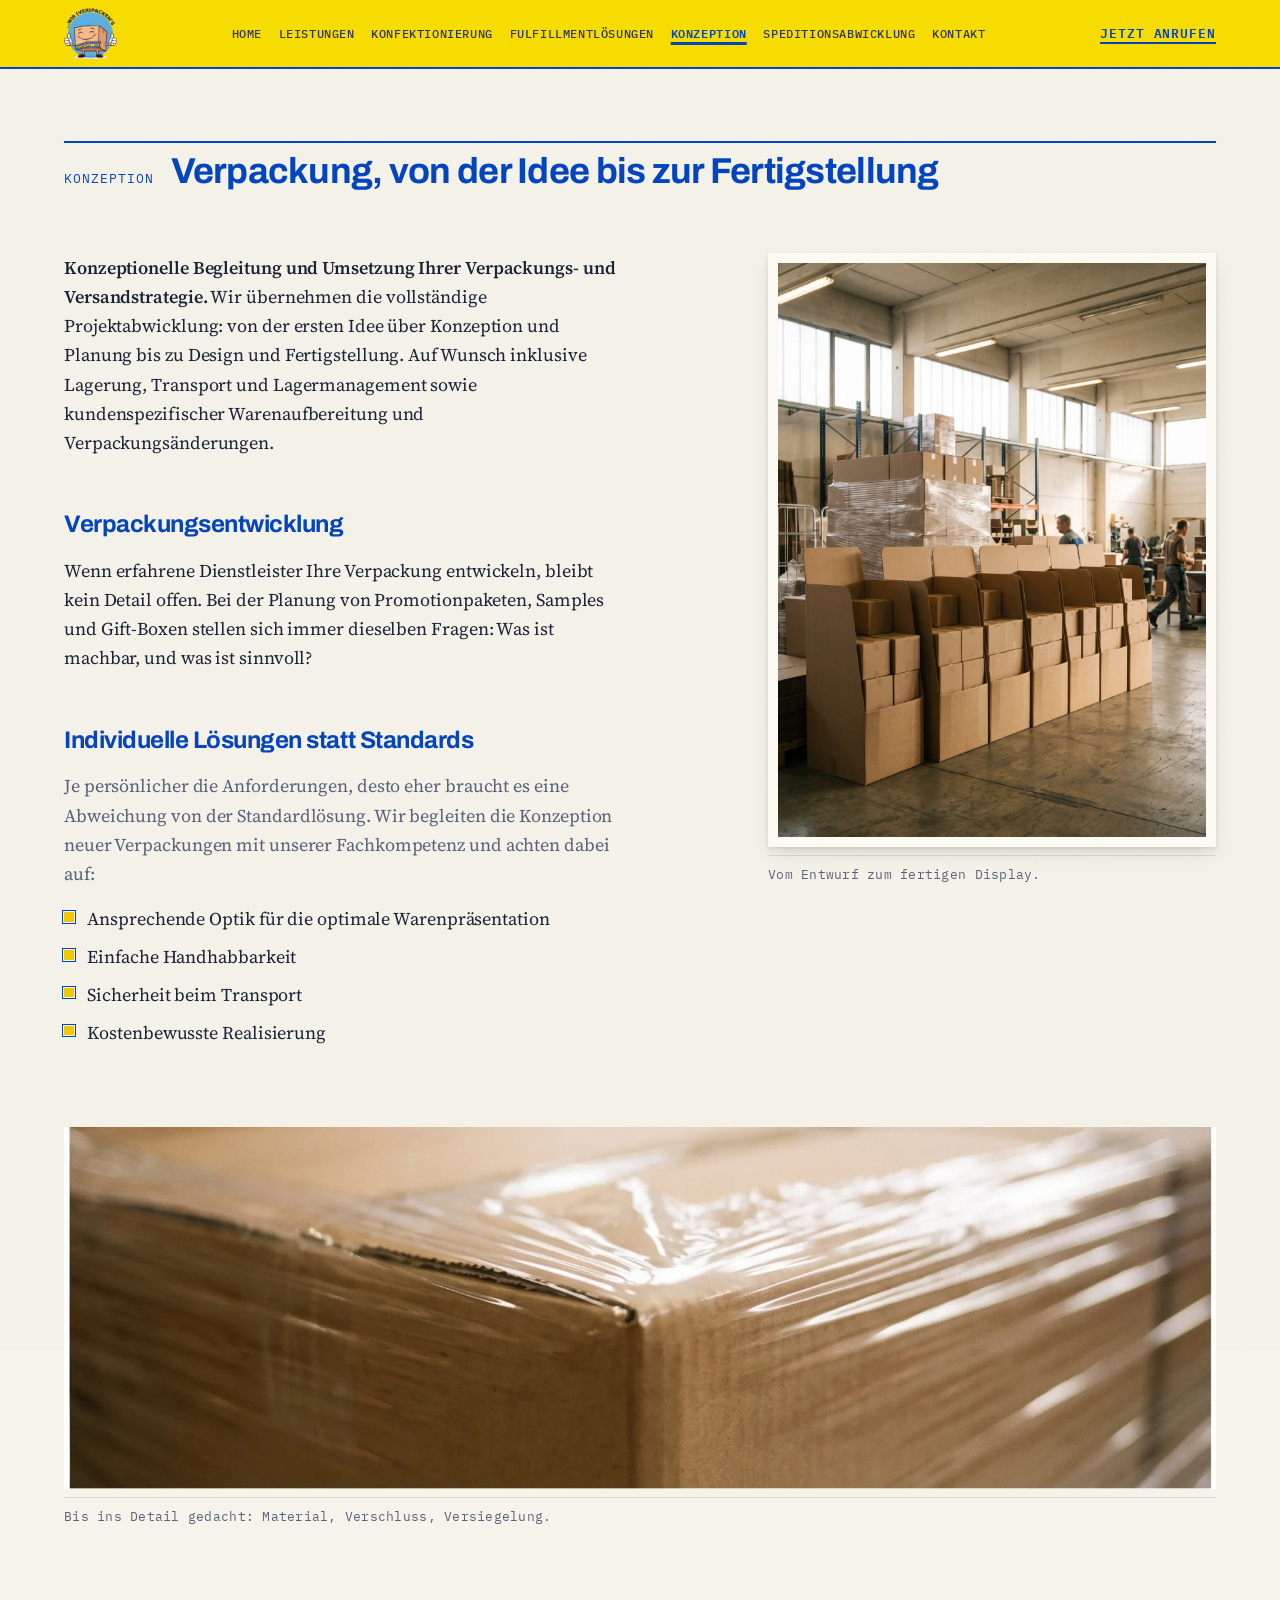
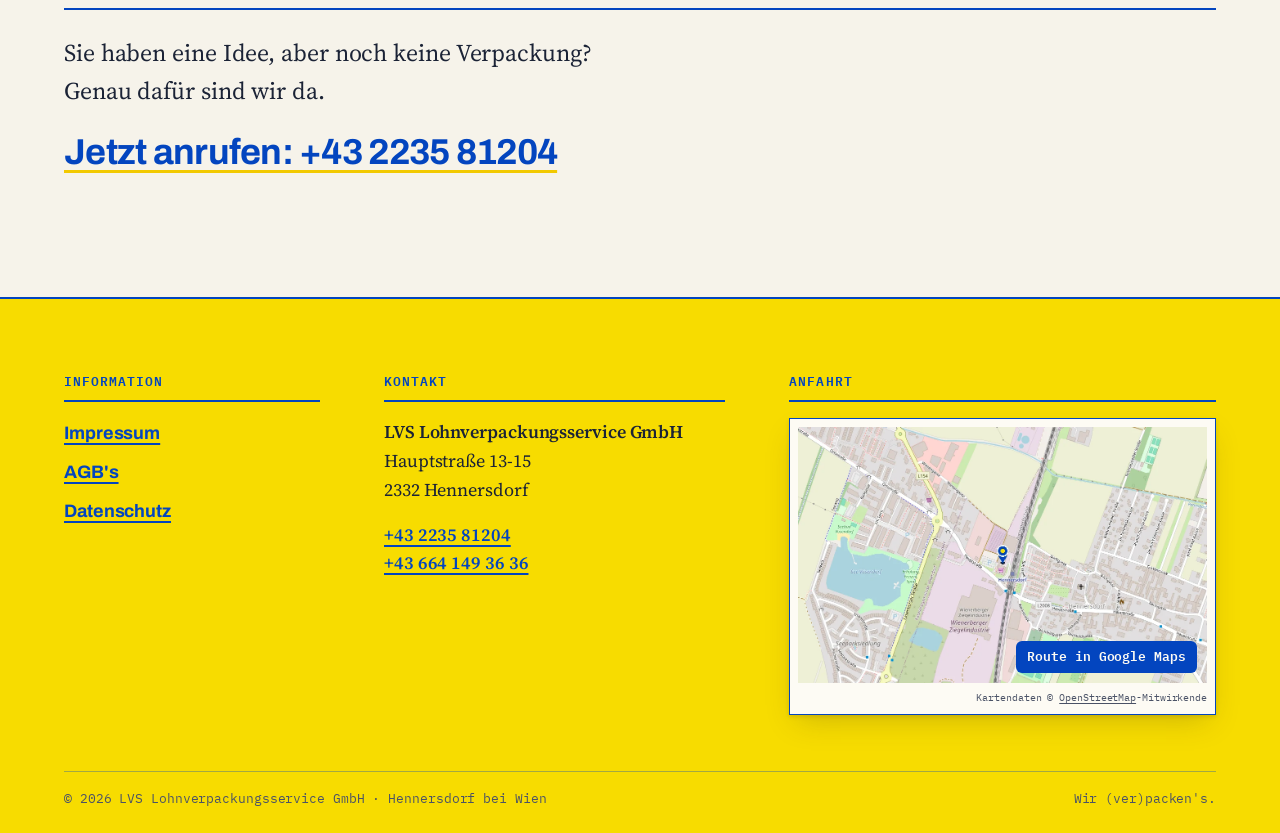
<file: konzeption.html>
<!doctype html>
<html lang="de">
<head>
<meta charset="utf-8">
<meta name="viewport" content="width=device-width, initial-scale=1, viewport-fit=cover">
<title>Konzeption · LVS Lohnverpackungsservice, Hennersdorf bei Wien</title>
<meta name="description" content="Verpackungsentwicklung und konzeptionelle Begleitung: von der Idee über Planung und Design bis zur Fertigstellung. LVS, Hennersdorf bei Wien.">
<link rel="icon" type="image/png" sizes="32x32" href="assets/favicon-32.png">
<link rel="icon" type="image/png" sizes="192x192" href="assets/favicon-192.png">
<link rel="apple-touch-icon" href="assets/favicon-180.png">
<link rel="stylesheet" href="assets/fonts.css">
<link rel="stylesheet" href="scrollcraft.css">
<link rel="stylesheet" href="site.css?v=3">
</head>
<body>

<div class="sc-grain" aria-hidden="true"></div>

<header class="site-head">
  <a class="site-head__brand" href="index.html">
    <img src="assets/logo.webp" width="1100" height="1058" alt="">
    <span>LVS Lohnverpackungsservice</span>
  </a>
  <nav class="site-head__nav" aria-label="Hauptnavigation">
    <a href="index.html">Home</a>
    <a href="leistungen.html">Leistungen</a>
    <a href="konfektionierung.html">Konfektionierung</a>
    <a href="fulfillmentloesungen.html">Fulfillmentlösungen</a>
    <a href="konzeption.html" aria-current="page">Konzeption</a>
    <a href="speditionsabwicklung.html">Speditionsabwicklung</a>
    <a href="kontakt.html">Kontakt</a>
  </nav>
  <a class="site-head__tel" href="tel:+43223581204">Jetzt anrufen</a>
</header>

<main class="page">
  <div class="sc-wrap">
    <div class="intertitle" data-sc-in>
      <span class="sc-label">Konzeption</span>
      <h1 class="sc-display">Verpackung, von der Idee bis zur Fertigstellung</h1>
    </div>

    <div class="page-grid">
      <div class="prose" data-sc-in data-sc-stagger="70">
        <p><strong>Konzeptionelle Begleitung und Umsetzung Ihrer Verpackungs- und Versandstrategie.</strong> Wir übernehmen die vollständige Projektabwicklung: von der ersten Idee über Konzeption und Planung bis zu Design und Fertigstellung. Auf Wunsch inklusive Lagerung, Transport und Lagermanagement sowie kundenspezifischer Warenaufbereitung und Verpackungsänderungen.</p>

        <h2 class="sub">Verpackungsentwicklung</h2>
        <p>Wenn erfahrene Dienstleister Ihre Verpackung entwickeln, bleibt kein Detail offen. Bei der Planung von Promotionpaketen, Samples und Gift-Boxen stellen sich immer dieselben Fragen: Was ist machbar, und was ist sinnvoll?</p>

        <h2 class="sub">Individuelle Lösungen statt Standards</h2>
        <p class="quiet">Je persönlicher die Anforderungen, desto eher braucht es eine Abweichung von der Standardlösung. Wir begleiten die Konzeption neuer Verpackungen mit unserer Fachkompetenz und achten dabei auf:</p>
        <ul class="tick">
          <li>Ansprechende Optik für die optimale Warenpräsentation</li>
          <li>Einfache Handhabbarkeit</li>
          <li>Sicherheit beim Transport</li>
          <li>Kostenbewusste Realisierung</li>
        </ul>
      </div>
      <div class="page-figs">
        <figure data-sc-in>
          <div class="fig-frame"><img src="assets/displays.webp" width="1200" height="1607" alt="Fertig bestückte Kartondisplays in einer Reihe auf dem Hallenboden"></div>
          <figcaption>Vom Entwurf zum fertigen Display.</figcaption>
        </figure>
      </div>
    </div>

    <figure data-sc-in style="margin-top: clamp(3rem, 7vw, 5rem);">
      <img src="assets/foil.webp" width="1800" height="565" alt="Nahaufnahme von straff gespannter Schrumpffolie über einer Kartonkante" style="width:100%; height:auto;">
      <figcaption>Bis ins Detail gedacht: Material, Verschluss, Versiegelung.</figcaption>
    </figure>

    <div class="page-cta" data-sc-in>
      <p class="lede">Sie haben eine Idee, aber noch keine Verpackung? Genau dafür sind wir da.</p>
      <a class="cta-line" href="tel:+43223581204">Jetzt anrufen: +43 2235 81204</a>
    </div>
  </div>
</main>

<footer class="site-footer">
  <div class="site-footer__grid">
    <section>
      <h2>Information</h2>
      <ul class="foot-links">
        <li><a href="impressum.html">Impressum</a></li>
        <li><a href="agb.html">AGB's</a></li>
        <li><a href="datenschutz.html">Datenschutz</a></li>
      </ul>
    </section>
    <section>
      <h2>Kontakt</h2>
      <p class="foot-contact"><strong>LVS Lohnverpackungsservice GmbH</strong><br>Hauptstraße 13-15<br>2332 Hennersdorf</p>
      <p class="foot-contact"><a href="tel:+43223581204">+43 2235 81204</a><br><a href="tel:+436641493636">+43 664 149 36 36</a></p>
    </section>
    <section>
      <h2>Anfahrt</h2>
      <div class="map-frame">
        <a class="map-still" href="https://maps.app.goo.gl/fFtZ2HsNawn8JC3C9" rel="noopener" target="_blank">
          <img src="assets/karte.webp" width="1000" height="625" style="width:100%;height:auto;aspect-ratio:1000/625;object-fit:cover" alt="Karte: LVS Lohnverpackungsservice, Hauptstraße 13-15, 2332 Hennersdorf" loading="lazy">
          <span>Route in Google Maps</span>
        </a>
        <p class="map-attrib">Kartendaten © <a href="https://www.openstreetmap.org/copyright" rel="noopener" target="_blank">OpenStreetMap</a>-Mitwirkende</p>
      </div>
    </section>
  </div>
  <p class="site-footer__bottom"><span>© 2026 LVS Lohnverpackungsservice GmbH · Hennersdorf bei Wien</span><span>Wir (ver)packen's.</span></p>
</footer>

<script src="site.js"></script>
<script src="scrollcraft.js"></script>
<script>ScrollCraft.mount(document.body);</script>
</body>
</html>
</file>
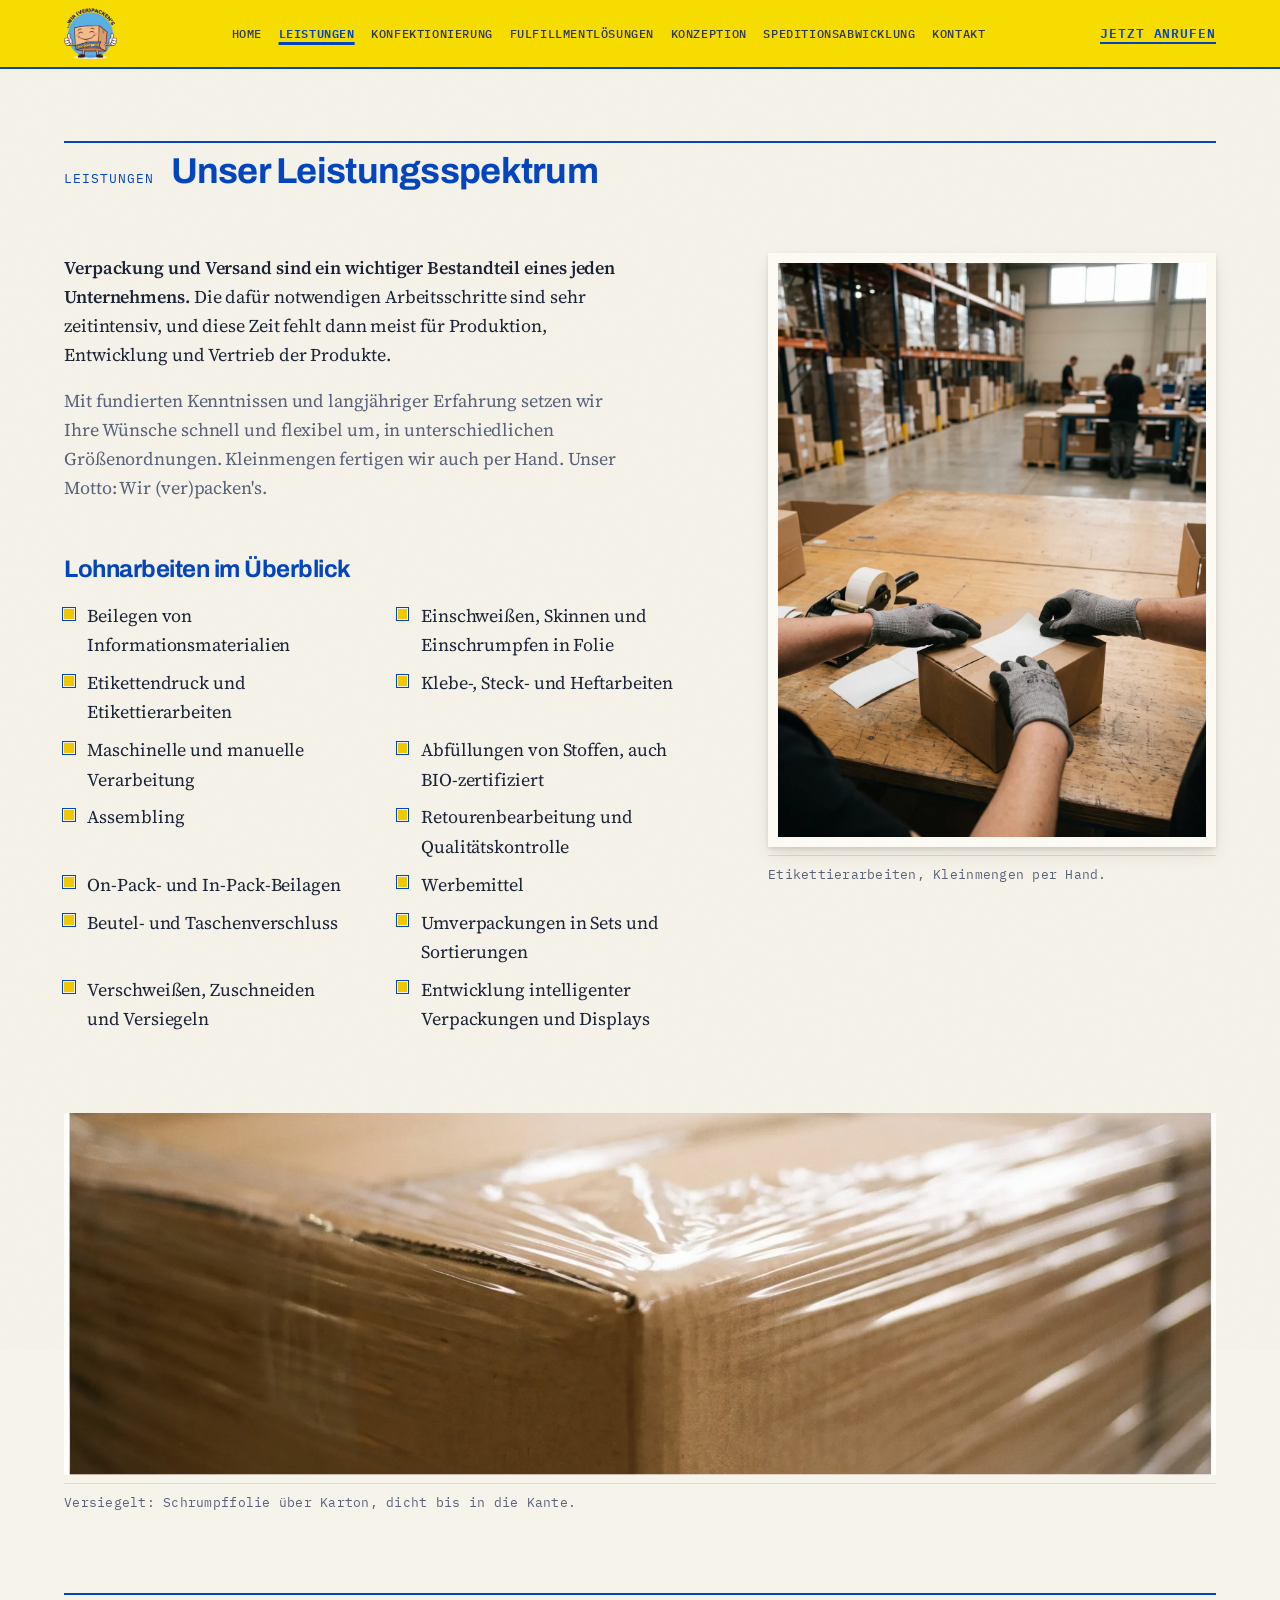
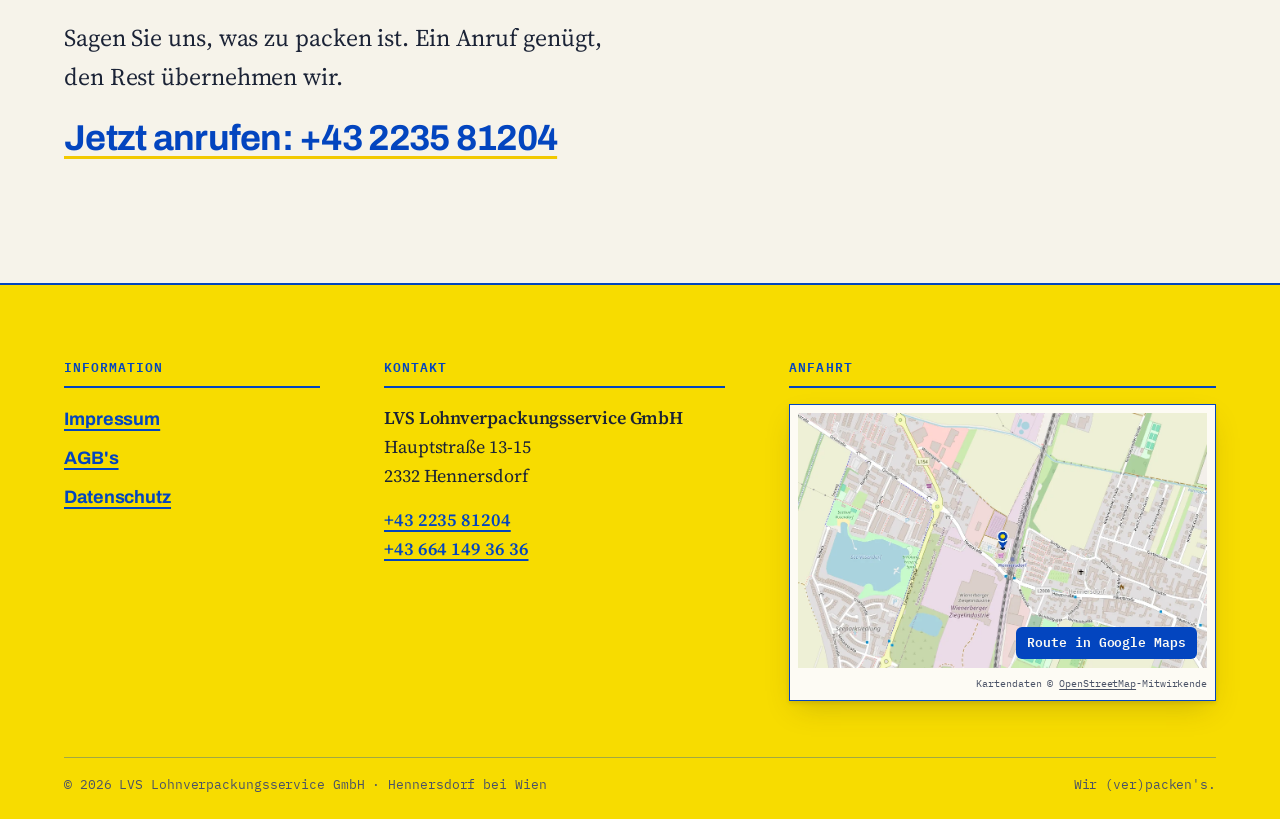
<file: leistungen.html>
<!doctype html>
<html lang="de">
<head>
<meta charset="utf-8">
<meta name="viewport" content="width=device-width, initial-scale=1, viewport-fit=cover">
<title>Leistungen · LVS Lohnverpackungsservice, Hennersdorf bei Wien</title>
<meta name="description" content="Das Leistungsspektrum der LVS Lohnverpackungsservice GmbH: Lohnarbeiten von Einschweißen und Etikettieren bis BIO-zertifizierter Abfüllung.">
<link rel="icon" type="image/png" sizes="32x32" href="assets/favicon-32.png">
<link rel="icon" type="image/png" sizes="192x192" href="assets/favicon-192.png">
<link rel="apple-touch-icon" href="assets/favicon-180.png">
<link rel="stylesheet" href="assets/fonts.css">
<link rel="stylesheet" href="scrollcraft.css">
<link rel="stylesheet" href="site.css?v=3">
</head>
<body>

<div class="sc-grain" aria-hidden="true"></div>

<header class="site-head">
  <a class="site-head__brand" href="index.html">
    <img src="assets/logo.webp" width="1100" height="1058" alt="">
    <span>LVS Lohnverpackungsservice</span>
  </a>
  <nav class="site-head__nav" aria-label="Hauptnavigation">
    <a href="index.html">Home</a>
    <a href="leistungen.html" aria-current="page">Leistungen</a>
    <a href="konfektionierung.html">Konfektionierung</a>
    <a href="fulfillmentloesungen.html">Fulfillmentlösungen</a>
    <a href="konzeption.html">Konzeption</a>
    <a href="speditionsabwicklung.html">Speditionsabwicklung</a>
    <a href="kontakt.html">Kontakt</a>
  </nav>
  <a class="site-head__tel" href="tel:+43223581204">Jetzt anrufen</a>
</header>

<main class="page">
  <div class="sc-wrap">
    <div class="intertitle" data-sc-in>
      <span class="sc-label">Leistungen</span>
      <h1 class="sc-display">Unser Leistungsspektrum</h1>
    </div>

    <div class="page-grid">
      <div class="prose" data-sc-in data-sc-stagger="70">
        <p><strong>Verpackung und Versand sind ein wichtiger Bestandteil eines jeden Unternehmens.</strong> Die dafür notwendigen Arbeitsschritte sind sehr zeitintensiv, und diese Zeit fehlt dann meist für Produktion, Entwicklung und Vertrieb der Produkte.</p>
        <p class="quiet">Mit fundierten Kenntnissen und langjähriger Erfahrung setzen wir Ihre Wünsche schnell und flexibel um, in unterschiedlichen Größenordnungen. Kleinmengen fertigen wir auch per Hand. Unser Motto: Wir (ver)packen's.</p>

        <h2 class="sub">Lohnarbeiten im Überblick</h2>
        <ul class="tick tick--cols">
          <li>Beilegen von Informationsmaterialien</li>
          <li>Einschweißen, Skinnen und Einschrumpfen in Folie</li>
          <li>Etikettendruck und Etikettierarbeiten</li>
          <li>Klebe-, Steck- und Heftarbeiten</li>
          <li>Maschinelle und manuelle Verarbeitung</li>
          <li>Abfüllungen von Stoffen, auch BIO-zertifiziert</li>
          <li>Assembling</li>
          <li>Retourenbearbeitung und Qualitätskontrolle</li>
          <li>On-Pack- und In-Pack-Beilagen</li>
          <li>Werbemittel</li>
          <li>Beutel- und Taschenverschluss</li>
          <li>Umverpackungen in Sets und Sortierungen</li>
          <li>Verschweißen, Zuschneiden und Versiegeln</li>
          <li>Entwicklung intelligenter Verpackungen und Displays</li>
        </ul>
      </div>
      <div class="page-figs">
        <figure data-sc-in>
          <div class="fig-frame"><img src="assets/hands.webp" width="1200" height="1607" alt="Zwei Hände in Arbeitshandschuhen kleben ein Etikett auf einen kleinen Karton"></div>
          <figcaption>Etikettierarbeiten, Kleinmengen per Hand.</figcaption>
        </figure>
      </div>
    </div>

    <figure data-sc-in style="margin-top: clamp(3rem, 7vw, 5rem);">
      <img src="assets/foil.webp" width="1800" height="565" alt="Nahaufnahme von straff gespannter Schrumpffolie über einer Kartonkante" style="width:100%; height:auto;">
      <figcaption>Versiegelt: Schrumpffolie über Karton, dicht bis in die Kante.</figcaption>
    </figure>

    <div class="page-cta" data-sc-in>
      <p class="lede">Sagen Sie uns, was zu packen ist. Ein Anruf genügt, den Rest übernehmen wir.</p>
      <a class="cta-line" href="tel:+43223581204">Jetzt anrufen: +43 2235 81204</a>
    </div>
  </div>
</main>

<footer class="site-footer">
  <div class="site-footer__grid">
    <section>
      <h2>Information</h2>
      <ul class="foot-links">
        <li><a href="impressum.html">Impressum</a></li>
        <li><a href="agb.html">AGB's</a></li>
        <li><a href="datenschutz.html">Datenschutz</a></li>
      </ul>
    </section>
    <section>
      <h2>Kontakt</h2>
      <p class="foot-contact"><strong>LVS Lohnverpackungsservice GmbH</strong><br>Hauptstraße 13-15<br>2332 Hennersdorf</p>
      <p class="foot-contact"><a href="tel:+43223581204">+43 2235 81204</a><br><a href="tel:+436641493636">+43 664 149 36 36</a></p>
    </section>
    <section>
      <h2>Anfahrt</h2>
      <div class="map-frame">
        <a class="map-still" href="https://maps.app.goo.gl/fFtZ2HsNawn8JC3C9" rel="noopener" target="_blank">
          <img src="assets/karte.webp" width="1000" height="625" style="width:100%;height:auto;aspect-ratio:1000/625;object-fit:cover" alt="Karte: LVS Lohnverpackungsservice, Hauptstraße 13-15, 2332 Hennersdorf" loading="lazy">
          <span>Route in Google Maps</span>
        </a>
        <p class="map-attrib">Kartendaten © <a href="https://www.openstreetmap.org/copyright" rel="noopener" target="_blank">OpenStreetMap</a>-Mitwirkende</p>
      </div>
    </section>
  </div>
  <p class="site-footer__bottom"><span>© 2026 LVS Lohnverpackungsservice GmbH · Hennersdorf bei Wien</span><span>Wir (ver)packen's.</span></p>
</footer>

<script src="site.js"></script>
<script src="scrollcraft.js"></script>
<script>ScrollCraft.mount(document.body);</script>
</body>
</html>
</file>
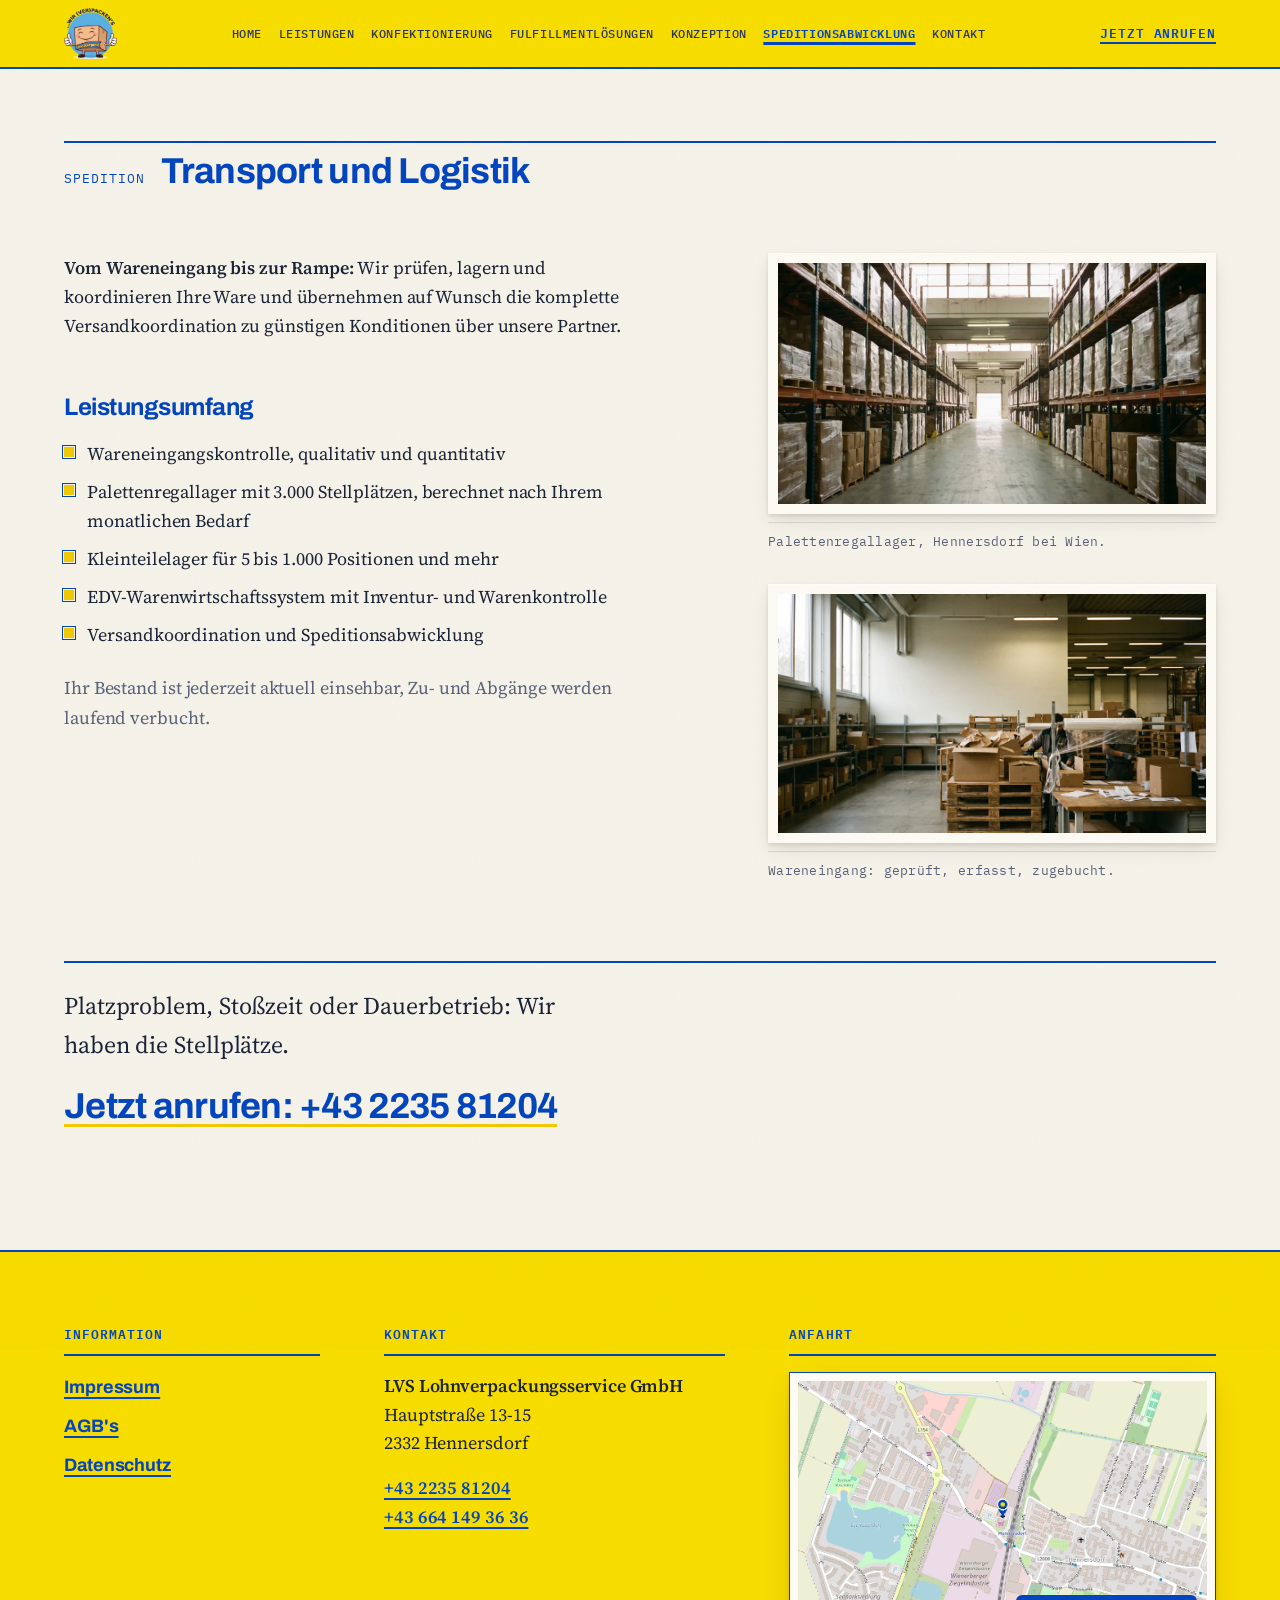
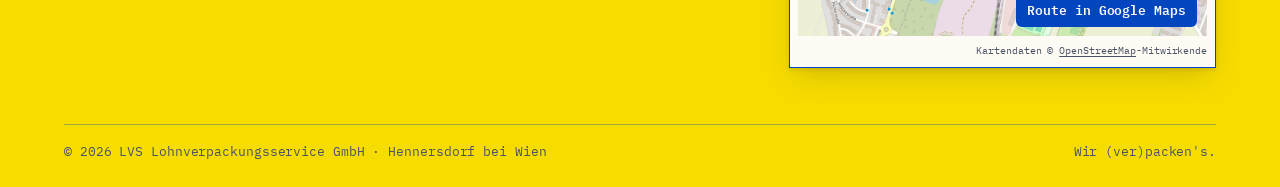
<file: speditionsabwicklung.html>
<!doctype html>
<html lang="de">
<head>
<meta charset="utf-8">
<meta name="viewport" content="width=device-width, initial-scale=1, viewport-fit=cover">
<title>Speditionsabwicklung · LVS Lohnverpackungsservice, Hennersdorf bei Wien</title>
<meta name="description" content="Transport und Logistik bei LVS: Wareneingangskontrolle, Palettenregallager mit 3.000 Stellplätzen, Kleinteilelager und EDV-Warenwirtschaft.">
<link rel="icon" type="image/png" sizes="32x32" href="assets/favicon-32.png">
<link rel="icon" type="image/png" sizes="192x192" href="assets/favicon-192.png">
<link rel="apple-touch-icon" href="assets/favicon-180.png">
<link rel="stylesheet" href="assets/fonts.css">
<link rel="stylesheet" href="scrollcraft.css">
<link rel="stylesheet" href="site.css?v=3">
</head>
<body>

<div class="sc-grain" aria-hidden="true"></div>

<header class="site-head">
  <a class="site-head__brand" href="index.html">
    <img src="assets/logo.webp" width="1100" height="1058" alt="">
    <span>LVS Lohnverpackungsservice</span>
  </a>
  <nav class="site-head__nav" aria-label="Hauptnavigation">
    <a href="index.html">Home</a>
    <a href="leistungen.html">Leistungen</a>
    <a href="konfektionierung.html">Konfektionierung</a>
    <a href="fulfillmentloesungen.html">Fulfillmentlösungen</a>
    <a href="konzeption.html">Konzeption</a>
    <a href="speditionsabwicklung.html" aria-current="page">Speditionsabwicklung</a>
    <a href="kontakt.html">Kontakt</a>
  </nav>
  <a class="site-head__tel" href="tel:+43223581204">Jetzt anrufen</a>
</header>

<main class="page">
  <div class="sc-wrap">
    <div class="intertitle" data-sc-in>
      <span class="sc-label">Spedition</span>
      <h1 class="sc-display">Transport und Logistik</h1>
    </div>

    <div class="page-grid">
      <div class="prose" data-sc-in data-sc-stagger="70">
        <p><strong>Vom Wareneingang bis zur Rampe:</strong> Wir prüfen, lagern und koordinieren Ihre Ware und übernehmen auf Wunsch die komplette Versandkoordination zu günstigen Konditionen über unsere Partner.</p>

        <h2 class="sub">Leistungsumfang</h2>
        <ul class="tick">
          <li>Wareneingangskontrolle, qualitativ und quantitativ</li>
          <li>Palettenregallager mit 3.000 Stellplätzen, berechnet nach Ihrem monatlichen Bedarf</li>
          <li>Kleinteilelager für 5 bis 1.000 Positionen und mehr</li>
          <li>EDV-Warenwirtschaftssystem mit Inventur- und Warenkontrolle</li>
          <li>Versandkoordination und Speditionsabwicklung</li>
        </ul>

        <p class="quiet" style="margin-top: var(--sc-5);">Ihr Bestand ist jederzeit aktuell einsehbar, Zu- und Abgänge werden laufend verbucht.</p>
      </div>
      <div class="page-figs">
        <figure data-sc-in>
          <div class="fig-frame"><img src="assets/lager-poster.webp" width="1280" height="720" alt="Leere Gasse eines Palettenregallagers mit folierten Paletten auf beiden Seiten"></div>
          <figcaption>Palettenregallager, Hennersdorf bei Wien.</figcaption>
        </figure>
        <figure data-sc-in>
          <div class="fig-frame"><img src="assets/chaos.webp" width="1920" height="1072" alt="Wareneingang mit offenen Kartons, Folienrollen und Beilagen auf Paletten und Werktischen"></div>
          <figcaption>Wareneingang: geprüft, erfasst, zugebucht.</figcaption>
        </figure>
      </div>
    </div>

    <div class="page-cta" data-sc-in>
      <p class="lede">Platzproblem, Stoßzeit oder Dauerbetrieb: Wir haben die Stellplätze.</p>
      <a class="cta-line" href="tel:+43223581204">Jetzt anrufen: +43 2235 81204</a>
    </div>
  </div>
</main>

<footer class="site-footer">
  <div class="site-footer__grid">
    <section>
      <h2>Information</h2>
      <ul class="foot-links">
        <li><a href="impressum.html">Impressum</a></li>
        <li><a href="agb.html">AGB's</a></li>
        <li><a href="datenschutz.html">Datenschutz</a></li>
      </ul>
    </section>
    <section>
      <h2>Kontakt</h2>
      <p class="foot-contact"><strong>LVS Lohnverpackungsservice GmbH</strong><br>Hauptstraße 13-15<br>2332 Hennersdorf</p>
      <p class="foot-contact"><a href="tel:+43223581204">+43 2235 81204</a><br><a href="tel:+436641493636">+43 664 149 36 36</a></p>
    </section>
    <section>
      <h2>Anfahrt</h2>
      <div class="map-frame">
        <a class="map-still" href="https://maps.app.goo.gl/fFtZ2HsNawn8JC3C9" rel="noopener" target="_blank">
          <img src="assets/karte.webp" width="1000" height="625" style="width:100%;height:auto;aspect-ratio:1000/625;object-fit:cover" alt="Karte: LVS Lohnverpackungsservice, Hauptstraße 13-15, 2332 Hennersdorf" loading="lazy">
          <span>Route in Google Maps</span>
        </a>
        <p class="map-attrib">Kartendaten © <a href="https://www.openstreetmap.org/copyright" rel="noopener" target="_blank">OpenStreetMap</a>-Mitwirkende</p>
      </div>
    </section>
  </div>
  <p class="site-footer__bottom"><span>© 2026 LVS Lohnverpackungsservice GmbH · Hennersdorf bei Wien</span><span>Wir (ver)packen's.</span></p>
</footer>

<script src="site.js"></script>
<script src="scrollcraft.js"></script>
<script>ScrollCraft.mount(document.body);</script>
</body>
</html>
</file>
<file: assets/fonts.css>
/* latin-ext */
@font-face {
  font-family: 'Archivo';
  font-style: normal;
  font-weight: 500;
  font-stretch: 100%;
  font-display: swap;
  src: url(fonts/archivo-normal-500-latin-ext.woff2) format('woff2');
  unicode-range: U+0100-02BA, U+02BD-02C5, U+02C7-02CC, U+02CE-02D7, U+02DD-02FF, U+0304, U+0308, U+0329, U+1D00-1DBF, U+1E00-1E9F, U+1EF2-1EFF, U+2020, U+20A0-20AB, U+20AD-20C0, U+2113, U+2C60-2C7F, U+A720-A7FF;
}
/* latin */
@font-face {
  font-family: 'Archivo';
  font-style: normal;
  font-weight: 500;
  font-stretch: 100%;
  font-display: swap;
  src: url(fonts/archivo-normal-500-latin.woff2) format('woff2');
  unicode-range: U+0000-00FF, U+0131, U+0152-0153, U+02BB-02BC, U+02C6, U+02DA, U+02DC, U+0304, U+0308, U+0329, U+2000-206F, U+20AC, U+2122, U+2191, U+2193, U+2212, U+2215, U+FEFF, U+FFFD;
}
/* latin-ext */
@font-face {
  font-family: 'Archivo';
  font-style: normal;
  font-weight: 600;
  font-stretch: 100%;
  font-display: swap;
  src: url(fonts/archivo-normal-500-latin-ext.woff2) format('woff2');
  unicode-range: U+0100-02BA, U+02BD-02C5, U+02C7-02CC, U+02CE-02D7, U+02DD-02FF, U+0304, U+0308, U+0329, U+1D00-1DBF, U+1E00-1E9F, U+1EF2-1EFF, U+2020, U+20A0-20AB, U+20AD-20C0, U+2113, U+2C60-2C7F, U+A720-A7FF;
}
/* latin */
@font-face {
  font-family: 'Archivo';
  font-style: normal;
  font-weight: 600;
  font-stretch: 100%;
  font-display: swap;
  src: url(fonts/archivo-normal-500-latin.woff2) format('woff2');
  unicode-range: U+0000-00FF, U+0131, U+0152-0153, U+02BB-02BC, U+02C6, U+02DA, U+02DC, U+0304, U+0308, U+0329, U+2000-206F, U+20AC, U+2122, U+2191, U+2193, U+2212, U+2215, U+FEFF, U+FFFD;
}
/* latin-ext */
@font-face {
  font-family: 'Archivo';
  font-style: normal;
  font-weight: 700;
  font-stretch: 100%;
  font-display: swap;
  src: url(fonts/archivo-normal-500-latin-ext.woff2) format('woff2');
  unicode-range: U+0100-02BA, U+02BD-02C5, U+02C7-02CC, U+02CE-02D7, U+02DD-02FF, U+0304, U+0308, U+0329, U+1D00-1DBF, U+1E00-1E9F, U+1EF2-1EFF, U+2020, U+20A0-20AB, U+20AD-20C0, U+2113, U+2C60-2C7F, U+A720-A7FF;
}
/* latin */
@font-face {
  font-family: 'Archivo';
  font-style: normal;
  font-weight: 700;
  font-stretch: 100%;
  font-display: swap;
  src: url(fonts/archivo-normal-500-latin.woff2) format('woff2');
  unicode-range: U+0000-00FF, U+0131, U+0152-0153, U+02BB-02BC, U+02C6, U+02DA, U+02DC, U+0304, U+0308, U+0329, U+2000-206F, U+20AC, U+2122, U+2191, U+2193, U+2212, U+2215, U+FEFF, U+FFFD;
}
/* latin-ext */
@font-face {
  font-family: 'Archivo';
  font-style: normal;
  font-weight: 800;
  font-stretch: 100%;
  font-display: swap;
  src: url(fonts/archivo-normal-500-latin-ext.woff2) format('woff2');
  unicode-range: U+0100-02BA, U+02BD-02C5, U+02C7-02CC, U+02CE-02D7, U+02DD-02FF, U+0304, U+0308, U+0329, U+1D00-1DBF, U+1E00-1E9F, U+1EF2-1EFF, U+2020, U+20A0-20AB, U+20AD-20C0, U+2113, U+2C60-2C7F, U+A720-A7FF;
}
/* latin */
@font-face {
  font-family: 'Archivo';
  font-style: normal;
  font-weight: 800;
  font-stretch: 100%;
  font-display: swap;
  src: url(fonts/archivo-normal-500-latin.woff2) format('woff2');
  unicode-range: U+0000-00FF, U+0131, U+0152-0153, U+02BB-02BC, U+02C6, U+02DA, U+02DC, U+0304, U+0308, U+0329, U+2000-206F, U+20AC, U+2122, U+2191, U+2193, U+2212, U+2215, U+FEFF, U+FFFD;
}
/* latin-ext */
@font-face {
  font-family: 'IBM Plex Mono';
  font-style: normal;
  font-weight: 400;
  font-display: swap;
  src: url(fonts/ibm-plex-mono-normal-400-latin-ext.woff2) format('woff2');
  unicode-range: U+0100-02BA, U+02BD-02C5, U+02C7-02CC, U+02CE-02D7, U+02DD-02FF, U+0304, U+0308, U+0329, U+1D00-1DBF, U+1E00-1E9F, U+1EF2-1EFF, U+2020, U+20A0-20AB, U+20AD-20C0, U+2113, U+2C60-2C7F, U+A720-A7FF;
}
/* latin */
@font-face {
  font-family: 'IBM Plex Mono';
  font-style: normal;
  font-weight: 400;
  font-display: swap;
  src: url(fonts/ibm-plex-mono-normal-400-latin.woff2) format('woff2');
  unicode-range: U+0000-00FF, U+0131, U+0152-0153, U+02BB-02BC, U+02C6, U+02DA, U+02DC, U+0304, U+0308, U+0329, U+2000-206F, U+20AC, U+2122, U+2191, U+2193, U+2212, U+2215, U+FEFF, U+FFFD;
}
/* latin-ext */
@font-face {
  font-family: 'IBM Plex Mono';
  font-style: normal;
  font-weight: 500;
  font-display: swap;
  src: url(fonts/ibm-plex-mono-normal-500-latin-ext.woff2) format('woff2');
  unicode-range: U+0100-02BA, U+02BD-02C5, U+02C7-02CC, U+02CE-02D7, U+02DD-02FF, U+0304, U+0308, U+0329, U+1D00-1DBF, U+1E00-1E9F, U+1EF2-1EFF, U+2020, U+20A0-20AB, U+20AD-20C0, U+2113, U+2C60-2C7F, U+A720-A7FF;
}
/* latin */
@font-face {
  font-family: 'IBM Plex Mono';
  font-style: normal;
  font-weight: 500;
  font-display: swap;
  src: url(fonts/ibm-plex-mono-normal-500-latin.woff2) format('woff2');
  unicode-range: U+0000-00FF, U+0131, U+0152-0153, U+02BB-02BC, U+02C6, U+02DA, U+02DC, U+0304, U+0308, U+0329, U+2000-206F, U+20AC, U+2122, U+2191, U+2193, U+2212, U+2215, U+FEFF, U+FFFD;
}
/* latin-ext */
@font-face {
  font-family: 'IBM Plex Mono';
  font-style: normal;
  font-weight: 600;
  font-display: swap;
  src: url(fonts/ibm-plex-mono-normal-600-latin-ext.woff2) format('woff2');
  unicode-range: U+0100-02BA, U+02BD-02C5, U+02C7-02CC, U+02CE-02D7, U+02DD-02FF, U+0304, U+0308, U+0329, U+1D00-1DBF, U+1E00-1E9F, U+1EF2-1EFF, U+2020, U+20A0-20AB, U+20AD-20C0, U+2113, U+2C60-2C7F, U+A720-A7FF;
}
/* latin */
@font-face {
  font-family: 'IBM Plex Mono';
  font-style: normal;
  font-weight: 600;
  font-display: swap;
  src: url(fonts/ibm-plex-mono-normal-600-latin.woff2) format('woff2');
  unicode-range: U+0000-00FF, U+0131, U+0152-0153, U+02BB-02BC, U+02C6, U+02DA, U+02DC, U+0304, U+0308, U+0329, U+2000-206F, U+20AC, U+2122, U+2191, U+2193, U+2212, U+2215, U+FEFF, U+FFFD;
}
/* latin-ext */
@font-face {
  font-family: 'Source Serif 4';
  font-style: italic;
  font-weight: 400;
  font-display: swap;
  src: url(fonts/source-serif-4-italic-400-latin-ext.woff2) format('woff2');
  unicode-range: U+0100-02BA, U+02BD-02C5, U+02C7-02CC, U+02CE-02D7, U+02DD-02FF, U+0304, U+0308, U+0329, U+1D00-1DBF, U+1E00-1E9F, U+1EF2-1EFF, U+2020, U+20A0-20AB, U+20AD-20C0, U+2113, U+2C60-2C7F, U+A720-A7FF;
}
/* latin */
@font-face {
  font-family: 'Source Serif 4';
  font-style: italic;
  font-weight: 400;
  font-display: swap;
  src: url(fonts/source-serif-4-italic-400-latin.woff2) format('woff2');
  unicode-range: U+0000-00FF, U+0131, U+0152-0153, U+02BB-02BC, U+02C6, U+02DA, U+02DC, U+0304, U+0308, U+0329, U+2000-206F, U+20AC, U+2122, U+2191, U+2193, U+2212, U+2215, U+FEFF, U+FFFD;
}
/* latin-ext */
@font-face {
  font-family: 'Source Serif 4';
  font-style: normal;
  font-weight: 400;
  font-display: swap;
  src: url(fonts/source-serif-4-normal-400-latin-ext.woff2) format('woff2');
  unicode-range: U+0100-02BA, U+02BD-02C5, U+02C7-02CC, U+02CE-02D7, U+02DD-02FF, U+0304, U+0308, U+0329, U+1D00-1DBF, U+1E00-1E9F, U+1EF2-1EFF, U+2020, U+20A0-20AB, U+20AD-20C0, U+2113, U+2C60-2C7F, U+A720-A7FF;
}
/* latin */
@font-face {
  font-family: 'Source Serif 4';
  font-style: normal;
  font-weight: 400;
  font-display: swap;
  src: url(fonts/source-serif-4-normal-400-latin.woff2) format('woff2');
  unicode-range: U+0000-00FF, U+0131, U+0152-0153, U+02BB-02BC, U+02C6, U+02DA, U+02DC, U+0304, U+0308, U+0329, U+2000-206F, U+20AC, U+2122, U+2191, U+2193, U+2212, U+2215, U+FEFF, U+FFFD;
}
/* latin-ext */
@font-face {
  font-family: 'Source Serif 4';
  font-style: normal;
  font-weight: 600;
  font-display: swap;
  src: url(fonts/source-serif-4-normal-400-latin-ext.woff2) format('woff2');
  unicode-range: U+0100-02BA, U+02BD-02C5, U+02C7-02CC, U+02CE-02D7, U+02DD-02FF, U+0304, U+0308, U+0329, U+1D00-1DBF, U+1E00-1E9F, U+1EF2-1EFF, U+2020, U+20A0-20AB, U+20AD-20C0, U+2113, U+2C60-2C7F, U+A720-A7FF;
}
/* latin */
@font-face {
  font-family: 'Source Serif 4';
  font-style: normal;
  font-weight: 600;
  font-display: swap;
  src: url(fonts/source-serif-4-normal-400-latin.woff2) format('woff2');
  unicode-range: U+0000-00FF, U+0131, U+0152-0153, U+02BB-02BC, U+02C6, U+02DA, U+02DC, U+0304, U+0308, U+0329, U+2000-206F, U+20AC, U+2122, U+2191, U+2193, U+2212, U+2215, U+FEFF, U+FFFD;
}
</file>
<file: scrollcraft.css>
/* ============================================================================
   scrollcraft.css: the taste floor
   ----------------------------------------------------------------------------
   Two layers, and the split matters:

     TOKENS   what you override per brand. Colour roles, the type ramp, the
              spacing scale, elevation, motion. A brand is ~12 values.
     DEVICES  what the engine drives. Do not restyle these to taste; they are
              the mechanism. Style your own markup instead.

   Nothing here draws a "component". There are no card, badge, or pill classes,
   because a stylesheet that ships those is how every page built on it ends up
   with the same shapes. You get a floor and a vocabulary; the composition is
   yours.
   ========================================================================== */

/* ---------------------------------------------------------------- tokens -- */
:root {
  /* --- colour roles. Override these six and the page is rebranded. -------- */
  --sc-canvas:      #08090b;   /* the page ground. Drift interpolates this.   */
  --sc-surface:     #101217;   /* anything raised off the ground             */
  --sc-ink:         #f4f2ef;   /* primary text                               */
  --sc-ink-soft:    #9a9ba1;   /* secondary text. Tinted, never flat gray.   */
  --sc-accent:      #d8ff3e;   /* ONE accent. It owns a region, not confetti. */
  --sc-accent-ink:  #08090b;   /* text that sits on the accent               */

  --sc-hairline:    color-mix(in oklab, var(--sc-ink) 12%, transparent);
  --sc-hairline-strong: color-mix(in oklab, var(--sc-ink) 22%, transparent);

  /* --- type. Two families max. Display carries voice, text carries prose. - */
  --sc-font-display: "Instrument Sans", "Geist", system-ui, sans-serif;
  --sc-font-text:    "Geist", system-ui, sans-serif;
  --sc-font-mono:    "Geist Mono", ui-monospace, monospace;

  /* Fluid ramp. Tracking tightens as size grows because a face set at 6rem
     with 0 tracking reads loose; this is optical correction, not decoration. */
  --sc-t-xs:   clamp(0.75rem, 0.72rem + 0.15vw, 0.82rem);
  --sc-t-sm:   clamp(0.875rem, 0.84rem + 0.18vw, 0.95rem);
  --sc-t-base: clamp(1rem, 0.96rem + 0.22vw, 1.125rem);
  --sc-t-lg:   clamp(1.2rem, 1.1rem + 0.5vw, 1.5rem);
  --sc-t-xl:   clamp(1.6rem, 1.35rem + 1.2vw, 2.25rem);
  --sc-t-2xl:  clamp(2.1rem, 1.6rem + 2.4vw, 3.4rem);
  --sc-t-3xl:  clamp(2.8rem, 1.9rem + 4.2vw, 5rem);
  --sc-t-4xl:  clamp(3.4rem, 1.9rem + 6.6vw, 7.5rem);

  --sc-track-tight:  -0.035em;
  --sc-track-snug:   -0.02em;
  --sc-track-normal: -0.005em;
  --sc-track-wide:    0.08em;

  --sc-leading-none: 0.94;
  --sc-leading-tight: 1.06;
  --sc-leading-body: 1.62;

  --sc-measure: 62ch;

  /* --- space. 4px base: the useful middle steps an 8-only scale misses. --- */
  --sc-1: 0.25rem;  --sc-2: 0.5rem;   --sc-3: 0.75rem;  --sc-4: 1rem;
  --sc-5: 1.5rem;   --sc-6: 2rem;     --sc-7: 3rem;     --sc-8: 4rem;
  --sc-9: 6rem;     --sc-10: 8rem;    --sc-11: 12rem;

  /* Section rhythm is fluid so a phone doesn't inherit desktop air. */
  --sc-section: clamp(4.5rem, 9vw, 11rem);
  --sc-gutter:  clamp(1.25rem, 5vw, 5.5rem);
  --sc-maxw:    82rem;

  /* --- radius. Pick one scale for the page and hold it. ------------------- */
  --sc-r-sm: 6px;  --sc-r-md: 12px;  --sc-r-lg: 20px;  --sc-r-pill: 999px;

  /* --- elevation. Every shadow has an offset AND a soft blur, and is tinted
         to the canvas hue. A zero-offset coloured halo is decoration, not
         depth, so there isn't one here. ---------------------------------- */
  --sc-shadow-color: 220 40% 2%;
  --sc-e1: 0 1px 2px hsl(var(--sc-shadow-color) / 0.28),
           0 2px 6px -1px hsl(var(--sc-shadow-color) / 0.20);
  --sc-e2: 0 2px 4px hsl(var(--sc-shadow-color) / 0.24),
           0 8px 18px -4px hsl(var(--sc-shadow-color) / 0.30);
  --sc-e3: 0 4px 8px hsl(var(--sc-shadow-color) / 0.22),
           0 18px 40px -8px hsl(var(--sc-shadow-color) / 0.38),
           0 48px 90px -24px hsl(var(--sc-shadow-color) / 0.30);

  /* Edge light: a 1px top highlight sells a raised surface better than any
     amount of blur, because real raised things catch light on their lip. */
  --sc-edge: inset 0 1px 0 color-mix(in oklab, var(--sc-ink) 10%, transparent);

  /* --- motion. Built-in CSS easings are too weak for UI. ------------------ */
  --sc-ease-out:    cubic-bezier(0.23, 1, 0.32, 1);
  --sc-ease-in-out: cubic-bezier(0.77, 0, 0.175, 1);
  --sc-ease-drawer: cubic-bezier(0.32, 0.72, 0, 1);
  --sc-d-fast: 160ms;  --sc-d-base: 240ms;  --sc-d-slow: 420ms;

  --sc-z-stage: 1; --sc-z-copy: 20; --sc-z-chrome: 60;
}

/* --------------------------------------------------------------- reset -- */
*, *::before, *::after { box-sizing: border-box; }
html { -webkit-text-size-adjust: 100%; scroll-behavior: smooth; }
@media (prefers-reduced-motion: reduce) { html { scroll-behavior: auto; } }

body {
  margin: 0;
  background: var(--sc-canvas);
  color: var(--sc-ink);
  font-family: var(--sc-font-text);
  font-size: var(--sc-t-base);
  line-height: var(--sc-leading-body);
  letter-spacing: var(--sc-track-normal);
  -webkit-font-smoothing: antialiased;
  text-rendering: optimizeLegibility;
  font-synthesis-weight: none;
  overflow-x: clip;
}
img, video, canvas, svg { display: block; max-width: 100%; }
button, input, select, textarea { font: inherit; color: inherit; }

/* ------------------------------------------------- the browser surfaces --
   The parts you did not draw still carry the design. Selection, caret, focus
   ring, scrollbar and tabular numerals all ship with defaults that belong to no
   design system. Theming them is the cheapest signal that a page was built
   rather than assembled, and it is the step that gets skipped most reliably. */
::selection { background: var(--sc-accent); color: var(--sc-accent-ink); }
:root { caret-color: var(--sc-accent); accent-color: var(--sc-accent); }
:focus-visible {
  outline: 2px solid var(--sc-accent);
  outline-offset: 3px;
  border-radius: var(--sc-r-sm);
}
:where(a) { color: inherit; text-decoration-thickness: 1px; text-underline-offset: 0.22em; }
@supports (scrollbar-color: auto) {
  html { scrollbar-color: color-mix(in oklab, var(--sc-ink) 26%, transparent) transparent; scrollbar-width: thin; }
}
:where(table, .sc-nums, [data-sc-count]) { font-variant-numeric: tabular-nums; }

/* ----------------------------------------------------------- typography -- */
.sc-display {
  font-family: var(--sc-font-display);
  font-weight: 500;
  line-height: var(--sc-leading-none);
  letter-spacing: var(--sc-track-tight);
  text-wrap: balance;
  margin: 0;
}
.sc-display--xl { font-size: var(--sc-t-4xl); }
.sc-display--lg { font-size: var(--sc-t-3xl); }
.sc-display--md { font-size: var(--sc-t-2xl); letter-spacing: var(--sc-track-snug); }
.sc-lede {
  font-size: var(--sc-t-lg);
  line-height: 1.44;
  letter-spacing: var(--sc-track-snug);
  color: var(--sc-ink);
  max-width: 46ch;
  text-wrap: pretty;
  margin: 0;
}
.sc-body { max-width: var(--sc-measure); color: var(--sc-ink-soft); text-wrap: pretty; margin: 0; }
.sc-label {
  font-family: var(--sc-font-mono);
  font-size: var(--sc-t-xs);
  letter-spacing: var(--sc-track-wide);
  text-transform: uppercase;
  color: var(--sc-ink-soft);
}

/* ---------------------------------------------------------------- layout -- */
.sc-wrap { width: 100%; max-width: var(--sc-maxw); margin-inline: auto; padding-inline: var(--sc-gutter); }
.sc-section { padding-block: var(--sc-section); }
/* More space above a heading than below it: the gap belongs to the boundary,
   not to the pair. */
.sc-stack > * + * { margin-top: var(--sc-4); }
.sc-stack > :is(h1,h2,h3) { margin-top: var(--sc-7); }
.sc-stack > :is(h1,h2,h3):first-child { margin-top: 0; }
.sc-rule { height: 1px; border: 0; background: var(--sc-hairline); margin: 0; }

/* =============================================================== DEVICES ==
   Driven by the engine. Restyle your own markup, not these.                */

.sc-act--pinned { position: relative; }
.sc-stage {
  position: sticky; top: 0;
  height: 100vh; height: 100svh;
  overflow: clip;
  z-index: var(--sc-z-stage);
}

/* scrub / sequence media */
.sc-stage :is(video[data-sc-scrub], canvas[data-sc-sequence], .sc-stage__poster) {
  position: absolute; inset: 0;
  width: 100%; height: 100%;
  object-fit: cover;
}
video[data-sc-scrub] { opacity: 0; transition: opacity 380ms var(--sc-ease-out); }
.sc-has-clip video[data-sc-scrub] { opacity: 1; }
/* The poster is a live frame-holder, not a placeholder: it stays up until a
   real video frame has painted, which is what stops the blank-stage flash. */
.sc-stage__poster { z-index: 0; transition: opacity 380ms var(--sc-ease-out); }
.sc-has-clip .sc-stage__poster { opacity: 0; }

/* A scrim only where text sits. A full-frame darkening layer flattens the
   image everywhere to fix contrast in one corner. */
.sc-scrim {
  position: absolute; inset: 0; pointer-events: none; z-index: 1;
  background: linear-gradient(
    var(--sc-scrim-angle, 180deg),
    color-mix(in oklab, var(--sc-canvas) var(--sc-scrim-a, 78%), transparent) 0%,
    color-mix(in oklab, var(--sc-canvas) 30%, transparent) 42%,
    transparent 68%);
}
/* Point the scrim at the copy. A scrim gradient that darkens the top while the
   copy sits at the bottom fixes contrast nowhere and flattens the image
   everywhere, which is the most common way text-over-video goes wrong. */
.sc-scrim--bottom { --sc-scrim-angle: 0deg; }
.sc-scrim--left   { --sc-scrim-angle: 90deg; }
.sc-scrim--right  { --sc-scrim-angle: 270deg; }

/* Corner scrims, for copy anchored to a corner. An edge gradient has to darken
   a whole band across the frame to cover one corner; a corner gradient puts the
   density where the text is and leaves the rest of the image alone. Pair with
   .sc-copy--lead / .sc-copy--trail. */
.sc-scrim--lead {
  background: linear-gradient(to top right,
    color-mix(in oklab, var(--sc-canvas) 94%, transparent) 0%,
    color-mix(in oklab, var(--sc-canvas) 72%, transparent) 30%,
    color-mix(in oklab, var(--sc-canvas) 30%, transparent) 52%,
    transparent 72%);
}
.sc-scrim--trail {
  background: linear-gradient(to top left,
    color-mix(in oklab, var(--sc-canvas) 94%, transparent) 0%,
    color-mix(in oklab, var(--sc-canvas) 72%, transparent) 30%,
    color-mix(in oklab, var(--sc-canvas) 30%, transparent) 52%,
    transparent 72%);
}
/* A band across the bottom, for copy that spans the full width of the frame.
   That is what both corner anchors become below 860px, and it is also the right
   shape whenever the copy block is wider than a corner. */
.sc-scrim--band {
  background: linear-gradient(to top,
    color-mix(in oklab, var(--sc-canvas) 94%, transparent) 0%,
    color-mix(in oklab, var(--sc-canvas) 74%, transparent) 22%,
    color-mix(in oklab, var(--sc-canvas) 30%, transparent) 42%,
    transparent 58%);
}
.sc-scrim--vignette {
  background: radial-gradient(120% 90% at 50% 45%, transparent 40%,
              color-mix(in oklab, var(--sc-canvas) 70%, transparent) 100%);
}

/* copy over a stage.
   max-width is in rem, never ch. A `ch` on this container resolves against the
   CONTAINER's font-size (body size), not the display size of the heading inside
   it, so `max-width: 20ch` here silently produces a ~180px column and wraps a
   hero headline to six lines. Set a ch measure on the text element itself. */
.sc-copy {
  position: absolute; z-index: var(--sc-z-copy);
  inset-inline: var(--sc-gutter);
  max-width: min(46rem, 76vw);
  will-change: opacity, transform;
}
.sc-copy--lead   { left: var(--sc-gutter); bottom: clamp(3rem, 12vh, 9rem); }
/* inset-inline FIRST. It is the shorthand for left+right, so declaring it after
   `left: 50%` resets left to auto and the block drifts off the left edge. */
.sc-copy--center { inset-inline: auto; left: 50%; top: 50%; translate: -50% -50%; text-align: center; }
.sc-copy--trail  { inset-inline: auto; right: var(--sc-gutter); bottom: clamp(3rem, 12vh, 9rem); text-align: right; }

/* cue defaults: the engine writes opacity/transform inline, these are the
   pre-paint state so nothing flashes before the first read() */
[data-sc-cue] { opacity: 0; will-change: opacity, transform; }
.sc-ready [data-sc-cue] { transition: none; }

/* kinetic split */
.sc-split { display: inline-block; overflow: hidden; vertical-align: top; }
/* Descenders live below the baseline; a line mask clipped to the line box eats
   the tails off g, y, p, j. The padding buys them room back. */
.sc-split--line { display: block; padding-bottom: 0.14em; margin-bottom: -0.14em; }
.sc-split__i { display: inline-block; will-change: transform, opacity; }
.sc-is-split { opacity: 1 !important; }

/* horizontal rail */
[data-sc-pan] { display: flex; will-change: transform; }

/* reveal + parallax */
[data-sc-reveal] { will-change: clip-path; }
[data-sc-parallax] { will-change: transform; }

/* flow reveal (fires once) */
[data-sc-in], [data-sc-stagger] > * {
  opacity: 0;
  transform: translate3d(0, 14px, 0);
  transition: opacity 620ms var(--sc-ease-out), transform 620ms var(--sc-ease-out);
}
[data-sc-in].sc-in, [data-sc-stagger] > .sc-in { opacity: 1; transform: none; }

/* pointer devices */
[data-sc-tilt] { transform-style: preserve-3d; will-change: transform; }
[data-sc-magnet] { will-change: transform; }
/* isolation always; position only if nothing more specific already set it.
   Written with :where() (zero specificity) on purpose: a plain `position:
   relative` here has the same weight as `.sc-stage` and, being later in the
   file, silently wins. A stage carrying both attributes then stops being
   sticky and the whole act scrolls away instead of pinning. */
[data-sc-spotlight] { isolation: isolate; }
:where([data-sc-spotlight]) { position: relative; }
[data-sc-spotlight]::after {
  content: ""; position: absolute; inset: 0; pointer-events: none; z-index: 2;
  background: radial-gradient(
    28rem 28rem at calc(var(--sc-mx, 0.5) * 100%) calc(var(--sc-my, 0.5) * 100%),
    color-mix(in oklab, var(--sc-accent) 16%, transparent), transparent 70%);
  opacity: 0; transition: opacity var(--sc-d-slow) var(--sc-ease-out);
}
[data-sc-spotlight]:hover::after { opacity: 1; }

/* =========================================================== WORLDFLIGHT ==
   One fixed stage for the whole page. The only thing in document flow is the
   spacer, and it is empty. If you find yourself adding a section here, you want
   act mode instead: the moment a real block scrolls past the fixed stage, the
   page has a seam again and the whole point is gone.                        */

[data-sc-mode="worldflight"] { position: relative; }

.sc-world {
  position: fixed; inset: 0;
  overflow: clip;
  z-index: var(--sc-z-stage);
  background: var(--sc-canvas);
}

/* Every leg is mounted for the life of the page and stacked in the same box.
   The engine owns opacity, visibility and z-index here; do not set them. */
.sc-world__seg {
  position: absolute; inset: 0;
  opacity: 0;
  will-change: opacity;
}
.sc-world__seg > :is(video, img, canvas) {
  position: absolute; inset: 0;
  width: 100%; height: 100%;
  object-fit: cover;
}
/* The poster is the frame-holder AND the first camera move: the engine pushes
   it in slowly until a real decoded frame is available to replace it. */
.sc-world__poster {
  z-index: 0;
  transform-origin: 50% 50%;
  transition: opacity 420ms var(--sc-ease-out);
}
.sc-world__seg > video { z-index: 1; }
.sc-world__seg.sc-has-clip .sc-world__poster { opacity: 0; }
/* The act stylesheet lights a clip through its ancestor act. A worldflight leg
   has no act, so match the class the engine also writes on the clip itself. */
video[data-sc-scrub].sc-has-clip { opacity: 1; }

/* The copy layer is fixed too, and inert by default: the engine hands
   pointer-events back to a block only while it is actually legible. */
.sc-world__copy {
  position: fixed; inset: 0;
  z-index: var(--sc-z-copy);
  pointer-events: none;
}
.sc-world__scrim { position: absolute; inset: 0; pointer-events: none; z-index: 0; }
[data-sc-copy] {
  opacity: 0;
  pointer-events: none;
  will-change: opacity, transform;
}
.sc-ready [data-sc-copy] { transition: none; }

/* The track. Empty on purpose. */
.sc-world__spacer { pointer-events: none; }

/* scroll progress */
[data-sc-progress] {
  position: fixed; inset: 0 0 auto 0; height: 2px; z-index: var(--sc-z-chrome);
  background: var(--sc-accent); transform-origin: 0 50%; transform: scaleX(0);
  will-change: transform;
}

/* ----------------------------------------------------------- atmosphere --
   Depth is not only shadow. Grain keeps a flat dark ground from banding, and
   it is the difference between "a dark page" and "a lit room". */
.sc-grain { position: fixed; inset: 0; pointer-events: none; z-index: 3; opacity: 0.045; }
.sc-grain::before {
  content: ""; position: absolute; inset: -50%;
  background-image: url("data:image/svg+xml;utf8,<svg xmlns='http://www.w3.org/2000/svg' width='140' height='140'><filter id='n'><feTurbulence type='fractalNoise' baseFrequency='0.85' numOctaves='3'/></filter><rect width='140' height='140' filter='url(%23n)'/></svg>");
}

/* -------------------------------------------------------- reduced motion -- */
@media (prefers-reduced-motion: reduce) {
  /* Fewer and gentler, not zero. Opacity still carries the reveal so the page
     is comprehensible; every position change is dropped. */
  [data-sc-in], [data-sc-stagger] > * { transform: none; transition-duration: 220ms; }
  [data-sc-parallax], [data-sc-pan], .sc-split__i { transform: none !important; }
  /* A wipe is a position change too. Show reveal content settled. */
  [data-sc-reveal] { clip-path: none !important; }
  /* A rail's transform IS its navigation, not decoration. Zeroing it the way
     parallax and kinetic type are zeroed parks the act on its first screenful
     and makes everything past the fold unreachable: a device degrading into
     missing content. Hand the travel back to the reader as an ordinary scroll
     region instead, so the same items are all still gettable without motion.
     A build that would rather re-lay the rail out as a grid can still do that;
     this is the floor, not the ceiling. */
  [data-sc-act="pan"] .sc-stage,
  [data-sc-act="pan"] [data-sc-stage] {
    overflow-x: auto; overflow-y: hidden;
    overscroll-behavior-x: contain;
    scroll-snap-type: x proximity;
  }
  [data-sc-pan] > * { scroll-snap-align: center; }
  [data-sc-spotlight]::after { display: none; }
  /* A worldflight keeps its whole story here. No clip is ever fetched, so the
     posters are the film, and they cross-dissolve through exactly the same
     seams at exactly the same scroll positions. The push-in and the copy drift
     are the only things that go. */
  .sc-world__poster, [data-sc-copy] { transform: none !important; }
}

/* --------------------------------------------------------------- mobile -- */
@media (max-width: 860px) {
  .sc-copy { inset-inline: var(--sc-gutter); max-width: none; }
  .sc-copy--trail { text-align: left; }
  .sc-stage { height: 100svh; }
  /* .sc-copy--trail re-anchors to the left and spans the full width here, so a
     bottom-RIGHT corner gradient darkens the one corner the copy just left and
     guarantees a contrast failure over any bright clip. Point the density at
     the copy: the same band .sc-scrim--band paints. */
  .sc-scrim--trail {
    background: linear-gradient(to top,
      color-mix(in oklab, var(--sc-canvas) 94%, transparent) 0%,
      color-mix(in oklab, var(--sc-canvas) 74%, transparent) 22%,
      color-mix(in oklab, var(--sc-canvas) 30%, transparent) 42%,
      transparent 58%);
  }
}
</file>
<file: site.css>
/* ================= LVS Site: Tokens + gemeinsames Vokabular =================
   Wird von allen Seiten geladen (Startseite + Unterseiten). Seitenspezifisches
   CSS bleibt in der jeweiligen HTML-Datei. */

:root {
  --sc-canvas:      #F6F3EA;
  --sc-surface:     #FDFBF4;
  --sc-ink:         #1B2336;
  --sc-ink-soft:    #59627A;
  --sc-accent:      #F2C900;
  --sc-accent-ink:  #1B2336;

  --lvs-blue:       #0345BF;   /* Druckfarbe Blau: das Original-Blau der alten Website */
  --lvs-blue-soft:  #3E68CC;
  --lvs-yellow:     #F7DC00;   /* Logo-Gelb: Header, Versandlabel, Footer */
  --lvs-paper-2:    #EFEBDD;
  --lvs-paper-3:    #EAE4D2;
  --lvs-kraft:      #C79A5F;
  --chrome-r:       0rem;      /* Platz für den fixierten Lieferschein rechts (nur Startseite) */
  --hdr-h:          4.1rem;    /* Höhe des Sticky-Headers */

  --sc-font-display: "Archivo", system-ui, sans-serif;
  --sc-font-text:    "Source Serif 4", Georgia, serif;
  --sc-font-mono:    "IBM Plex Mono", ui-monospace, monospace;

  /* Papier: Schatten halbiert und warm getönt, Kante hell statt dunkel */
  --sc-shadow-color: 38 30% 18%;
  --sc-e1: 0 1px 2px hsl(var(--sc-shadow-color) / 0.14),
           0 2px 6px -1px hsl(var(--sc-shadow-color) / 0.10);
  --sc-e2: 0 2px 4px hsl(var(--sc-shadow-color) / 0.12),
           0 8px 18px -4px hsl(var(--sc-shadow-color) / 0.15);
  --sc-e3: 0 4px 8px hsl(var(--sc-shadow-color) / 0.11),
           0 18px 40px -8px hsl(var(--sc-shadow-color) / 0.19),
           0 48px 90px -24px hsl(var(--sc-shadow-color) / 0.15);
  --sc-edge: inset 0 1px 0 rgba(255,255,255,0.65);
}
body { background: var(--sc-canvas); }
.sc-grain { opacity: 0.05; mix-blend-mode: multiply; }

.sc-display { color: var(--lvs-blue); font-weight: 700; }
strong { font-weight: 600; }

/* Kapitelgründe: harte Schnitte, keine Interpolation */
.ch { position: relative; }
.ch--paper   { background: var(--sc-canvas); }
.ch--paper2  { background: var(--lvs-paper-2); }
.ch--paper3  { background: var(--lvs-paper-3); }
.ch--dark {
  --sc-canvas:     #0A1B47;
  --sc-surface:    #142868;
  --sc-ink:        #F2EFE3;
  --sc-ink-soft:   #9AA6CB;
  --sc-accent:     #FFDE2E;
  --sc-accent-ink: #121A35;
  --sc-shadow-color: 225 45% 4%;
  --sc-edge: inset 0 1px 0 rgba(255,255,255,0.08);
  background: var(--sc-canvas);
  color: var(--sc-ink);
}
.ch--dark .sc-display { color: var(--sc-ink); }

/* ================= Druck-Vokabular ================= */
.rule-double { height: 7px; border-top: 2px solid var(--lvs-blue); border-bottom: 1px solid var(--lvs-blue); }
.folio {
  font-family: var(--sc-font-mono);
  font-size: var(--sc-t-xs);
  letter-spacing: var(--sc-track-wide);
  text-transform: uppercase;
  color: var(--lvs-blue);
  display: flex; justify-content: space-between; gap: var(--sc-4); flex-wrap: wrap;
}
.intertitle {
  display: flex; align-items: baseline; gap: var(--sc-4);
  border-top: 2px solid var(--lvs-blue);
  padding-top: var(--sc-3);
  margin-bottom: clamp(2rem, 5vw, 4rem);
}
.intertitle .sc-label { color: var(--lvs-blue); }
.intertitle h1, .intertitle h2 { font-size: var(--sc-t-xl); letter-spacing: var(--sc-track-snug); }

figure { margin: 0; }
figcaption {
  font-family: var(--sc-font-mono);
  font-size: var(--sc-t-xs);
  color: var(--sc-ink-soft);
  letter-spacing: 0.02em;
  padding-top: var(--sc-2);
  border-top: 1px solid var(--sc-hairline);
  margin-top: var(--sc-2);
}
.fig-frame { background: var(--sc-surface); padding: 10px; box-shadow: var(--sc-e2), var(--sc-edge); }
.fig-frame img { width: 100%; height: auto; }

.cta-line {
  font-family: var(--sc-font-display);
  font-weight: 700;
  font-size: var(--sc-t-xl);
  letter-spacing: var(--sc-track-snug);
  color: var(--lvs-blue);
  text-decoration-thickness: 3px;
  text-decoration-color: var(--sc-accent);
  text-underline-offset: 0.18em;
  width: fit-content;
}
.cta-line:hover { text-decoration-color: var(--lvs-blue); }
.cta-line:active { transform: translateY(1px); }

/* ================= Sticky Header ================= */
.site-head {
  position: sticky; top: 0; z-index: 60;
  display: flex; align-items: center; gap: clamp(1rem, 2.5vw, 2.5rem);
  background: var(--lvs-yellow);
  border-bottom: 2px solid var(--lvs-blue);
  padding: 0.5rem var(--sc-gutter);
  min-height: var(--hdr-h);
}
.site-head__brand {
  display: flex; align-items: center; gap: 0.6rem;
  text-decoration: none; flex: none;
}
.site-head__brand img { width: 3.3rem; height: auto; }
.site-head__brand span {
  font-family: var(--sc-font-display); font-weight: 800;
  font-size: 0.9rem; letter-spacing: var(--sc-track-snug);
  color: var(--lvs-blue); white-space: nowrap;
}
.site-head__nav {
  display: flex; gap: clamp(0.7rem, 1.3vw, 1.5rem);
  margin-inline: auto;
  overflow-x: auto; scrollbar-width: none;
  min-width: 0;
  font-family: var(--sc-font-mono);
  font-size: clamp(0.62rem, 0.5rem + 0.32vw, 0.78rem);
  text-transform: uppercase; letter-spacing: 0.05em;
}
.site-head__nav::-webkit-scrollbar { display: none; }
.site-head__nav a {
  color: #2E3852; text-decoration: none; white-space: nowrap;
  padding-block: 0.35rem; font-weight: 500;
}
.site-head__nav a:hover { color: var(--lvs-blue); }
.site-head__nav a[aria-current="page"] {
  color: var(--lvs-blue); font-weight: 600;
  text-decoration: underline; text-decoration-thickness: 3px;
  text-decoration-color: var(--lvs-blue); text-underline-offset: 0.35em;
}
.site-head__tel {
  flex: none;
  font-family: var(--sc-font-mono); font-size: var(--sc-t-xs); font-weight: 600;
  text-transform: uppercase; letter-spacing: 0.07em;
  color: var(--lvs-blue);
  text-decoration-thickness: 2px; text-decoration-color: var(--lvs-blue);
  text-underline-offset: 0.3em;
}
@media (max-width: 1500px) {
  .site-head__brand span { display: none; }
}
@media (max-width: 860px) {
  .site-head { gap: 0.9rem; }
  .site-head__brand img { width: 2.8rem; }
  .site-head__tel { display: none; }
}

/* ================= Unterseiten ================= */
.page { padding-block: clamp(2.5rem, 6vw, 4.5rem) clamp(4rem, 9vw, 8rem); }
.page-grid {
  display: grid; grid-template-columns: minmax(0, 7fr) minmax(0, 5fr);
  gap: clamp(2rem, 6vw, 6rem); align-items: start;
}
.page .prose { font-size: var(--sc-t-base); }
.page .prose p { margin: 0 0 var(--sc-4); color: var(--sc-ink); max-width: var(--sc-measure); }
.page .prose .quiet { color: var(--sc-ink-soft); }
.page h2.sub {
  font-family: var(--sc-font-display); font-weight: 700;
  font-size: var(--sc-t-lg); color: var(--lvs-blue);
  letter-spacing: var(--sc-track-snug);
  margin: var(--sc-7) 0 var(--sc-3);
}
.tick { list-style: none; margin: 0; padding: 0; display: grid; gap: 0.55rem 2.5rem; }
.tick--cols { grid-template-columns: repeat(auto-fill, minmax(17rem, 1fr)); }
.tick li { position: relative; padding-left: 1.3em; color: var(--sc-ink); text-wrap: pretty; }
.tick li::before {
  content: ""; position: absolute; left: 0; top: 0.42em;
  width: 0.55em; height: 0.55em; background: var(--sc-accent);
  outline: 1px solid var(--lvs-blue); outline-offset: 1px;
}
.page-figs { display: grid; gap: var(--sc-6); align-content: start; }
.page-cta {
  border-top: 2px solid var(--lvs-blue);
  margin-top: clamp(3rem, 7vw, 5rem); padding-top: var(--sc-5);
  display: grid; gap: var(--sc-3);
}
.page-cta .lede { font-size: var(--sc-t-lg); color: var(--sc-ink); max-width: 46ch; margin: 0; }
/* ================= Rechtsseiten ================= */
.legal { font-size: var(--sc-t-base); }
.legal p { max-width: 72ch; margin: 0 0 var(--sc-4); color: var(--sc-ink); text-wrap: pretty; }
.legal strong { color: var(--lvs-blue); font-weight: 700; }
.legal ul, .legal ol { max-width: 70ch; color: var(--sc-ink); padding-left: 1.2em; margin: 0 0 var(--sc-4); }
.legal li { margin-bottom: 0.35rem; }

/* ================= Footer: Information / Kontakt / Anfahrt ================= */
.site-footer {
  background: var(--lvs-yellow);
  border-top: 2px solid var(--lvs-blue);
  padding: clamp(2.5rem, 6vw, 4.5rem) var(--sc-gutter) var(--sc-5);
  color: #1B2336;
}
.site-footer__grid {
  max-width: var(--sc-maxw); margin-inline: auto;
  display: grid; grid-template-columns: minmax(0, 3fr) minmax(0, 4fr) minmax(0, 5fr);
  gap: clamp(2rem, 5vw, 5rem);
  align-items: start;
}
.site-footer h2 {
  font-family: var(--sc-font-mono); font-size: var(--sc-t-xs); font-weight: 600;
  text-transform: uppercase; letter-spacing: var(--sc-track-wide);
  color: var(--lvs-blue);
  border-bottom: 2px solid var(--lvs-blue);
  padding-bottom: 0.5rem; margin: 0 0 var(--sc-4);
}
.foot-links { list-style: none; margin: 0; padding: 0; display: grid; gap: 0.55rem; }
.foot-links a {
  font-family: var(--sc-font-display); font-weight: 700; font-size: var(--sc-t-base);
  color: var(--lvs-blue);
  text-decoration-thickness: 2px; text-decoration-color: var(--lvs-blue);
  text-underline-offset: 0.2em;
}
.foot-contact { margin: 0 0 var(--sc-4); font-size: var(--sc-t-base); line-height: 1.6; }
.foot-contact a { color: var(--lvs-blue); font-weight: 600; text-decoration-thickness: 2px; text-underline-offset: 0.2em; }
.map-frame {
  background: var(--sc-surface); padding: 8px;
  border: 1px solid var(--lvs-blue);
  box-shadow: 0 2px 4px hsl(45 60% 20% / 0.15), 0 12px 28px -8px hsl(45 60% 20% / 0.25);
}
.map-frame iframe { display: block; width: 100%; aspect-ratio: 16 / 10; border: 0; }
.map-still { position: relative; display: block; }
.map-still img { display: block; width: 100%; height: auto; }
.map-still span {
  position: absolute; right: 0.6rem; bottom: 0.6rem;
  font-family: var(--sc-font-mono); font-size: var(--sc-t-xs); font-weight: 600;
  color: var(--sc-surface); background: var(--lvs-blue);
  padding: 0.4em 0.9em; border-radius: var(--sc-r-sm);
  transition: background 140ms var(--sc-ease-out);
}
.map-still:hover span { background: #0A3AA0; }
.map-attrib {
  margin: 0.45rem 0 0; text-align: right;
  font-family: var(--sc-font-mono); font-size: 0.62rem; color: #4A5266;
}
.map-attrib a { color: #4A5266; }
.map-consent {
  aspect-ratio: 16 / 10;
  display: grid; place-content: center; gap: var(--sc-3);
  text-align: center; padding: var(--sc-4);
  background: var(--sc-canvas);
}
.map-consent p {
  margin: 0; max-width: 34ch;
  font-family: var(--sc-font-mono); font-size: var(--sc-t-xs);
  color: #4A5266; line-height: 1.5;
}
.map-consent button {
  justify-self: center; cursor: pointer;
  font-family: var(--sc-font-display); font-weight: 700; font-size: var(--sc-t-sm);
  color: var(--sc-surface); background: var(--lvs-blue);
  border: 0; border-radius: var(--sc-r-sm);
  padding: 0.55em 1.2em;
  transition: transform 140ms var(--sc-ease-out), background 140ms var(--sc-ease-out);
}
.map-consent button:hover { background: #0A3AA0; }
.map-consent button:active { transform: translateY(1px); }
.map-consent a {
  justify-self: center;
  font-family: var(--sc-font-mono); font-size: var(--sc-t-xs);
  color: var(--lvs-blue);
}
.site-footer__bottom {
  max-width: var(--sc-maxw); margin: clamp(2rem, 5vw, 3.5rem) auto 0;
  border-top: 1px solid rgba(3, 69, 191, 0.35);
  padding-top: var(--sc-4);
  font-family: var(--sc-font-mono); font-size: var(--sc-t-xs);
  color: #4A5266;
  display: flex; justify-content: space-between; gap: var(--sc-4); flex-wrap: wrap;
}
@media (max-width: 960px) {
  .site-footer__grid { grid-template-columns: 1fr; }
  .site-footer { padding-bottom: 4.5rem; } /* Platz für die Lieferschein-Bottom-Bar */
}
@media (max-width: 860px) {
  .page-grid { grid-template-columns: 1fr; }
}
</file>
